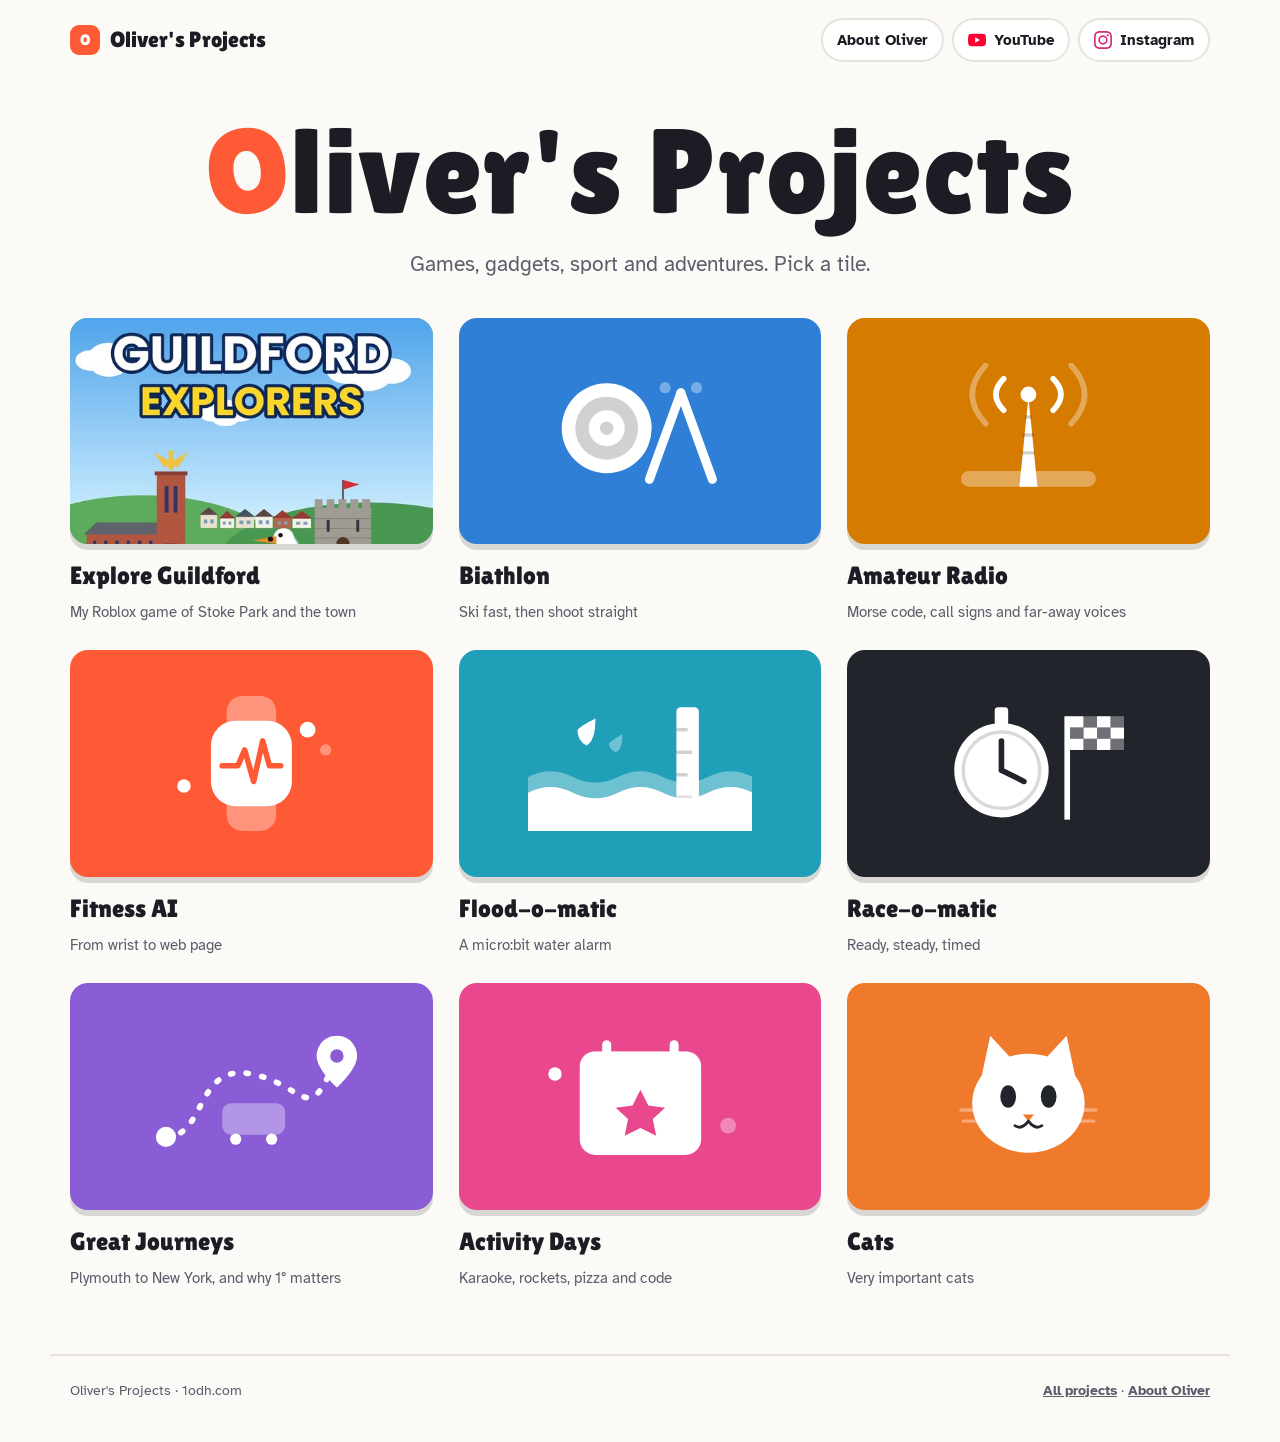
<file: index.html>
<!doctype html>
<html lang="en-GB">
<head>
<meta charset="utf-8">
<meta name="viewport" content="width=device-width, initial-scale=1, viewport-fit=cover">
<title>Oliver&#x27;s Projects</title>
<meta name="description" content="Games, gadgets, sport and adventures: everything Oliver has been making.">
<link rel="preconnect" href="https://fonts.googleapis.com">
<link rel="preconnect" href="https://fonts.gstatic.com" crossorigin>
<link rel="stylesheet" href="https://fonts.googleapis.com/css2?family=Atkinson+Hyperlegible:wght@400;700&family=Lilita+One&display=swap">
<link rel="stylesheet" href="style.css">
</head>
<body><header class="topbar">
  <a class="brand" href="index.html"><span class="brand-dot">O</span>Oliver's Projects</a>
  <nav class="nav" aria-label="Main">
    <a class="pill" href="about.html">About Oliver</a>
    <a class="pill yt" href="https://www.youtube.com/@HamTechVibes" target="_blank" rel="noopener"><svg viewBox="0 0 24 24" aria-hidden="true"><path d="M23.5 6.2a3 3 0 0 0-2.1-2.1C19.5 3.6 12 3.6 12 3.6s-7.5 0-9.4.5A3 3 0 0 0 .5 6.2 31 31 0 0 0 0 12a31 31 0 0 0 .5 5.8 3 3 0 0 0 2.1 2.1c1.9.5 9.4.5 9.4.5s7.5 0 9.4-.5a3 3 0 0 0 2.1-2.1A31 31 0 0 0 24 12a31 31 0 0 0-.5-5.8zM9.6 15.6V8.4l6.3 3.6-6.3 3.6z"/></svg>YouTube</a>
    <a class="pill ig" href="https://www.instagram.com/hamtechvibes" target="_blank" rel="noopener"><svg viewBox="0 0 24 24" aria-hidden="true"><path d="M12 2.2c3.2 0 3.6 0 4.8.1 3.3.1 4.8 1.7 4.9 4.9.1 1.3.1 1.6.1 4.8s0 3.6-.1 4.8c-.1 3.2-1.7 4.8-4.9 4.9-1.3.1-1.6.1-4.8.1s-3.6 0-4.8-.1c-3.3-.1-4.8-1.7-4.9-4.9C2.2 15.6 2.2 15.2 2.2 12s0-3.6.1-4.8C2.4 3.9 3.9 2.4 7.2 2.3 8.4 2.2 8.8 2.2 12 2.2zM12 0C8.7 0 8.3 0 7.1.1 2.7.3.3 2.7.1 7.1 0 8.3 0 8.7 0 12s0 3.7.1 4.9c.2 4.4 2.6 6.8 7 7C8.3 24 8.7 24 12 24s3.7 0 4.9-.1c4.4-.2 6.8-2.6 7-7 .1-1.2.1-1.6.1-4.9s0-3.7-.1-4.9c-.2-4.4-2.6-6.8-7-7C15.7 0 15.3 0 12 0zm0 5.8a6.2 6.2 0 1 0 0 12.4 6.2 6.2 0 0 0 0-12.4zM12 16a4 4 0 1 1 0-8 4 4 0 0 1 0 8zm6.4-11.8a1.4 1.4 0 1 0 0 2.9 1.4 1.4 0 0 0 0-2.9z"/></svg>Instagram</a>
  </nav>
</header>
<section class="home-hero">
  <h1><span class="o">O</span>liver's Projects</h1>
  <p>Games, gadgets, sport and adventures. Pick a tile.</p>
</section>
<main class="grid">
  <a class="tile" href="explore-guildford.html" style="--c: var(--t-guildford)">
    <div class="tile-art"><img src="guildford-explorers-icon.jpg" alt="" loading="lazy"></div>
    <span class="tile-name">Explore Guildford</span>
    <span class="tile-sub">My Roblox game of Stoke Park and the town</span>
  </a>
  <a class="tile" href="biathlon.html" style="--c: var(--t-biathlon)">
    <div class="tile-art"><svg viewBox="0 0 200 120" aria-hidden="true">
<circle cx="70" cy="58" r="40" fill="#fff"/><circle cx="70" cy="58" r="28" fill="rgba(0,0,0,.18)"/><circle cx="70" cy="58" r="16" fill="#fff"/><circle cx="70" cy="58" r="6" fill="rgba(0,0,0,.18)"/>
<rect x="118" y="20" width="8" height="90" rx="4" transform="rotate(20 122 65)" fill="#fff"/><rect x="146" y="20" width="8" height="90" rx="4" transform="rotate(-20 150 65)" fill="#fff"/>
<circle cx="150" cy="22" r="5" fill="rgba(255,255,255,.35)"/><circle cx="122" cy="22" r="5" fill="rgba(255,255,255,.35)"/>
</svg></div>
    <span class="tile-name">Biathlon</span>
    <span class="tile-sub">Ski fast, then shoot straight</span>
  </a>
  <a class="tile" href="amateur-radio.html" style="--c: var(--t-radio)">
    <div class="tile-art"><svg viewBox="0 0 200 120" aria-hidden="true">
<path d="M92 110 L100 30 L108 110Z" fill="#fff"/><path d="M94 80 H106 M95 64 H105 M97 48 H103" stroke="rgba(0,0,0,.18)" stroke-width="3"/>
<circle cx="100" cy="28" r="7" fill="#fff"/>
<path d="M78 14 Q64 28 78 42 M122 14 Q136 28 122 42" fill="none" stroke="#fff" stroke-width="5" stroke-linecap="round"/>
<path d="M62 2 Q38 28 62 54 M138 2 Q162 28 138 54" fill="none" stroke="rgba(255,255,255,.35)" stroke-width="5" stroke-linecap="round"/>
<rect x="40" y="96" width="120" height="14" rx="7" fill="rgba(255,255,255,.35)"/>
</svg></div>
    <span class="tile-name">Amateur Radio</span>
    <span class="tile-sub">Morse code, call signs and far-away voices</span>
  </a>
  <a class="tile" href="fitness-ai.html" style="--c: var(--t-fitness)">
    <div class="tile-art"><svg viewBox="0 0 200 120" aria-hidden="true">
<rect x="78" y="0" width="44" height="120" rx="14" fill="rgba(255,255,255,.35)"/>
<rect x="64" y="22" width="72" height="76" rx="22" fill="#fff"/>
<path d="M74 62 H88 L94 48 L102 76 L110 40 L116 62 H126" fill="none" stroke="#ff5a36" stroke-width="5" stroke-linecap="round" stroke-linejoin="round"/>
<circle cx="150" cy="30" r="7" fill="#fff"/><circle cx="166" cy="48" r="5" fill="rgba(255,255,255,.35)"/><circle cx="40" cy="80" r="6" fill="#fff"/>
</svg></div>
    <span class="tile-name">Fitness AI</span>
    <span class="tile-sub">From wrist to web page</span>
  </a>
  <a class="tile" href="flood-o-matic.html" style="--c: var(--t-flood)">
    <div class="tile-art"><svg viewBox="0 0 200 120" aria-hidden="true">
<rect x="132" y="10" width="20" height="100" rx="4" fill="#fff"/>
<path d="M132 30 H142 M132 50 H146 M132 70 H142 M132 90 H146" stroke="rgba(0,0,0,.18)" stroke-width="3"/>
<path d="M0 72 Q20 62 40 72 T80 72 T120 72 T160 72 T200 72 V120 H0Z" fill="rgba(255,255,255,.35)"/>
<path d="M0 86 Q20 76 40 86 T80 86 T120 86 T160 86 T200 86 V120 H0Z" fill="#fff"/>
<path d="M60 20 Q60 40 52 44 Q44 40 44 30 Q48 26 60 20Z" fill="#fff"/><path d="M84 34 Q84 48 78 50 Q72 48 72 42 Q75 39 84 34Z" fill="rgba(255,255,255,.35)"/>
</svg></div>
    <span class="tile-name">Flood-o-matic</span>
    <span class="tile-sub">A micro:bit water alarm</span>
  </a>
  <a class="tile" href="race-o-matic.html" style="--c: var(--t-race)">
    <div class="tile-art"><svg viewBox="0 0 200 120" aria-hidden="true">
<circle cx="76" cy="66" r="42" fill="#fff"/><rect x="70" y="10" width="12" height="16" rx="3" fill="#fff"/>
<circle cx="76" cy="66" r="34" fill="none" stroke="rgba(0,0,0,.15)" stroke-width="3"/>
<path d="M76 66 L76 40 M76 66 L96 76" stroke="#22242b" stroke-width="5" stroke-linecap="round"/>
<rect x="132" y="18" width="5" height="92" fill="#fff"/>
<g fill="#fff"><rect x="137" y="18" width="12" height="10"/><rect x="161" y="18" width="12" height="10"/><rect x="149" y="28" width="12" height="10"/><rect x="173" y="28" width="12" height="10"/><rect x="137" y="38" width="12" height="10"/><rect x="161" y="38" width="12" height="10"/></g>
<g fill="rgba(255,255,255,.35)"><rect x="149" y="18" width="12" height="10"/><rect x="173" y="18" width="12" height="10"/><rect x="137" y="28" width="12" height="10"/><rect x="161" y="28" width="12" height="10"/><rect x="149" y="38" width="12" height="10"/><rect x="173" y="38" width="12" height="10"/></g>
</svg></div>
    <span class="tile-name">Race-o-matic</span>
    <span class="tile-sub">Ready, steady, timed</span>
  </a>
  <a class="tile" href="great-journeys.html" style="--c: var(--t-journeys)">
    <div class="tile-art"><svg viewBox="0 0 200 120" aria-hidden="true">
<path d="M24 96 C60 96 50 30 100 40 S150 90 176 24" fill="none" stroke="#fff" stroke-width="5" stroke-dasharray="2 12" stroke-linecap="round"/>
<circle cx="24" cy="96" r="9" fill="#fff"/>
<path d="M176 6 C164 6 158 16 158 24 C158 36 176 52 176 52 C176 52 194 36 194 24 C194 16 188 6 176 6Z" fill="#fff"/><circle cx="176" cy="24" r="6" fill="#8a5cd6"/>
<rect x="74" y="66" width="56" height="28" rx="8" fill="rgba(255,255,255,.35)"/><circle cx="86" cy="98" r="5" fill="#fff"/><circle cx="118" cy="98" r="5" fill="#fff"/>
</svg></div>
    <span class="tile-name">Great Journeys</span>
    <span class="tile-sub">Plymouth to New York, and why 1° matters</span>
  </a>
  <a class="tile" href="activity-days.html" style="--c: var(--t-activity)">
    <div class="tile-art"><svg viewBox="0 0 200 120" aria-hidden="true">
<rect x="46" y="20" width="108" height="92" rx="14" fill="#fff"/><rect x="46" y="20" width="108" height="24" rx="12" fill="rgba(255,255,255,.35)"/>
<rect x="66" y="10" width="8" height="20" rx="4" fill="#fff"/><rect x="126" y="10" width="8" height="20" rx="4" fill="#fff"/>
<path d="M100 54 L107 68 L122 70 L111 80 L114 95 L100 88 L86 95 L89 80 L78 70 L93 68Z" fill="#e9488f"/>
<circle cx="24" cy="40" r="6" fill="#fff"/><circle cx="178" cy="86" r="7" fill="rgba(255,255,255,.35)"/>
</svg></div>
    <span class="tile-name">Activity Days</span>
    <span class="tile-sub">Karaoke, rockets, pizza and code</span>
  </a>
  <a class="tile" href="cats.html" style="--c: var(--t-cats)">
    <div class="tile-art"><svg viewBox="0 0 200 120" aria-hidden="true">
<path d="M58 44 L66 6 L92 34Z" fill="#fff"/><path d="M142 44 L134 6 L108 34Z" fill="#fff"/>
<ellipse cx="100" cy="66" rx="50" ry="44" fill="#fff"/>
<ellipse cx="82" cy="60" rx="7" ry="10" fill="#22242b"/><ellipse cx="118" cy="60" rx="7" ry="10" fill="#22242b"/>
<path d="M95 76 L105 76 L100 82Z" fill="#f07a2c"/>
<path d="M100 82 Q94 90 88 86 M100 82 Q106 90 112 86" fill="none" stroke="#22242b" stroke-width="2.5" stroke-linecap="round"/>
<path d="M40 72 H70 M42 82 H70 M130 72 H160 M130 82 H158" stroke="rgba(255,255,255,.35)" stroke-width="3" stroke-linecap="round"/>
</svg></div>
    <span class="tile-name">Cats</span>
    <span class="tile-sub">Very important cats</span>
  </a>
</main>
<footer class="site">
  <span>Oliver's Projects · 1odh.com</span>
  <span><a href="index.html">All projects</a> · <a href="about.html">About Oliver</a></span>
</footer>
</body>
</html>
</file>
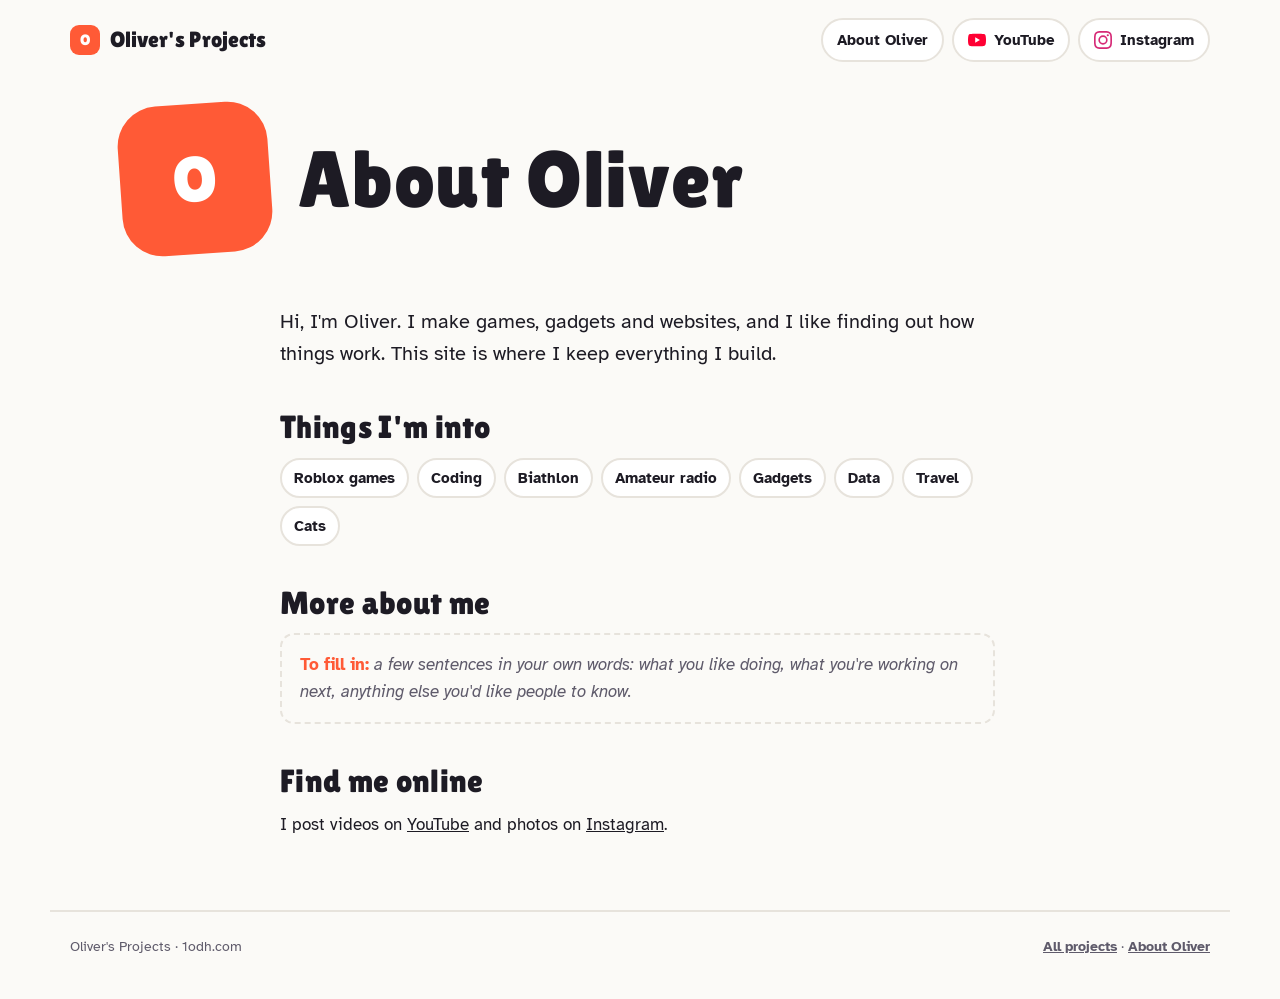
<file: about.html>
<!doctype html>
<html lang="en-GB">
<head>
<meta charset="utf-8">
<meta name="viewport" content="width=device-width, initial-scale=1, viewport-fit=cover">
<title>About Oliver · Oliver&#x27;s Projects</title>
<meta name="description" content="Who Oliver is and what he likes making.">
<link rel="preconnect" href="https://fonts.googleapis.com">
<link rel="preconnect" href="https://fonts.gstatic.com" crossorigin>
<link rel="stylesheet" href="https://fonts.googleapis.com/css2?family=Atkinson+Hyperlegible:wght@400;700&family=Lilita+One&display=swap">
<link rel="stylesheet" href="style.css">
</head>
<body><header class="topbar">
  <a class="brand" href="index.html"><span class="brand-dot">O</span>Oliver's Projects</a>
  <nav class="nav" aria-label="Main">
    <a class="pill" href="about.html">About Oliver</a>
    <a class="pill yt" href="https://www.youtube.com/@HamTechVibes" target="_blank" rel="noopener"><svg viewBox="0 0 24 24" aria-hidden="true"><path d="M23.5 6.2a3 3 0 0 0-2.1-2.1C19.5 3.6 12 3.6 12 3.6s-7.5 0-9.4.5A3 3 0 0 0 .5 6.2 31 31 0 0 0 0 12a31 31 0 0 0 .5 5.8 3 3 0 0 0 2.1 2.1c1.9.5 9.4.5 9.4.5s7.5 0 9.4-.5a3 3 0 0 0 2.1-2.1A31 31 0 0 0 24 12a31 31 0 0 0-.5-5.8zM9.6 15.6V8.4l6.3 3.6-6.3 3.6z"/></svg>YouTube</a>
    <a class="pill ig" href="https://www.instagram.com/hamtechvibes" target="_blank" rel="noopener"><svg viewBox="0 0 24 24" aria-hidden="true"><path d="M12 2.2c3.2 0 3.6 0 4.8.1 3.3.1 4.8 1.7 4.9 4.9.1 1.3.1 1.6.1 4.8s0 3.6-.1 4.8c-.1 3.2-1.7 4.8-4.9 4.9-1.3.1-1.6.1-4.8.1s-3.6 0-4.8-.1c-3.3-.1-4.8-1.7-4.9-4.9C2.2 15.6 2.2 15.2 2.2 12s0-3.6.1-4.8C2.4 3.9 3.9 2.4 7.2 2.3 8.4 2.2 8.8 2.2 12 2.2zM12 0C8.7 0 8.3 0 7.1.1 2.7.3.3 2.7.1 7.1 0 8.3 0 8.7 0 12s0 3.7.1 4.9c.2 4.4 2.6 6.8 7 7C8.3 24 8.7 24 12 24s3.7 0 4.9-.1c4.4-.2 6.8-2.6 7-7 .1-1.2.1-1.6.1-4.9s0-3.7-.1-4.9c-.2-4.4-2.6-6.8-7-7C15.7 0 15.3 0 12 0zm0 5.8a6.2 6.2 0 1 0 0 12.4 6.2 6.2 0 0 0 0-12.4zM12 16a4 4 0 1 1 0-8 4 4 0 0 1 0 8zm6.4-11.8a1.4 1.4 0 1 0 0 2.9 1.4 1.4 0 0 0 0-2.9z"/></svg>Instagram</a>
  </nav>
</header>
<section class="about-hero">
  <div class="avatar"><span>O</span></div>
  <div>
    <h1>About Oliver</h1>
  </div>
</section>
<main class="content" style="--c: var(--accent)">
  <div class="block">
    <p style="font-size:20px">Hi, I'm Oliver. I make games, gadgets and websites, and I like finding out how things work. This site is where I keep everything I build.</p>
  </div>
  <div class="block"><h2>Things I'm into</h2><div class="tags"><span class="tag">Roblox games</span><span class="tag">Coding</span><span class="tag">Biathlon</span><span class="tag">Amateur radio</span><span class="tag">Gadgets</span><span class="tag">Data</span><span class="tag">Travel</span><span class="tag">Cats</span></div></div>
  <div class="block"><h2>More about me</h2>
    <p class="todo">a few sentences in your own words: what you like doing, what you're working on next, anything else you'd like people to know.</p>
  </div>
  <div class="block"><h2>Find me online</h2>
    <p>I post videos on <a href="https://www.youtube.com/@HamTechVibes" target="_blank" rel="noopener">YouTube</a> and photos on <a href="https://www.instagram.com/hamtechvibes" target="_blank" rel="noopener">Instagram</a>.</p>
  </div>
</main>
<footer class="site">
  <span>Oliver's Projects · 1odh.com</span>
  <span><a href="index.html">All projects</a> · <a href="about.html">About Oliver</a></span>
</footer>
</body>
</html>
</file>
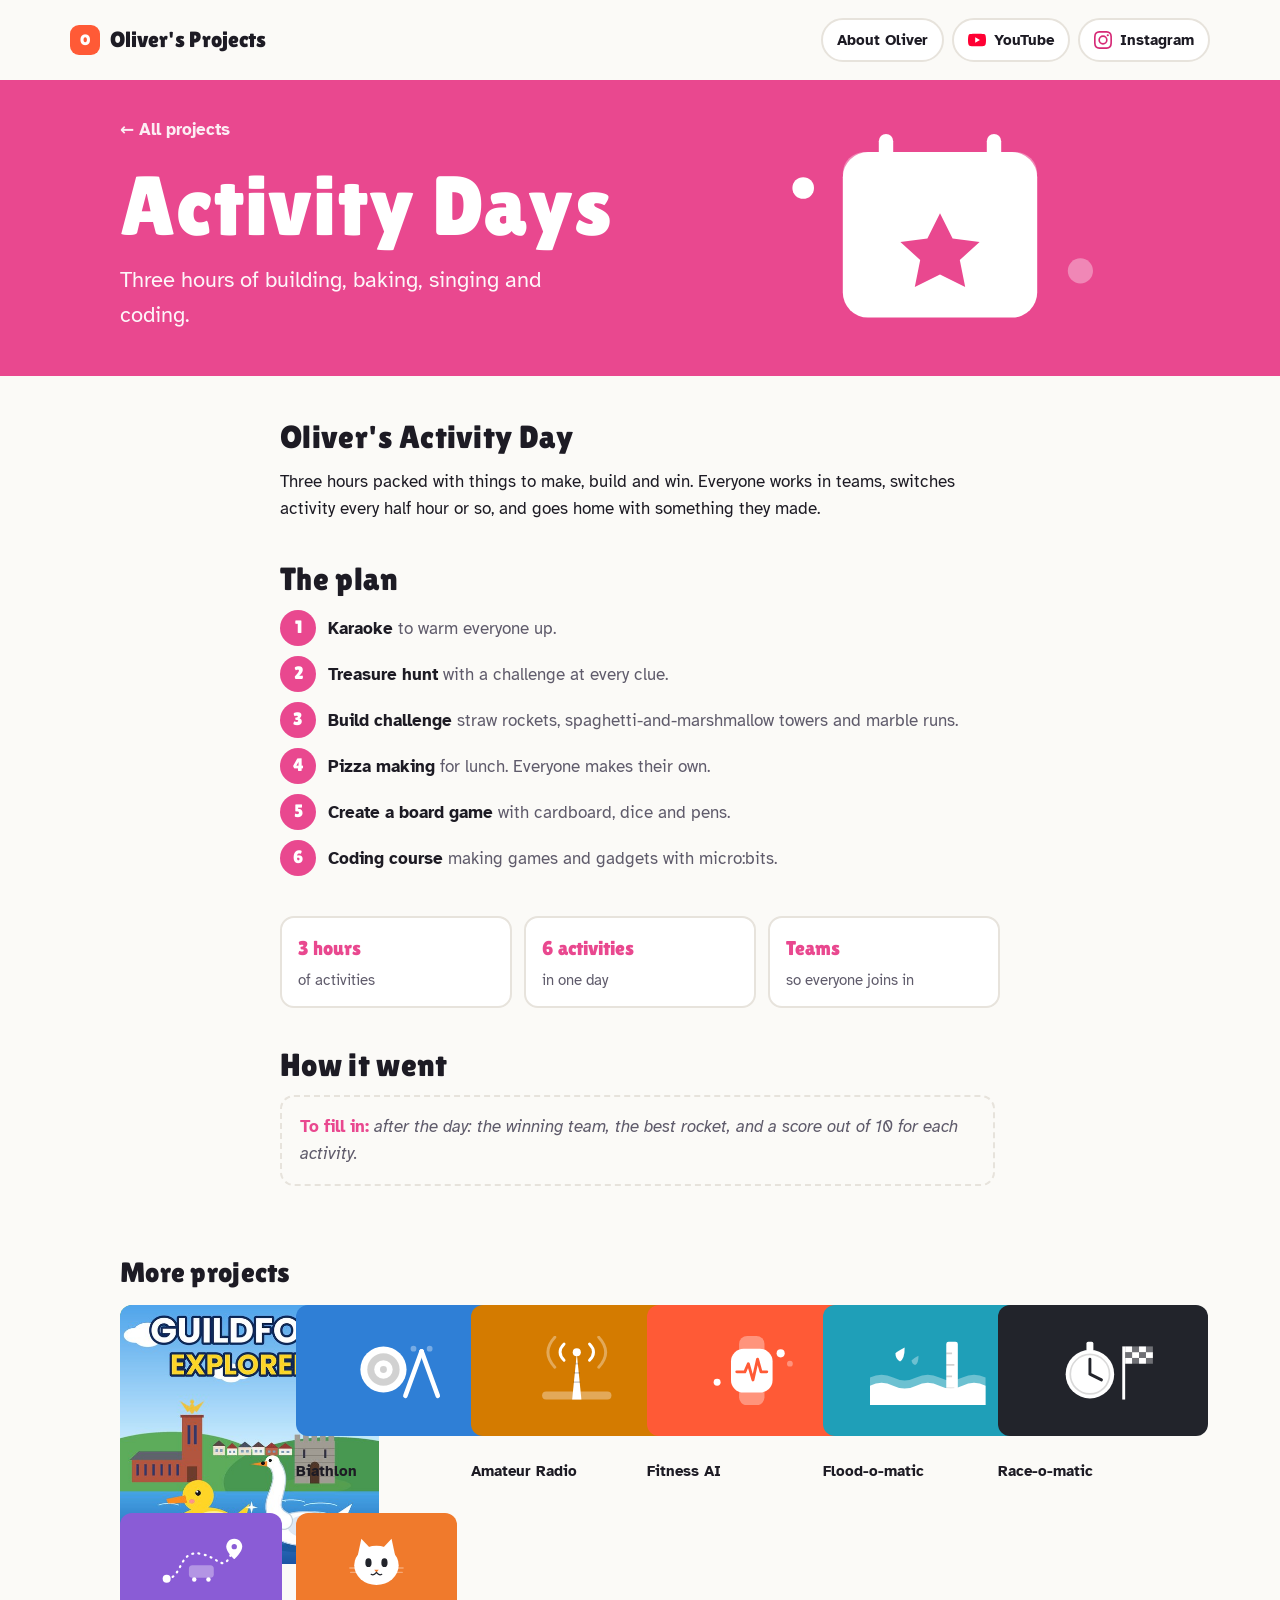
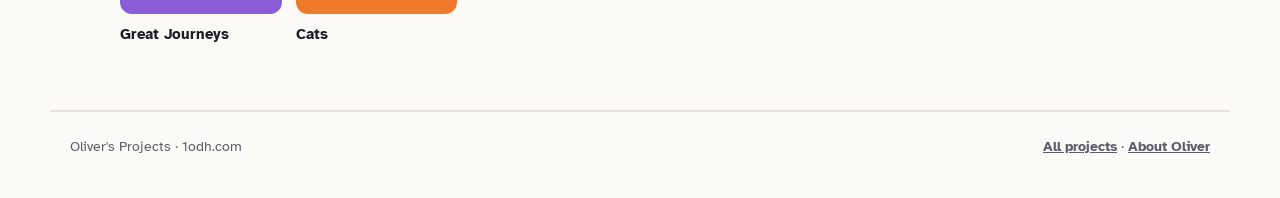
<file: activity-days.html>
<!doctype html>
<html lang="en-GB">
<head>
<meta charset="utf-8">
<meta name="viewport" content="width=device-width, initial-scale=1, viewport-fit=cover">
<title>Activity Days · Oliver&#x27;s Projects</title>
<meta name="description" content="Three hours of building, baking, singing and coding.">
<link rel="preconnect" href="https://fonts.googleapis.com">
<link rel="preconnect" href="https://fonts.gstatic.com" crossorigin>
<link rel="stylesheet" href="https://fonts.googleapis.com/css2?family=Atkinson+Hyperlegible:wght@400;700&family=Lilita+One&display=swap">
<link rel="stylesheet" href="style.css">
</head>
<body><header class="topbar">
  <a class="brand" href="index.html"><span class="brand-dot">O</span>Oliver's Projects</a>
  <nav class="nav" aria-label="Main">
    <a class="pill" href="about.html">About Oliver</a>
    <a class="pill yt" href="https://www.youtube.com/@HamTechVibes" target="_blank" rel="noopener"><svg viewBox="0 0 24 24" aria-hidden="true"><path d="M23.5 6.2a3 3 0 0 0-2.1-2.1C19.5 3.6 12 3.6 12 3.6s-7.5 0-9.4.5A3 3 0 0 0 .5 6.2 31 31 0 0 0 0 12a31 31 0 0 0 .5 5.8 3 3 0 0 0 2.1 2.1c1.9.5 9.4.5 9.4.5s7.5 0 9.4-.5a3 3 0 0 0 2.1-2.1A31 31 0 0 0 24 12a31 31 0 0 0-.5-5.8zM9.6 15.6V8.4l6.3 3.6-6.3 3.6z"/></svg>YouTube</a>
    <a class="pill ig" href="https://www.instagram.com/hamtechvibes" target="_blank" rel="noopener"><svg viewBox="0 0 24 24" aria-hidden="true"><path d="M12 2.2c3.2 0 3.6 0 4.8.1 3.3.1 4.8 1.7 4.9 4.9.1 1.3.1 1.6.1 4.8s0 3.6-.1 4.8c-.1 3.2-1.7 4.8-4.9 4.9-1.3.1-1.6.1-4.8.1s-3.6 0-4.8-.1c-3.3-.1-4.8-1.7-4.9-4.9C2.2 15.6 2.2 15.2 2.2 12s0-3.6.1-4.8C2.4 3.9 3.9 2.4 7.2 2.3 8.4 2.2 8.8 2.2 12 2.2zM12 0C8.7 0 8.3 0 7.1.1 2.7.3.3 2.7.1 7.1 0 8.3 0 8.7 0 12s0 3.7.1 4.9c.2 4.4 2.6 6.8 7 7C8.3 24 8.7 24 12 24s3.7 0 4.9-.1c4.4-.2 6.8-2.6 7-7 .1-1.2.1-1.6.1-4.9s0-3.7-.1-4.9c-.2-4.4-2.6-6.8-7-7C15.7 0 15.3 0 12 0zm0 5.8a6.2 6.2 0 1 0 0 12.4 6.2 6.2 0 0 0 0-12.4zM12 16a4 4 0 1 1 0-8 4 4 0 0 1 0 8zm6.4-11.8a1.4 1.4 0 1 0 0 2.9 1.4 1.4 0 0 0 0-2.9z"/></svg>Instagram</a>
  </nav>
</header>
<div style="--c: var(--t-activity)">
<section class="p-hero">
  <div class="p-hero-inner">
    <div>
      <a class="back" href="index.html">← All projects</a>
      <h1>Activity Days</h1>
      <p class="tagline">Three hours of building, baking, singing and coding.</p>
    </div>
    <svg viewBox="0 0 200 120" aria-hidden="true">
<rect x="46" y="20" width="108" height="92" rx="14" fill="#fff"/><rect x="46" y="20" width="108" height="24" rx="12" fill="rgba(255,255,255,.35)"/>
<rect x="66" y="10" width="8" height="20" rx="4" fill="#fff"/><rect x="126" y="10" width="8" height="20" rx="4" fill="#fff"/>
<path d="M100 54 L107 68 L122 70 L111 80 L114 95 L100 88 L86 95 L89 80 L78 70 L93 68Z" fill="#e9488f"/>
<circle cx="24" cy="40" r="6" fill="#fff"/><circle cx="178" cy="86" r="7" fill="rgba(255,255,255,.35)"/>
</svg>
  </div>
</section>
<main class="content">
<div class="block"><h2>Oliver's Activity Day</h2>
<p>Three hours packed with things to make, build and win. Everyone works in teams, switches activity every half hour or so, and goes home with something they made.</p></div>
<div class="block"><h2>The plan</h2>
<ol class="steps">
<li><div><strong>Karaoke</strong> <span>to warm everyone up.</span></div></li>
<li><div><strong>Treasure hunt</strong> <span>with a challenge at every clue.</span></div></li>
<li><div><strong>Build challenge</strong> <span>straw rockets, spaghetti-and-marshmallow towers and marble runs.</span></div></li>
<li><div><strong>Pizza making</strong> <span>for lunch. Everyone makes their own.</span></div></li>
<li><div><strong>Create a board game</strong> <span>with cardboard, dice and pens.</span></div></li>
<li><div><strong>Coding course</strong> <span>making games and gadgets with micro:bits.</span></div></li>
</ol></div>
<div class="facts">
<div class="fact"><b>3 hours</b><span>of activities</span></div>
<div class="fact"><b>6 activities</b><span>in one day</span></div>
<div class="fact"><b>Teams</b><span>so everyone joins in</span></div>
</div>
<div class="block"><h2>How it went</h2>
<p class="todo">after the day: the winning team, the best rocket, and a score out of 10 for each activity.</p></div>
</main>
</div>
<section class="more">
  <h2>More projects</h2>
  <div class="more-row">
<a href="explore-guildford.html" style="--c: var(--t-guildford)"><span class="mini"><img src="guildford-explorers-icon.jpg" alt="" loading="lazy"></span>Explore Guildford</a>
<a href="biathlon.html" style="--c: var(--t-biathlon)"><span class="mini"><svg viewBox="0 0 200 120" aria-hidden="true">
<circle cx="70" cy="58" r="40" fill="#fff"/><circle cx="70" cy="58" r="28" fill="rgba(0,0,0,.18)"/><circle cx="70" cy="58" r="16" fill="#fff"/><circle cx="70" cy="58" r="6" fill="rgba(0,0,0,.18)"/>
<rect x="118" y="20" width="8" height="90" rx="4" transform="rotate(20 122 65)" fill="#fff"/><rect x="146" y="20" width="8" height="90" rx="4" transform="rotate(-20 150 65)" fill="#fff"/>
<circle cx="150" cy="22" r="5" fill="rgba(255,255,255,.35)"/><circle cx="122" cy="22" r="5" fill="rgba(255,255,255,.35)"/>
</svg></span>Biathlon</a>
<a href="amateur-radio.html" style="--c: var(--t-radio)"><span class="mini"><svg viewBox="0 0 200 120" aria-hidden="true">
<path d="M92 110 L100 30 L108 110Z" fill="#fff"/><path d="M94 80 H106 M95 64 H105 M97 48 H103" stroke="rgba(0,0,0,.18)" stroke-width="3"/>
<circle cx="100" cy="28" r="7" fill="#fff"/>
<path d="M78 14 Q64 28 78 42 M122 14 Q136 28 122 42" fill="none" stroke="#fff" stroke-width="5" stroke-linecap="round"/>
<path d="M62 2 Q38 28 62 54 M138 2 Q162 28 138 54" fill="none" stroke="rgba(255,255,255,.35)" stroke-width="5" stroke-linecap="round"/>
<rect x="40" y="96" width="120" height="14" rx="7" fill="rgba(255,255,255,.35)"/>
</svg></span>Amateur Radio</a>
<a href="fitness-ai.html" style="--c: var(--t-fitness)"><span class="mini"><svg viewBox="0 0 200 120" aria-hidden="true">
<rect x="78" y="0" width="44" height="120" rx="14" fill="rgba(255,255,255,.35)"/>
<rect x="64" y="22" width="72" height="76" rx="22" fill="#fff"/>
<path d="M74 62 H88 L94 48 L102 76 L110 40 L116 62 H126" fill="none" stroke="#ff5a36" stroke-width="5" stroke-linecap="round" stroke-linejoin="round"/>
<circle cx="150" cy="30" r="7" fill="#fff"/><circle cx="166" cy="48" r="5" fill="rgba(255,255,255,.35)"/><circle cx="40" cy="80" r="6" fill="#fff"/>
</svg></span>Fitness AI</a>
<a href="flood-o-matic.html" style="--c: var(--t-flood)"><span class="mini"><svg viewBox="0 0 200 120" aria-hidden="true">
<rect x="132" y="10" width="20" height="100" rx="4" fill="#fff"/>
<path d="M132 30 H142 M132 50 H146 M132 70 H142 M132 90 H146" stroke="rgba(0,0,0,.18)" stroke-width="3"/>
<path d="M0 72 Q20 62 40 72 T80 72 T120 72 T160 72 T200 72 V120 H0Z" fill="rgba(255,255,255,.35)"/>
<path d="M0 86 Q20 76 40 86 T80 86 T120 86 T160 86 T200 86 V120 H0Z" fill="#fff"/>
<path d="M60 20 Q60 40 52 44 Q44 40 44 30 Q48 26 60 20Z" fill="#fff"/><path d="M84 34 Q84 48 78 50 Q72 48 72 42 Q75 39 84 34Z" fill="rgba(255,255,255,.35)"/>
</svg></span>Flood-o-matic</a>
<a href="race-o-matic.html" style="--c: var(--t-race)"><span class="mini"><svg viewBox="0 0 200 120" aria-hidden="true">
<circle cx="76" cy="66" r="42" fill="#fff"/><rect x="70" y="10" width="12" height="16" rx="3" fill="#fff"/>
<circle cx="76" cy="66" r="34" fill="none" stroke="rgba(0,0,0,.15)" stroke-width="3"/>
<path d="M76 66 L76 40 M76 66 L96 76" stroke="#22242b" stroke-width="5" stroke-linecap="round"/>
<rect x="132" y="18" width="5" height="92" fill="#fff"/>
<g fill="#fff"><rect x="137" y="18" width="12" height="10"/><rect x="161" y="18" width="12" height="10"/><rect x="149" y="28" width="12" height="10"/><rect x="173" y="28" width="12" height="10"/><rect x="137" y="38" width="12" height="10"/><rect x="161" y="38" width="12" height="10"/></g>
<g fill="rgba(255,255,255,.35)"><rect x="149" y="18" width="12" height="10"/><rect x="173" y="18" width="12" height="10"/><rect x="137" y="28" width="12" height="10"/><rect x="161" y="28" width="12" height="10"/><rect x="149" y="38" width="12" height="10"/><rect x="173" y="38" width="12" height="10"/></g>
</svg></span>Race-o-matic</a>
<a href="great-journeys.html" style="--c: var(--t-journeys)"><span class="mini"><svg viewBox="0 0 200 120" aria-hidden="true">
<path d="M24 96 C60 96 50 30 100 40 S150 90 176 24" fill="none" stroke="#fff" stroke-width="5" stroke-dasharray="2 12" stroke-linecap="round"/>
<circle cx="24" cy="96" r="9" fill="#fff"/>
<path d="M176 6 C164 6 158 16 158 24 C158 36 176 52 176 52 C176 52 194 36 194 24 C194 16 188 6 176 6Z" fill="#fff"/><circle cx="176" cy="24" r="6" fill="#8a5cd6"/>
<rect x="74" y="66" width="56" height="28" rx="8" fill="rgba(255,255,255,.35)"/><circle cx="86" cy="98" r="5" fill="#fff"/><circle cx="118" cy="98" r="5" fill="#fff"/>
</svg></span>Great Journeys</a>
<a href="cats.html" style="--c: var(--t-cats)"><span class="mini"><svg viewBox="0 0 200 120" aria-hidden="true">
<path d="M58 44 L66 6 L92 34Z" fill="#fff"/><path d="M142 44 L134 6 L108 34Z" fill="#fff"/>
<ellipse cx="100" cy="66" rx="50" ry="44" fill="#fff"/>
<ellipse cx="82" cy="60" rx="7" ry="10" fill="#22242b"/><ellipse cx="118" cy="60" rx="7" ry="10" fill="#22242b"/>
<path d="M95 76 L105 76 L100 82Z" fill="#f07a2c"/>
<path d="M100 82 Q94 90 88 86 M100 82 Q106 90 112 86" fill="none" stroke="#22242b" stroke-width="2.5" stroke-linecap="round"/>
<path d="M40 72 H70 M42 82 H70 M130 72 H160 M130 82 H158" stroke="rgba(255,255,255,.35)" stroke-width="3" stroke-linecap="round"/>
</svg></span>Cats</a>
  </div>
</section>
<footer class="site">
  <span>Oliver's Projects · 1odh.com</span>
  <span><a href="index.html">All projects</a> · <a href="about.html">About Oliver</a></span>
</footer>
</body>
</html>
</file>
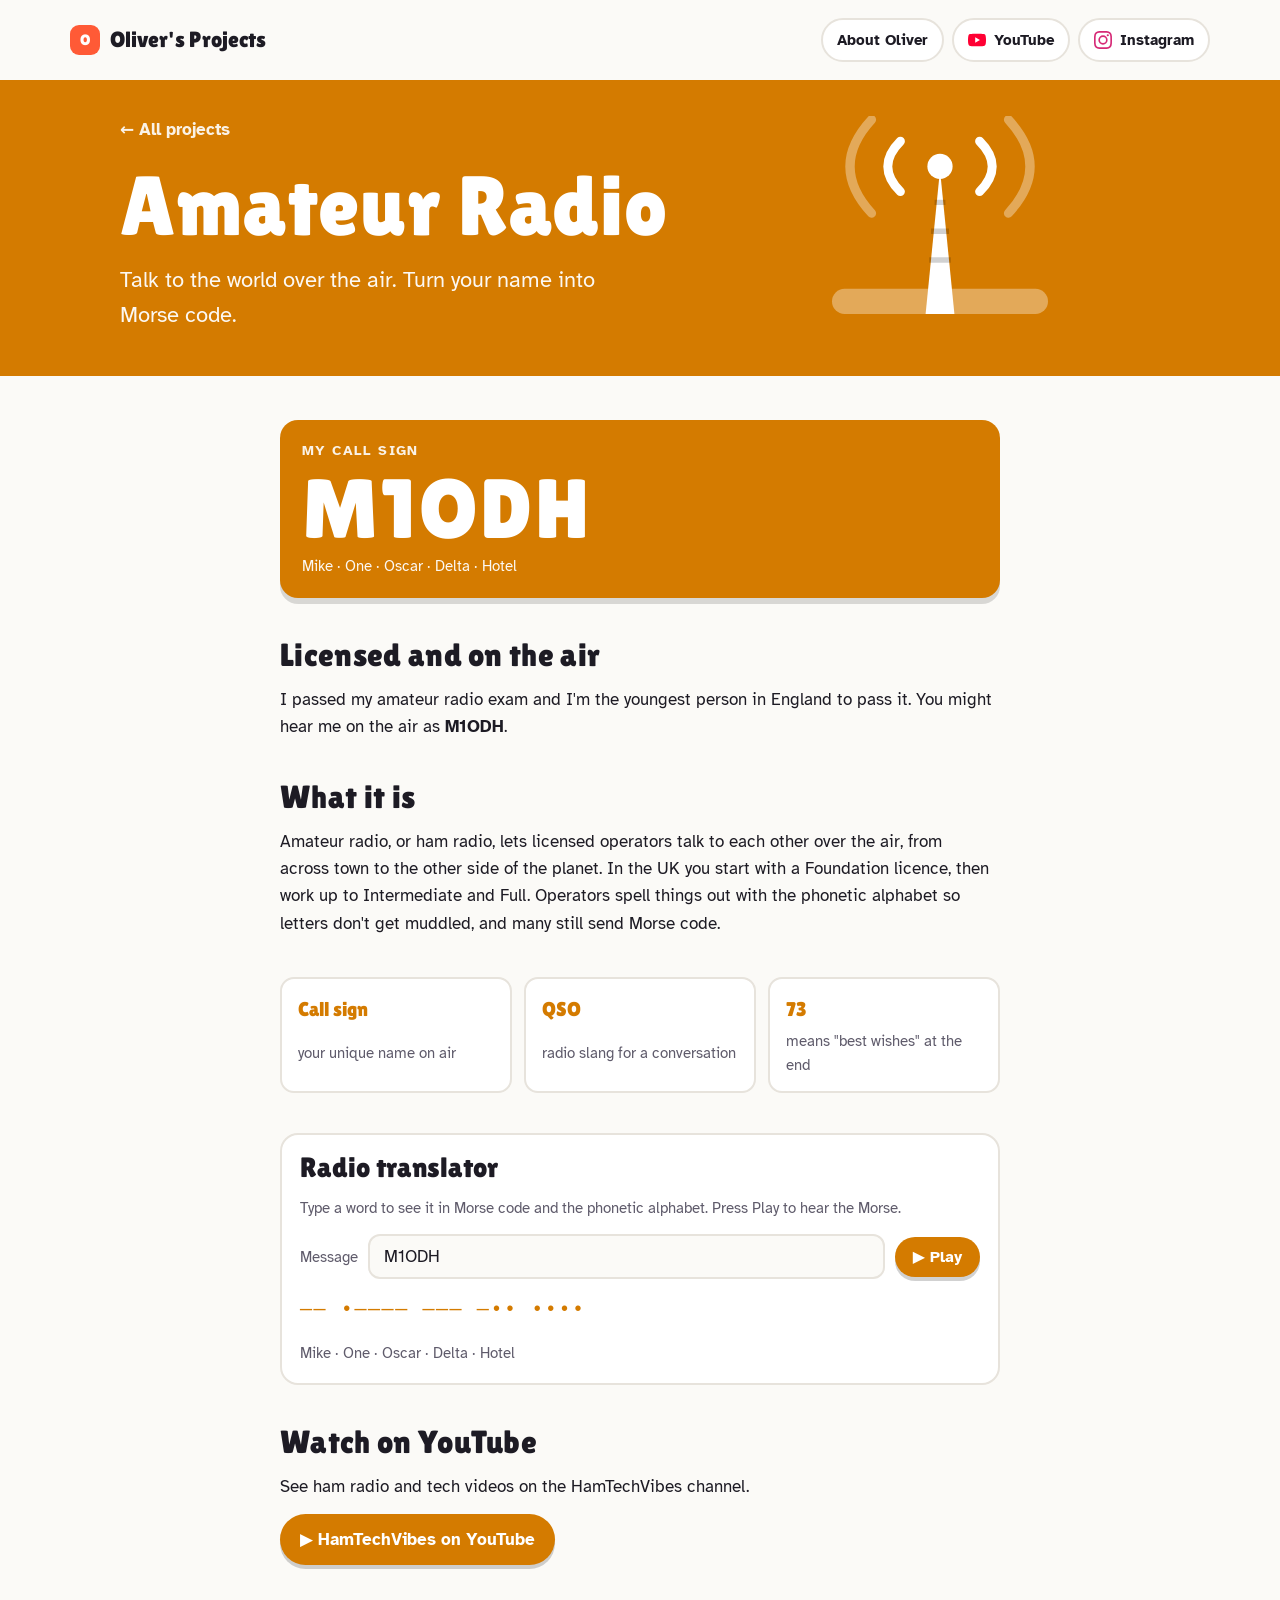
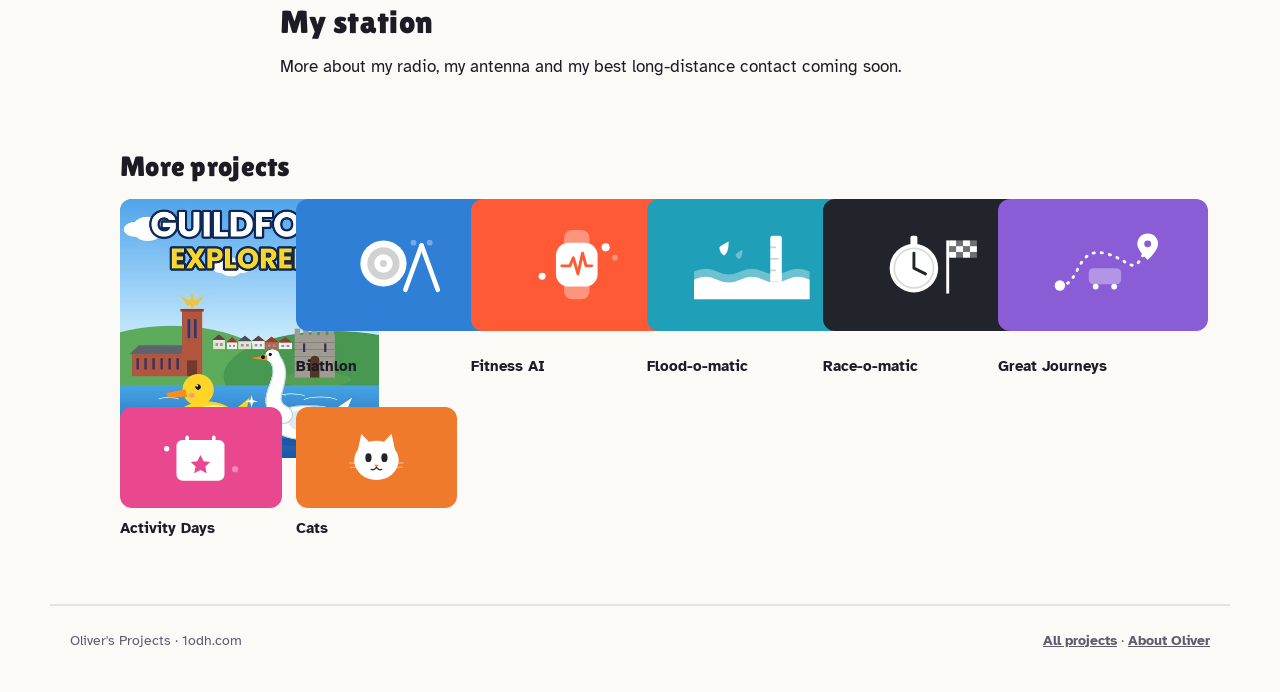
<file: amateur-radio.html>
<!doctype html>
<html lang="en-GB">
<head>
<meta charset="utf-8">
<meta name="viewport" content="width=device-width, initial-scale=1, viewport-fit=cover">
<title>Amateur Radio · Oliver&#x27;s Projects</title>
<meta name="description" content="Talk to the world over the air. Turn your name into Morse code.">
<link rel="preconnect" href="https://fonts.googleapis.com">
<link rel="preconnect" href="https://fonts.gstatic.com" crossorigin>
<link rel="stylesheet" href="https://fonts.googleapis.com/css2?family=Atkinson+Hyperlegible:wght@400;700&family=Lilita+One&display=swap">
<link rel="stylesheet" href="style.css">
</head>
<body><header class="topbar">
  <a class="brand" href="index.html"><span class="brand-dot">O</span>Oliver's Projects</a>
  <nav class="nav" aria-label="Main">
    <a class="pill" href="about.html">About Oliver</a>
    <a class="pill yt" href="https://www.youtube.com/@HamTechVibes" target="_blank" rel="noopener"><svg viewBox="0 0 24 24" aria-hidden="true"><path d="M23.5 6.2a3 3 0 0 0-2.1-2.1C19.5 3.6 12 3.6 12 3.6s-7.5 0-9.4.5A3 3 0 0 0 .5 6.2 31 31 0 0 0 0 12a31 31 0 0 0 .5 5.8 3 3 0 0 0 2.1 2.1c1.9.5 9.4.5 9.4.5s7.5 0 9.4-.5a3 3 0 0 0 2.1-2.1A31 31 0 0 0 24 12a31 31 0 0 0-.5-5.8zM9.6 15.6V8.4l6.3 3.6-6.3 3.6z"/></svg>YouTube</a>
    <a class="pill ig" href="https://www.instagram.com/hamtechvibes" target="_blank" rel="noopener"><svg viewBox="0 0 24 24" aria-hidden="true"><path d="M12 2.2c3.2 0 3.6 0 4.8.1 3.3.1 4.8 1.7 4.9 4.9.1 1.3.1 1.6.1 4.8s0 3.6-.1 4.8c-.1 3.2-1.7 4.8-4.9 4.9-1.3.1-1.6.1-4.8.1s-3.6 0-4.8-.1c-3.3-.1-4.8-1.7-4.9-4.9C2.2 15.6 2.2 15.2 2.2 12s0-3.6.1-4.8C2.4 3.9 3.9 2.4 7.2 2.3 8.4 2.2 8.8 2.2 12 2.2zM12 0C8.7 0 8.3 0 7.1.1 2.7.3.3 2.7.1 7.1 0 8.3 0 8.7 0 12s0 3.7.1 4.9c.2 4.4 2.6 6.8 7 7C8.3 24 8.7 24 12 24s3.7 0 4.9-.1c4.4-.2 6.8-2.6 7-7 .1-1.2.1-1.6.1-4.9s0-3.7-.1-4.9c-.2-4.4-2.6-6.8-7-7C15.7 0 15.3 0 12 0zm0 5.8a6.2 6.2 0 1 0 0 12.4 6.2 6.2 0 0 0 0-12.4zM12 16a4 4 0 1 1 0-8 4 4 0 0 1 0 8zm6.4-11.8a1.4 1.4 0 1 0 0 2.9 1.4 1.4 0 0 0 0-2.9z"/></svg>Instagram</a>
  </nav>
</header>
<div style="--c: var(--t-radio)">
<section class="p-hero">
  <div class="p-hero-inner">
    <div>
      <a class="back" href="index.html">← All projects</a>
      <h1>Amateur Radio</h1>
      <p class="tagline">Talk to the world over the air. Turn your name into Morse code.</p>
    </div>
    <svg viewBox="0 0 200 120" aria-hidden="true">
<path d="M92 110 L100 30 L108 110Z" fill="#fff"/><path d="M94 80 H106 M95 64 H105 M97 48 H103" stroke="rgba(0,0,0,.18)" stroke-width="3"/>
<circle cx="100" cy="28" r="7" fill="#fff"/>
<path d="M78 14 Q64 28 78 42 M122 14 Q136 28 122 42" fill="none" stroke="#fff" stroke-width="5" stroke-linecap="round"/>
<path d="M62 2 Q38 28 62 54 M138 2 Q162 28 138 54" fill="none" stroke="rgba(255,255,255,.35)" stroke-width="5" stroke-linecap="round"/>
<rect x="40" y="96" width="120" height="14" rx="7" fill="rgba(255,255,255,.35)"/>
</svg>
  </div>
</section>
<main class="content">
<div class="callsign"><span class="cs-label">My call sign</span><span class="cs">M1ODH</span><span class="cs-phon">Mike · One · Oscar · Delta · Hotel</span></div>
<div class="block"><h2>Licensed and on the air</h2>
<p>I passed my amateur radio exam and I'm the youngest person in England to pass it. You might hear me on the air as <strong>M1ODH</strong>.</p></div>
<div class="block"><h2>What it is</h2>
<p>Amateur radio, or ham radio, lets licensed operators talk to each other over the air, from across town to the other side of the planet. In the UK you start with a Foundation licence, then work up to Intermediate and Full. Operators spell things out with the phonetic alphabet so letters don't get muddled, and many still send Morse code.</p></div>
<div class="facts">
<div class="fact"><b>Call sign</b><span>your unique name on air</span></div>
<div class="fact"><b>QSO</b><span>radio slang for a conversation</span></div>
<div class="fact"><b>73</b><span>means "best wishes" at the end</span></div>
</div>
<div class="toy">
  <div class="toy-head"><h2>Radio translator</h2></div>
  <p class="toy-note">Type a word to see it in Morse code and the phonetic alphabet. Press Play to hear the Morse.</p>
  <div class="row">
    <label for="mo-in" class="toy-note">Message</label>
    <input type="text" id="mo-in" value="M1ODH" maxlength="40" autocomplete="off">
    <button class="btn" id="mo-play" type="button">▶ Play</button>
  </div>
  <div class="morse" id="mo-out" aria-live="polite"></div>
  <div class="toy-note" id="mo-phon"></div>
</div>
<div class="block"><h2>Watch on YouTube</h2>
<p>See ham radio and tech videos on the HamTechVibes channel.</p>
<a class="cta" href="https://www.youtube.com/@HamTechVibes" target="_blank" rel="noopener">▶ HamTechVibes on YouTube</a></div>
<div class="block"><h2>My station</h2>
<p>More about my radio, my antenna and my best long-distance contact coming soon.</p></div>
<script>
(function () {
  var M = {A:'.-',B:'-...',C:'-.-.',D:'-..',E:'.',F:'..-.',G:'--.',H:'....',I:'..',J:'.---',K:'-.-',L:'.-..',M:'--',N:'-.',O:'---',P:'.--.',Q:'--.-',R:'.-.',S:'...',T:'-',U:'..-',V:'...-',W:'.--',X:'-..-',Y:'-.--',Z:'--..',
    '0':'-----','1':'.----','2':'..---','3':'...--','4':'....-','5':'.....','6':'-....','7':'--...','8':'---..','9':'----.'};
  var P = {A:'Alfa',B:'Bravo',C:'Charlie',D:'Delta',E:'Echo',F:'Foxtrot',G:'Golf',H:'Hotel',I:'India',J:'Juliett',K:'Kilo',L:'Lima',M:'Mike',N:'November',O:'Oscar',P:'Papa',Q:'Quebec',R:'Romeo',S:'Sierra',T:'Tango',U:'Uniform',V:'Victor',W:'Whiskey',X:'X-ray',Y:'Yankee',Z:'Zulu',
    '0':'Zero','1':'One','2':'Two','3':'Three','4':'Four','5':'Five','6':'Six','7':'Seven','8':'Eight','9':'Nine'};
  var inp = document.getElementById('mo-in'), out = document.getElementById('mo-out'), phon = document.getElementById('mo-phon');
  function morse() { return inp.value.toUpperCase().split(' ').map(function (w) { return w.split('').filter(function (c) { return M[c]; }).map(function (c) { return M[c]; }).join(' '); }).filter(Boolean).join(' / '); }
  function show() {
    out.textContent = morse().replace(/\./g, '•').replace(/-/g, '—');
    phon.textContent = inp.value.toUpperCase().split('').filter(function (c) { return P[c]; }).map(function (c) { return P[c]; }).join(' · ');
  }
  inp.addEventListener('input', show); show();
  var ac = null;
  document.getElementById('mo-play').onclick = function () {
    try { ac = ac || new (window.AudioContext || window.webkitAudioContext)(); } catch (e) { return; }
    var u = 0.08, t = ac.currentTime + 0.1;
    morse().split('').forEach(function (s) {
      if (s === '.' || s === '-') {
        var len = s === '.' ? u : 3 * u, o = ac.createOscillator(), g = ac.createGain();
        o.frequency.value = 650; g.gain.setValueAtTime(0, t); g.gain.linearRampToValueAtTime(0.25, t + 0.005);
        g.gain.setValueAtTime(0.25, t + len - 0.005); g.gain.linearRampToValueAtTime(0, t + len);
        o.connect(g); g.connect(ac.destination); o.start(t); o.stop(t + len + 0.01); t += len + u;
      } else if (s === ' ') { t += 2 * u; } else if (s === '/') { t += 4 * u; }
    });
  };
})();
</script>
</main>
</div>
<section class="more">
  <h2>More projects</h2>
  <div class="more-row">
<a href="explore-guildford.html" style="--c: var(--t-guildford)"><span class="mini"><img src="guildford-explorers-icon.jpg" alt="" loading="lazy"></span>Explore Guildford</a>
<a href="biathlon.html" style="--c: var(--t-biathlon)"><span class="mini"><svg viewBox="0 0 200 120" aria-hidden="true">
<circle cx="70" cy="58" r="40" fill="#fff"/><circle cx="70" cy="58" r="28" fill="rgba(0,0,0,.18)"/><circle cx="70" cy="58" r="16" fill="#fff"/><circle cx="70" cy="58" r="6" fill="rgba(0,0,0,.18)"/>
<rect x="118" y="20" width="8" height="90" rx="4" transform="rotate(20 122 65)" fill="#fff"/><rect x="146" y="20" width="8" height="90" rx="4" transform="rotate(-20 150 65)" fill="#fff"/>
<circle cx="150" cy="22" r="5" fill="rgba(255,255,255,.35)"/><circle cx="122" cy="22" r="5" fill="rgba(255,255,255,.35)"/>
</svg></span>Biathlon</a>
<a href="fitness-ai.html" style="--c: var(--t-fitness)"><span class="mini"><svg viewBox="0 0 200 120" aria-hidden="true">
<rect x="78" y="0" width="44" height="120" rx="14" fill="rgba(255,255,255,.35)"/>
<rect x="64" y="22" width="72" height="76" rx="22" fill="#fff"/>
<path d="M74 62 H88 L94 48 L102 76 L110 40 L116 62 H126" fill="none" stroke="#ff5a36" stroke-width="5" stroke-linecap="round" stroke-linejoin="round"/>
<circle cx="150" cy="30" r="7" fill="#fff"/><circle cx="166" cy="48" r="5" fill="rgba(255,255,255,.35)"/><circle cx="40" cy="80" r="6" fill="#fff"/>
</svg></span>Fitness AI</a>
<a href="flood-o-matic.html" style="--c: var(--t-flood)"><span class="mini"><svg viewBox="0 0 200 120" aria-hidden="true">
<rect x="132" y="10" width="20" height="100" rx="4" fill="#fff"/>
<path d="M132 30 H142 M132 50 H146 M132 70 H142 M132 90 H146" stroke="rgba(0,0,0,.18)" stroke-width="3"/>
<path d="M0 72 Q20 62 40 72 T80 72 T120 72 T160 72 T200 72 V120 H0Z" fill="rgba(255,255,255,.35)"/>
<path d="M0 86 Q20 76 40 86 T80 86 T120 86 T160 86 T200 86 V120 H0Z" fill="#fff"/>
<path d="M60 20 Q60 40 52 44 Q44 40 44 30 Q48 26 60 20Z" fill="#fff"/><path d="M84 34 Q84 48 78 50 Q72 48 72 42 Q75 39 84 34Z" fill="rgba(255,255,255,.35)"/>
</svg></span>Flood-o-matic</a>
<a href="race-o-matic.html" style="--c: var(--t-race)"><span class="mini"><svg viewBox="0 0 200 120" aria-hidden="true">
<circle cx="76" cy="66" r="42" fill="#fff"/><rect x="70" y="10" width="12" height="16" rx="3" fill="#fff"/>
<circle cx="76" cy="66" r="34" fill="none" stroke="rgba(0,0,0,.15)" stroke-width="3"/>
<path d="M76 66 L76 40 M76 66 L96 76" stroke="#22242b" stroke-width="5" stroke-linecap="round"/>
<rect x="132" y="18" width="5" height="92" fill="#fff"/>
<g fill="#fff"><rect x="137" y="18" width="12" height="10"/><rect x="161" y="18" width="12" height="10"/><rect x="149" y="28" width="12" height="10"/><rect x="173" y="28" width="12" height="10"/><rect x="137" y="38" width="12" height="10"/><rect x="161" y="38" width="12" height="10"/></g>
<g fill="rgba(255,255,255,.35)"><rect x="149" y="18" width="12" height="10"/><rect x="173" y="18" width="12" height="10"/><rect x="137" y="28" width="12" height="10"/><rect x="161" y="28" width="12" height="10"/><rect x="149" y="38" width="12" height="10"/><rect x="173" y="38" width="12" height="10"/></g>
</svg></span>Race-o-matic</a>
<a href="great-journeys.html" style="--c: var(--t-journeys)"><span class="mini"><svg viewBox="0 0 200 120" aria-hidden="true">
<path d="M24 96 C60 96 50 30 100 40 S150 90 176 24" fill="none" stroke="#fff" stroke-width="5" stroke-dasharray="2 12" stroke-linecap="round"/>
<circle cx="24" cy="96" r="9" fill="#fff"/>
<path d="M176 6 C164 6 158 16 158 24 C158 36 176 52 176 52 C176 52 194 36 194 24 C194 16 188 6 176 6Z" fill="#fff"/><circle cx="176" cy="24" r="6" fill="#8a5cd6"/>
<rect x="74" y="66" width="56" height="28" rx="8" fill="rgba(255,255,255,.35)"/><circle cx="86" cy="98" r="5" fill="#fff"/><circle cx="118" cy="98" r="5" fill="#fff"/>
</svg></span>Great Journeys</a>
<a href="activity-days.html" style="--c: var(--t-activity)"><span class="mini"><svg viewBox="0 0 200 120" aria-hidden="true">
<rect x="46" y="20" width="108" height="92" rx="14" fill="#fff"/><rect x="46" y="20" width="108" height="24" rx="12" fill="rgba(255,255,255,.35)"/>
<rect x="66" y="10" width="8" height="20" rx="4" fill="#fff"/><rect x="126" y="10" width="8" height="20" rx="4" fill="#fff"/>
<path d="M100 54 L107 68 L122 70 L111 80 L114 95 L100 88 L86 95 L89 80 L78 70 L93 68Z" fill="#e9488f"/>
<circle cx="24" cy="40" r="6" fill="#fff"/><circle cx="178" cy="86" r="7" fill="rgba(255,255,255,.35)"/>
</svg></span>Activity Days</a>
<a href="cats.html" style="--c: var(--t-cats)"><span class="mini"><svg viewBox="0 0 200 120" aria-hidden="true">
<path d="M58 44 L66 6 L92 34Z" fill="#fff"/><path d="M142 44 L134 6 L108 34Z" fill="#fff"/>
<ellipse cx="100" cy="66" rx="50" ry="44" fill="#fff"/>
<ellipse cx="82" cy="60" rx="7" ry="10" fill="#22242b"/><ellipse cx="118" cy="60" rx="7" ry="10" fill="#22242b"/>
<path d="M95 76 L105 76 L100 82Z" fill="#f07a2c"/>
<path d="M100 82 Q94 90 88 86 M100 82 Q106 90 112 86" fill="none" stroke="#22242b" stroke-width="2.5" stroke-linecap="round"/>
<path d="M40 72 H70 M42 82 H70 M130 72 H160 M130 82 H158" stroke="rgba(255,255,255,.35)" stroke-width="3" stroke-linecap="round"/>
</svg></span>Cats</a>
  </div>
</section>
<footer class="site">
  <span>Oliver's Projects · 1odh.com</span>
  <span><a href="index.html">All projects</a> · <a href="about.html">About Oliver</a></span>
</footer>
</body>
</html>
</file>
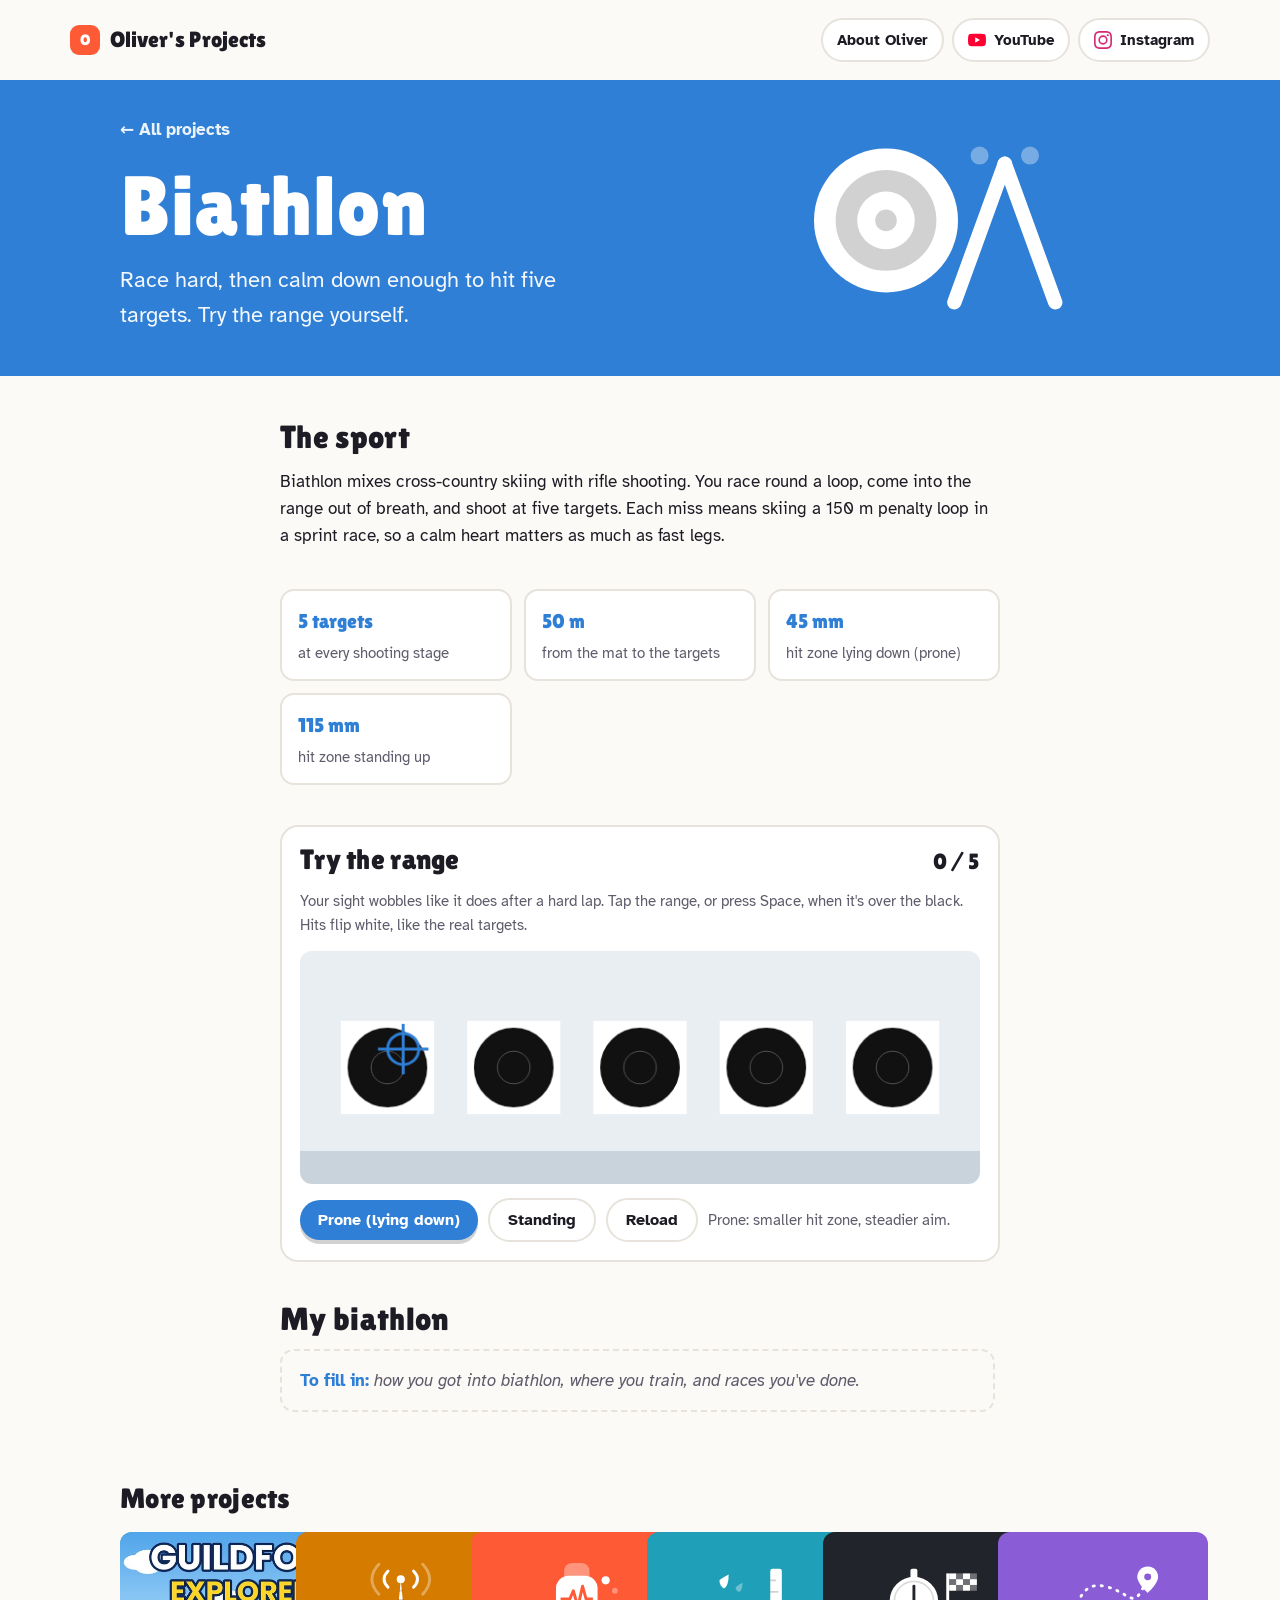
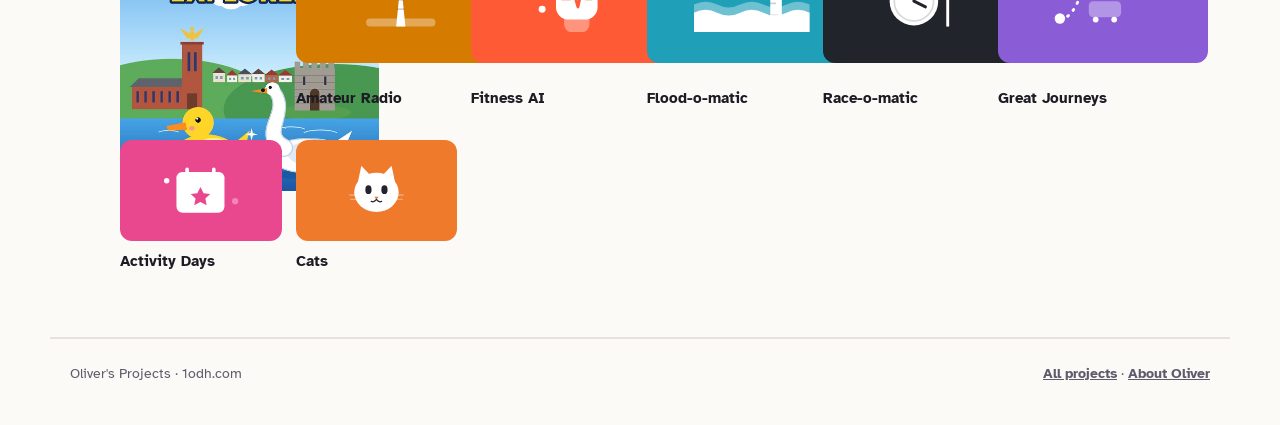
<file: biathlon.html>
<!doctype html>
<html lang="en-GB">
<head>
<meta charset="utf-8">
<meta name="viewport" content="width=device-width, initial-scale=1, viewport-fit=cover">
<title>Biathlon · Oliver&#x27;s Projects</title>
<meta name="description" content="Race hard, then calm down enough to hit five targets. Try the range yourself.">
<link rel="preconnect" href="https://fonts.googleapis.com">
<link rel="preconnect" href="https://fonts.gstatic.com" crossorigin>
<link rel="stylesheet" href="https://fonts.googleapis.com/css2?family=Atkinson+Hyperlegible:wght@400;700&family=Lilita+One&display=swap">
<link rel="stylesheet" href="style.css">
</head>
<body><header class="topbar">
  <a class="brand" href="index.html"><span class="brand-dot">O</span>Oliver's Projects</a>
  <nav class="nav" aria-label="Main">
    <a class="pill" href="about.html">About Oliver</a>
    <a class="pill yt" href="https://www.youtube.com/@HamTechVibes" target="_blank" rel="noopener"><svg viewBox="0 0 24 24" aria-hidden="true"><path d="M23.5 6.2a3 3 0 0 0-2.1-2.1C19.5 3.6 12 3.6 12 3.6s-7.5 0-9.4.5A3 3 0 0 0 .5 6.2 31 31 0 0 0 0 12a31 31 0 0 0 .5 5.8 3 3 0 0 0 2.1 2.1c1.9.5 9.4.5 9.4.5s7.5 0 9.4-.5a3 3 0 0 0 2.1-2.1A31 31 0 0 0 24 12a31 31 0 0 0-.5-5.8zM9.6 15.6V8.4l6.3 3.6-6.3 3.6z"/></svg>YouTube</a>
    <a class="pill ig" href="https://www.instagram.com/hamtechvibes" target="_blank" rel="noopener"><svg viewBox="0 0 24 24" aria-hidden="true"><path d="M12 2.2c3.2 0 3.6 0 4.8.1 3.3.1 4.8 1.7 4.9 4.9.1 1.3.1 1.6.1 4.8s0 3.6-.1 4.8c-.1 3.2-1.7 4.8-4.9 4.9-1.3.1-1.6.1-4.8.1s-3.6 0-4.8-.1c-3.3-.1-4.8-1.7-4.9-4.9C2.2 15.6 2.2 15.2 2.2 12s0-3.6.1-4.8C2.4 3.9 3.9 2.4 7.2 2.3 8.4 2.2 8.8 2.2 12 2.2zM12 0C8.7 0 8.3 0 7.1.1 2.7.3.3 2.7.1 7.1 0 8.3 0 8.7 0 12s0 3.7.1 4.9c.2 4.4 2.6 6.8 7 7C8.3 24 8.7 24 12 24s3.7 0 4.9-.1c4.4-.2 6.8-2.6 7-7 .1-1.2.1-1.6.1-4.9s0-3.7-.1-4.9c-.2-4.4-2.6-6.8-7-7C15.7 0 15.3 0 12 0zm0 5.8a6.2 6.2 0 1 0 0 12.4 6.2 6.2 0 0 0 0-12.4zM12 16a4 4 0 1 1 0-8 4 4 0 0 1 0 8zm6.4-11.8a1.4 1.4 0 1 0 0 2.9 1.4 1.4 0 0 0 0-2.9z"/></svg>Instagram</a>
  </nav>
</header>
<div style="--c: var(--t-biathlon)">
<section class="p-hero">
  <div class="p-hero-inner">
    <div>
      <a class="back" href="index.html">← All projects</a>
      <h1>Biathlon</h1>
      <p class="tagline">Race hard, then calm down enough to hit five targets. Try the range yourself.</p>
    </div>
    <svg viewBox="0 0 200 120" aria-hidden="true">
<circle cx="70" cy="58" r="40" fill="#fff"/><circle cx="70" cy="58" r="28" fill="rgba(0,0,0,.18)"/><circle cx="70" cy="58" r="16" fill="#fff"/><circle cx="70" cy="58" r="6" fill="rgba(0,0,0,.18)"/>
<rect x="118" y="20" width="8" height="90" rx="4" transform="rotate(20 122 65)" fill="#fff"/><rect x="146" y="20" width="8" height="90" rx="4" transform="rotate(-20 150 65)" fill="#fff"/>
<circle cx="150" cy="22" r="5" fill="rgba(255,255,255,.35)"/><circle cx="122" cy="22" r="5" fill="rgba(255,255,255,.35)"/>
</svg>
  </div>
</section>
<main class="content">
<div class="block"><h2>The sport</h2>
<p>Biathlon mixes cross-country skiing with rifle shooting. You race round a loop, come into the range out of breath, and shoot at five targets. Each miss means skiing a 150 m penalty loop in a sprint race, so a calm heart matters as much as fast legs.</p></div>
<div class="facts">
<div class="fact"><b>5 targets</b><span>at every shooting stage</span></div>
<div class="fact"><b>50 m</b><span>from the mat to the targets</span></div>
<div class="fact"><b>45 mm</b><span>hit zone lying down (prone)</span></div>
<div class="fact"><b>115 mm</b><span>hit zone standing up</span></div>
</div>
<div class="toy">
  <div class="toy-head"><h2>Try the range</h2><span class="score" id="bi-score">0 / 5</span></div>
  <p class="toy-note">Your sight wobbles like it does after a hard lap. Tap the range, or press Space, when it's over the black. Hits flip white, like the real targets.</p>
  <canvas id="bi" width="700" height="240" aria-label="Biathlon shooting range game"></canvas>
  <div class="row">
    <button class="btn" id="bi-prone" type="button">Prone (lying down)</button>
    <button class="btn ghost" id="bi-stand" type="button">Standing</button>
    <button class="btn ghost" id="bi-reset" type="button">Reload</button>
    <span class="toy-note" id="bi-msg">Prone: smaller hit zone, steadier aim.</span>
  </div>
</div>
<div class="block"><h2>My biathlon</h2>
<p class="todo">how you got into biathlon, where you train, and races you've done.</p></div>
<script>
(function () {
  var cv = document.getElementById('bi'), ctx = cv.getContext('2d');
  var scoreEl = document.getElementById('bi-score'), msg = document.getElementById('bi-msg');
  var accent = getComputedStyle(cv).getPropertyValue('--c').trim() || '#2f7fd6';
  var mode = 'prone', shots = [], t0 = performance.now();
  var W = cv.width, H = cv.height, R = 40, gap = (W - 10 * R) / 6;
  function cx(i) { return gap + R + i * (2 * R + gap); }
  function hitR() { return mode === 'prone' ? R * 0.42 : R; }
  function wobble() { return mode === 'prone' ? 30 : 46; }
  function sight(now) {
    var i = shots.length, t = (now - t0) / 1000, a = wobble();
    return { x: cx(Math.min(i, 4)) + a * Math.sin(t * 1.7) * Math.cos(t * 0.6),
             y: H / 2 + a * 0.8 * Math.sin(t * 2.3 + 1) };
  }
  function draw(now) {
    ctx.fillStyle = '#e9eef3'; ctx.fillRect(0, 0, W, H);
    ctx.fillStyle = '#c9d3dc'; ctx.fillRect(0, H - 34, W, 34);
    for (var i = 0; i < 5; i++) {
      ctx.fillStyle = '#ffffff'; ctx.fillRect(cx(i) - R - 8, H / 2 - R - 8, 2 * R + 16, 2 * R + 16);
      var s = shots[i];
      ctx.beginPath(); ctx.arc(cx(i), H / 2, R, 0, 7);
      ctx.fillStyle = s === true ? '#ffffff' : '#111'; ctx.fill();
      ctx.lineWidth = 2; ctx.strokeStyle = '#111'; ctx.stroke();
      if (mode === 'prone' && s !== true) { ctx.beginPath(); ctx.arc(cx(i), H / 2, hitR(), 0, 7); ctx.strokeStyle = '#555'; ctx.lineWidth = 1; ctx.stroke(); }
      if (s === false) { ctx.fillStyle = '#e23b3b'; ctx.font = 'bold 20px sans-serif'; ctx.textAlign = 'center'; ctx.fillText('MISS', cx(i), H - 11); }
      if (s === true) { ctx.fillStyle = '#1f8a4c'; ctx.font = 'bold 20px sans-serif'; ctx.textAlign = 'center'; ctx.fillText('HIT', cx(i), H - 11); }
    }
    if (shots.length < 5) {
      var p = sight(now);
      ctx.strokeStyle = accent; ctx.lineWidth = 3;
      ctx.beginPath(); ctx.arc(p.x, p.y, 16, 0, 7); ctx.stroke();
      ctx.beginPath(); ctx.moveTo(p.x - 26, p.y); ctx.lineTo(p.x + 26, p.y); ctx.moveTo(p.x, p.y - 26); ctx.lineTo(p.x, p.y + 26); ctx.stroke();
    }
  }
  function loop(now) { draw(now); requestAnimationFrame(loop); }
  function fire() {
    if (shots.length >= 5) return;
    var p = sight(performance.now()), i = shots.length;
    var d = Math.hypot(p.x - cx(i), p.y - H / 2);
    shots.push(d <= hitR());
    var hits = shots.filter(Boolean).length;
    scoreEl.textContent = hits + ' / 5';
    if (shots.length === 5) {
      var miss = 5 - hits;
      msg.textContent = miss === 0 ? 'Clean shoot! No penalty loops.' : miss + ' miss' + (miss > 1 ? 'es' : '') + ': ' + (miss * 150) + ' m of penalty loops.';
    }
  }
  function setMode(m) {
    mode = m; shots = []; scoreEl.textContent = '0 / 5'; t0 = performance.now();
    document.getElementById('bi-prone').className = 'btn' + (m === 'prone' ? '' : ' ghost');
    document.getElementById('bi-stand').className = 'btn' + (m === 'stand' ? '' : ' ghost');
    msg.textContent = m === 'prone' ? 'Prone: smaller hit zone, steadier aim.' : 'Standing: the whole black disc counts, but you wobble more.';
  }
  cv.addEventListener('pointerdown', function (e) { e.preventDefault(); fire(); });
  document.addEventListener('keydown', function (e) {
    if (e.code === 'Space' && ['INPUT','BUTTON'].indexOf(document.activeElement.tagName) < 0) { e.preventDefault(); fire(); }
  });
  document.getElementById('bi-prone').onclick = function () { setMode('prone'); };
  document.getElementById('bi-stand').onclick = function () { setMode('stand'); };
  document.getElementById('bi-reset').onclick = function () { setMode(mode); };
  requestAnimationFrame(loop);
})();
</script>
</main>
</div>
<section class="more">
  <h2>More projects</h2>
  <div class="more-row">
<a href="explore-guildford.html" style="--c: var(--t-guildford)"><span class="mini"><img src="guildford-explorers-icon.jpg" alt="" loading="lazy"></span>Explore Guildford</a>
<a href="amateur-radio.html" style="--c: var(--t-radio)"><span class="mini"><svg viewBox="0 0 200 120" aria-hidden="true">
<path d="M92 110 L100 30 L108 110Z" fill="#fff"/><path d="M94 80 H106 M95 64 H105 M97 48 H103" stroke="rgba(0,0,0,.18)" stroke-width="3"/>
<circle cx="100" cy="28" r="7" fill="#fff"/>
<path d="M78 14 Q64 28 78 42 M122 14 Q136 28 122 42" fill="none" stroke="#fff" stroke-width="5" stroke-linecap="round"/>
<path d="M62 2 Q38 28 62 54 M138 2 Q162 28 138 54" fill="none" stroke="rgba(255,255,255,.35)" stroke-width="5" stroke-linecap="round"/>
<rect x="40" y="96" width="120" height="14" rx="7" fill="rgba(255,255,255,.35)"/>
</svg></span>Amateur Radio</a>
<a href="fitness-ai.html" style="--c: var(--t-fitness)"><span class="mini"><svg viewBox="0 0 200 120" aria-hidden="true">
<rect x="78" y="0" width="44" height="120" rx="14" fill="rgba(255,255,255,.35)"/>
<rect x="64" y="22" width="72" height="76" rx="22" fill="#fff"/>
<path d="M74 62 H88 L94 48 L102 76 L110 40 L116 62 H126" fill="none" stroke="#ff5a36" stroke-width="5" stroke-linecap="round" stroke-linejoin="round"/>
<circle cx="150" cy="30" r="7" fill="#fff"/><circle cx="166" cy="48" r="5" fill="rgba(255,255,255,.35)"/><circle cx="40" cy="80" r="6" fill="#fff"/>
</svg></span>Fitness AI</a>
<a href="flood-o-matic.html" style="--c: var(--t-flood)"><span class="mini"><svg viewBox="0 0 200 120" aria-hidden="true">
<rect x="132" y="10" width="20" height="100" rx="4" fill="#fff"/>
<path d="M132 30 H142 M132 50 H146 M132 70 H142 M132 90 H146" stroke="rgba(0,0,0,.18)" stroke-width="3"/>
<path d="M0 72 Q20 62 40 72 T80 72 T120 72 T160 72 T200 72 V120 H0Z" fill="rgba(255,255,255,.35)"/>
<path d="M0 86 Q20 76 40 86 T80 86 T120 86 T160 86 T200 86 V120 H0Z" fill="#fff"/>
<path d="M60 20 Q60 40 52 44 Q44 40 44 30 Q48 26 60 20Z" fill="#fff"/><path d="M84 34 Q84 48 78 50 Q72 48 72 42 Q75 39 84 34Z" fill="rgba(255,255,255,.35)"/>
</svg></span>Flood-o-matic</a>
<a href="race-o-matic.html" style="--c: var(--t-race)"><span class="mini"><svg viewBox="0 0 200 120" aria-hidden="true">
<circle cx="76" cy="66" r="42" fill="#fff"/><rect x="70" y="10" width="12" height="16" rx="3" fill="#fff"/>
<circle cx="76" cy="66" r="34" fill="none" stroke="rgba(0,0,0,.15)" stroke-width="3"/>
<path d="M76 66 L76 40 M76 66 L96 76" stroke="#22242b" stroke-width="5" stroke-linecap="round"/>
<rect x="132" y="18" width="5" height="92" fill="#fff"/>
<g fill="#fff"><rect x="137" y="18" width="12" height="10"/><rect x="161" y="18" width="12" height="10"/><rect x="149" y="28" width="12" height="10"/><rect x="173" y="28" width="12" height="10"/><rect x="137" y="38" width="12" height="10"/><rect x="161" y="38" width="12" height="10"/></g>
<g fill="rgba(255,255,255,.35)"><rect x="149" y="18" width="12" height="10"/><rect x="173" y="18" width="12" height="10"/><rect x="137" y="28" width="12" height="10"/><rect x="161" y="28" width="12" height="10"/><rect x="149" y="38" width="12" height="10"/><rect x="173" y="38" width="12" height="10"/></g>
</svg></span>Race-o-matic</a>
<a href="great-journeys.html" style="--c: var(--t-journeys)"><span class="mini"><svg viewBox="0 0 200 120" aria-hidden="true">
<path d="M24 96 C60 96 50 30 100 40 S150 90 176 24" fill="none" stroke="#fff" stroke-width="5" stroke-dasharray="2 12" stroke-linecap="round"/>
<circle cx="24" cy="96" r="9" fill="#fff"/>
<path d="M176 6 C164 6 158 16 158 24 C158 36 176 52 176 52 C176 52 194 36 194 24 C194 16 188 6 176 6Z" fill="#fff"/><circle cx="176" cy="24" r="6" fill="#8a5cd6"/>
<rect x="74" y="66" width="56" height="28" rx="8" fill="rgba(255,255,255,.35)"/><circle cx="86" cy="98" r="5" fill="#fff"/><circle cx="118" cy="98" r="5" fill="#fff"/>
</svg></span>Great Journeys</a>
<a href="activity-days.html" style="--c: var(--t-activity)"><span class="mini"><svg viewBox="0 0 200 120" aria-hidden="true">
<rect x="46" y="20" width="108" height="92" rx="14" fill="#fff"/><rect x="46" y="20" width="108" height="24" rx="12" fill="rgba(255,255,255,.35)"/>
<rect x="66" y="10" width="8" height="20" rx="4" fill="#fff"/><rect x="126" y="10" width="8" height="20" rx="4" fill="#fff"/>
<path d="M100 54 L107 68 L122 70 L111 80 L114 95 L100 88 L86 95 L89 80 L78 70 L93 68Z" fill="#e9488f"/>
<circle cx="24" cy="40" r="6" fill="#fff"/><circle cx="178" cy="86" r="7" fill="rgba(255,255,255,.35)"/>
</svg></span>Activity Days</a>
<a href="cats.html" style="--c: var(--t-cats)"><span class="mini"><svg viewBox="0 0 200 120" aria-hidden="true">
<path d="M58 44 L66 6 L92 34Z" fill="#fff"/><path d="M142 44 L134 6 L108 34Z" fill="#fff"/>
<ellipse cx="100" cy="66" rx="50" ry="44" fill="#fff"/>
<ellipse cx="82" cy="60" rx="7" ry="10" fill="#22242b"/><ellipse cx="118" cy="60" rx="7" ry="10" fill="#22242b"/>
<path d="M95 76 L105 76 L100 82Z" fill="#f07a2c"/>
<path d="M100 82 Q94 90 88 86 M100 82 Q106 90 112 86" fill="none" stroke="#22242b" stroke-width="2.5" stroke-linecap="round"/>
<path d="M40 72 H70 M42 82 H70 M130 72 H160 M130 82 H158" stroke="rgba(255,255,255,.35)" stroke-width="3" stroke-linecap="round"/>
</svg></span>Cats</a>
  </div>
</section>
<footer class="site">
  <span>Oliver's Projects · 1odh.com</span>
  <span><a href="index.html">All projects</a> · <a href="about.html">About Oliver</a></span>
</footer>
</body>
</html>
</file>
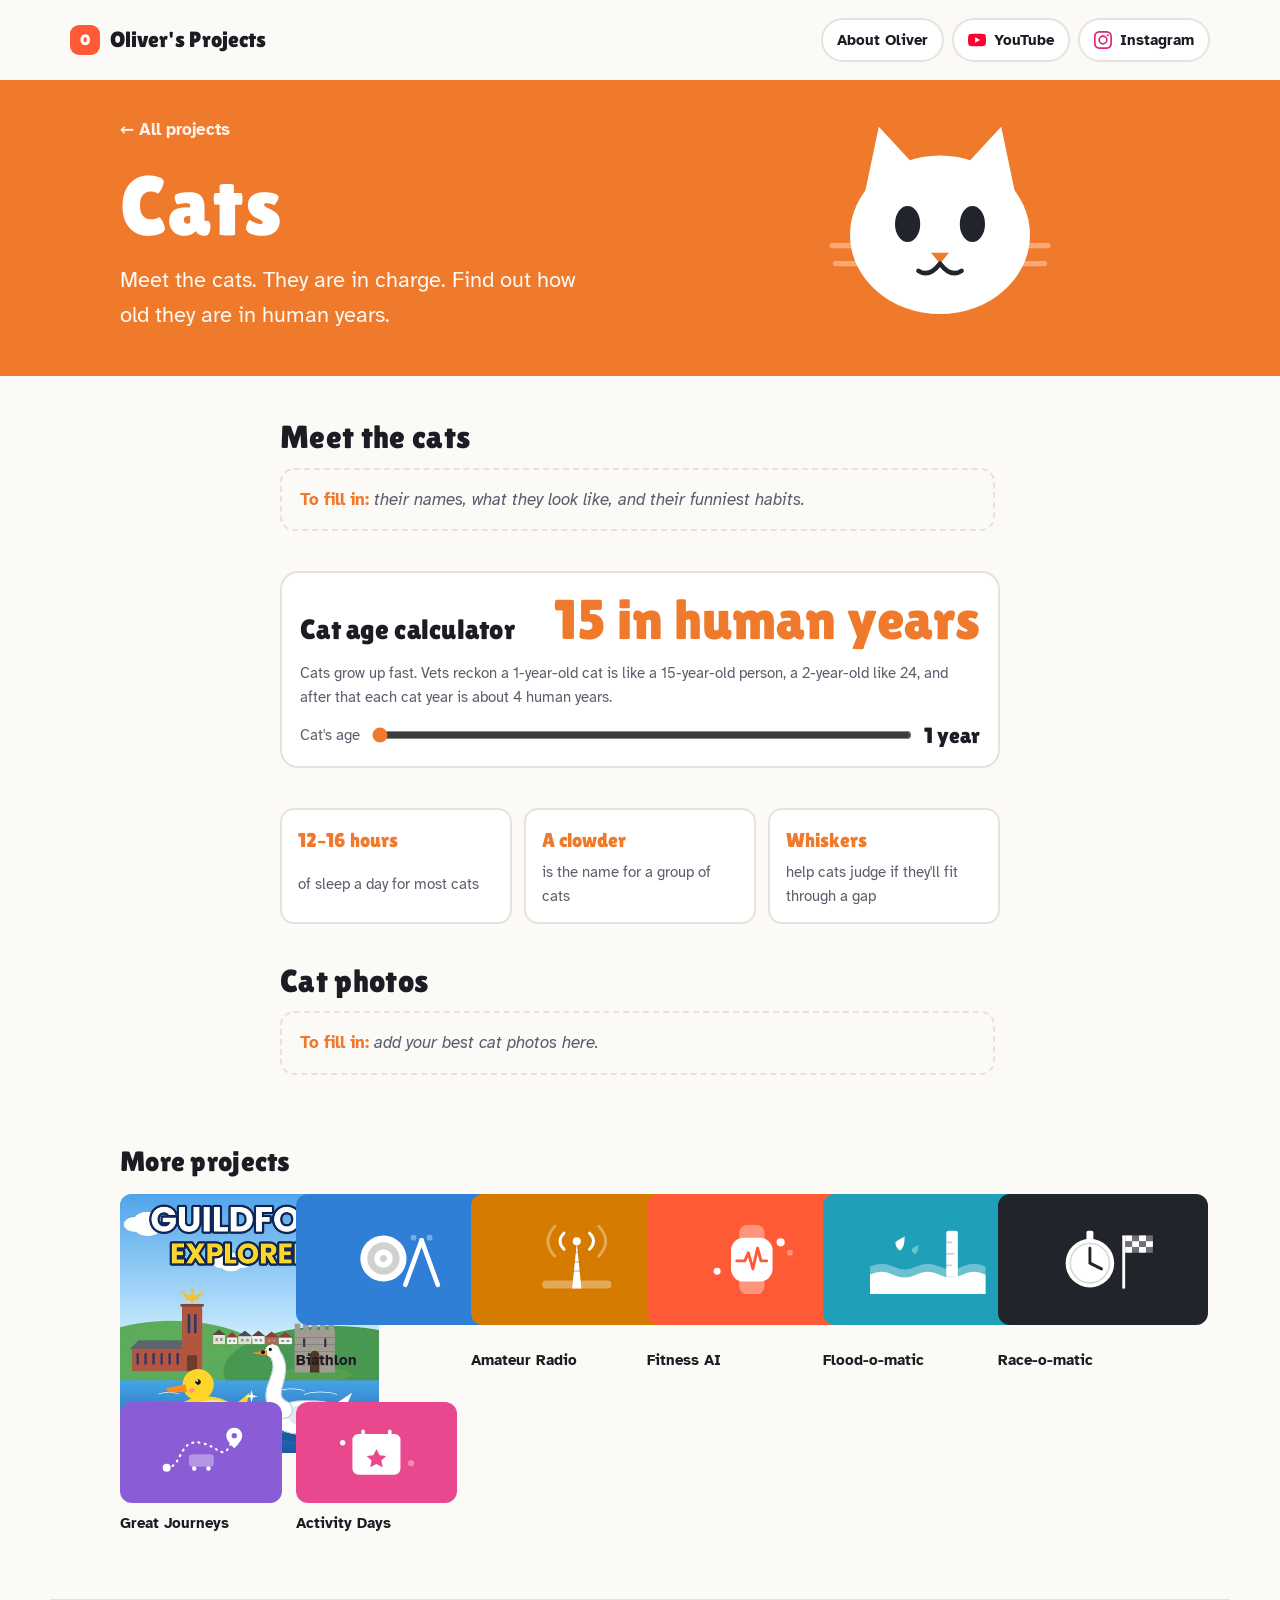
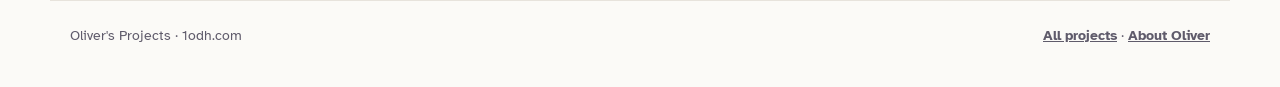
<file: cats.html>
<!doctype html>
<html lang="en-GB">
<head>
<meta charset="utf-8">
<meta name="viewport" content="width=device-width, initial-scale=1, viewport-fit=cover">
<title>Cats · Oliver&#x27;s Projects</title>
<meta name="description" content="Meet the cats. They are in charge. Find out how old they are in human years.">
<link rel="preconnect" href="https://fonts.googleapis.com">
<link rel="preconnect" href="https://fonts.gstatic.com" crossorigin>
<link rel="stylesheet" href="https://fonts.googleapis.com/css2?family=Atkinson+Hyperlegible:wght@400;700&family=Lilita+One&display=swap">
<link rel="stylesheet" href="style.css">
</head>
<body><header class="topbar">
  <a class="brand" href="index.html"><span class="brand-dot">O</span>Oliver's Projects</a>
  <nav class="nav" aria-label="Main">
    <a class="pill" href="about.html">About Oliver</a>
    <a class="pill yt" href="https://www.youtube.com/@HamTechVibes" target="_blank" rel="noopener"><svg viewBox="0 0 24 24" aria-hidden="true"><path d="M23.5 6.2a3 3 0 0 0-2.1-2.1C19.5 3.6 12 3.6 12 3.6s-7.5 0-9.4.5A3 3 0 0 0 .5 6.2 31 31 0 0 0 0 12a31 31 0 0 0 .5 5.8 3 3 0 0 0 2.1 2.1c1.9.5 9.4.5 9.4.5s7.5 0 9.4-.5a3 3 0 0 0 2.1-2.1A31 31 0 0 0 24 12a31 31 0 0 0-.5-5.8zM9.6 15.6V8.4l6.3 3.6-6.3 3.6z"/></svg>YouTube</a>
    <a class="pill ig" href="https://www.instagram.com/hamtechvibes" target="_blank" rel="noopener"><svg viewBox="0 0 24 24" aria-hidden="true"><path d="M12 2.2c3.2 0 3.6 0 4.8.1 3.3.1 4.8 1.7 4.9 4.9.1 1.3.1 1.6.1 4.8s0 3.6-.1 4.8c-.1 3.2-1.7 4.8-4.9 4.9-1.3.1-1.6.1-4.8.1s-3.6 0-4.8-.1c-3.3-.1-4.8-1.7-4.9-4.9C2.2 15.6 2.2 15.2 2.2 12s0-3.6.1-4.8C2.4 3.9 3.9 2.4 7.2 2.3 8.4 2.2 8.8 2.2 12 2.2zM12 0C8.7 0 8.3 0 7.1.1 2.7.3.3 2.7.1 7.1 0 8.3 0 8.7 0 12s0 3.7.1 4.9c.2 4.4 2.6 6.8 7 7C8.3 24 8.7 24 12 24s3.7 0 4.9-.1c4.4-.2 6.8-2.6 7-7 .1-1.2.1-1.6.1-4.9s0-3.7-.1-4.9c-.2-4.4-2.6-6.8-7-7C15.7 0 15.3 0 12 0zm0 5.8a6.2 6.2 0 1 0 0 12.4 6.2 6.2 0 0 0 0-12.4zM12 16a4 4 0 1 1 0-8 4 4 0 0 1 0 8zm6.4-11.8a1.4 1.4 0 1 0 0 2.9 1.4 1.4 0 0 0 0-2.9z"/></svg>Instagram</a>
  </nav>
</header>
<div style="--c: var(--t-cats)">
<section class="p-hero">
  <div class="p-hero-inner">
    <div>
      <a class="back" href="index.html">← All projects</a>
      <h1>Cats</h1>
      <p class="tagline">Meet the cats. They are in charge. Find out how old they are in human years.</p>
    </div>
    <svg viewBox="0 0 200 120" aria-hidden="true">
<path d="M58 44 L66 6 L92 34Z" fill="#fff"/><path d="M142 44 L134 6 L108 34Z" fill="#fff"/>
<ellipse cx="100" cy="66" rx="50" ry="44" fill="#fff"/>
<ellipse cx="82" cy="60" rx="7" ry="10" fill="#22242b"/><ellipse cx="118" cy="60" rx="7" ry="10" fill="#22242b"/>
<path d="M95 76 L105 76 L100 82Z" fill="#f07a2c"/>
<path d="M100 82 Q94 90 88 86 M100 82 Q106 90 112 86" fill="none" stroke="#22242b" stroke-width="2.5" stroke-linecap="round"/>
<path d="M40 72 H70 M42 82 H70 M130 72 H160 M130 82 H158" stroke="rgba(255,255,255,.35)" stroke-width="3" stroke-linecap="round"/>
</svg>
  </div>
</section>
<main class="content">
<div class="block"><h2>Meet the cats</h2>
<p class="todo">their names, what they look like, and their funniest habits.</p></div>
<div class="toy">
  <div class="toy-head"><h2>Cat age calculator</h2><span class="big-number" id="cat-h">15</span></div>
  <p class="toy-note">Cats grow up fast. Vets reckon a 1-year-old cat is like a 15-year-old person, a 2-year-old like 24, and after that each cat year is about 4 human years.</p>
  <div class="row"><label for="cat-y" class="toy-note">Cat's age</label><input type="range" id="cat-y" min="1" max="20" value="1"><span class="score" id="cat-l">1 year</span></div>
</div>
<div class="facts">
<div class="fact"><b>12–16 hours</b><span>of sleep a day for most cats</span></div>
<div class="fact"><b>A clowder</b><span>is the name for a group of cats</span></div>
<div class="fact"><b>Whiskers</b><span>help cats judge if they'll fit through a gap</span></div>
</div>
<div class="block"><h2>Cat photos</h2>
<p class="todo">add your best cat photos here.</p></div>
<script>
(function () {
  var y = document.getElementById('cat-y'), h = document.getElementById('cat-h'), l = document.getElementById('cat-l');
  function upd() { var n = parseInt(y.value, 10), hu = n === 1 ? 15 : 24 + (n - 2) * 4;
    h.textContent = hu + ' in human years'; l.textContent = n + (n === 1 ? ' year' : ' years'); }
  y.addEventListener('input', upd); upd();
})();
</script>
</main>
</div>
<section class="more">
  <h2>More projects</h2>
  <div class="more-row">
<a href="explore-guildford.html" style="--c: var(--t-guildford)"><span class="mini"><img src="guildford-explorers-icon.jpg" alt="" loading="lazy"></span>Explore Guildford</a>
<a href="biathlon.html" style="--c: var(--t-biathlon)"><span class="mini"><svg viewBox="0 0 200 120" aria-hidden="true">
<circle cx="70" cy="58" r="40" fill="#fff"/><circle cx="70" cy="58" r="28" fill="rgba(0,0,0,.18)"/><circle cx="70" cy="58" r="16" fill="#fff"/><circle cx="70" cy="58" r="6" fill="rgba(0,0,0,.18)"/>
<rect x="118" y="20" width="8" height="90" rx="4" transform="rotate(20 122 65)" fill="#fff"/><rect x="146" y="20" width="8" height="90" rx="4" transform="rotate(-20 150 65)" fill="#fff"/>
<circle cx="150" cy="22" r="5" fill="rgba(255,255,255,.35)"/><circle cx="122" cy="22" r="5" fill="rgba(255,255,255,.35)"/>
</svg></span>Biathlon</a>
<a href="amateur-radio.html" style="--c: var(--t-radio)"><span class="mini"><svg viewBox="0 0 200 120" aria-hidden="true">
<path d="M92 110 L100 30 L108 110Z" fill="#fff"/><path d="M94 80 H106 M95 64 H105 M97 48 H103" stroke="rgba(0,0,0,.18)" stroke-width="3"/>
<circle cx="100" cy="28" r="7" fill="#fff"/>
<path d="M78 14 Q64 28 78 42 M122 14 Q136 28 122 42" fill="none" stroke="#fff" stroke-width="5" stroke-linecap="round"/>
<path d="M62 2 Q38 28 62 54 M138 2 Q162 28 138 54" fill="none" stroke="rgba(255,255,255,.35)" stroke-width="5" stroke-linecap="round"/>
<rect x="40" y="96" width="120" height="14" rx="7" fill="rgba(255,255,255,.35)"/>
</svg></span>Amateur Radio</a>
<a href="fitness-ai.html" style="--c: var(--t-fitness)"><span class="mini"><svg viewBox="0 0 200 120" aria-hidden="true">
<rect x="78" y="0" width="44" height="120" rx="14" fill="rgba(255,255,255,.35)"/>
<rect x="64" y="22" width="72" height="76" rx="22" fill="#fff"/>
<path d="M74 62 H88 L94 48 L102 76 L110 40 L116 62 H126" fill="none" stroke="#ff5a36" stroke-width="5" stroke-linecap="round" stroke-linejoin="round"/>
<circle cx="150" cy="30" r="7" fill="#fff"/><circle cx="166" cy="48" r="5" fill="rgba(255,255,255,.35)"/><circle cx="40" cy="80" r="6" fill="#fff"/>
</svg></span>Fitness AI</a>
<a href="flood-o-matic.html" style="--c: var(--t-flood)"><span class="mini"><svg viewBox="0 0 200 120" aria-hidden="true">
<rect x="132" y="10" width="20" height="100" rx="4" fill="#fff"/>
<path d="M132 30 H142 M132 50 H146 M132 70 H142 M132 90 H146" stroke="rgba(0,0,0,.18)" stroke-width="3"/>
<path d="M0 72 Q20 62 40 72 T80 72 T120 72 T160 72 T200 72 V120 H0Z" fill="rgba(255,255,255,.35)"/>
<path d="M0 86 Q20 76 40 86 T80 86 T120 86 T160 86 T200 86 V120 H0Z" fill="#fff"/>
<path d="M60 20 Q60 40 52 44 Q44 40 44 30 Q48 26 60 20Z" fill="#fff"/><path d="M84 34 Q84 48 78 50 Q72 48 72 42 Q75 39 84 34Z" fill="rgba(255,255,255,.35)"/>
</svg></span>Flood-o-matic</a>
<a href="race-o-matic.html" style="--c: var(--t-race)"><span class="mini"><svg viewBox="0 0 200 120" aria-hidden="true">
<circle cx="76" cy="66" r="42" fill="#fff"/><rect x="70" y="10" width="12" height="16" rx="3" fill="#fff"/>
<circle cx="76" cy="66" r="34" fill="none" stroke="rgba(0,0,0,.15)" stroke-width="3"/>
<path d="M76 66 L76 40 M76 66 L96 76" stroke="#22242b" stroke-width="5" stroke-linecap="round"/>
<rect x="132" y="18" width="5" height="92" fill="#fff"/>
<g fill="#fff"><rect x="137" y="18" width="12" height="10"/><rect x="161" y="18" width="12" height="10"/><rect x="149" y="28" width="12" height="10"/><rect x="173" y="28" width="12" height="10"/><rect x="137" y="38" width="12" height="10"/><rect x="161" y="38" width="12" height="10"/></g>
<g fill="rgba(255,255,255,.35)"><rect x="149" y="18" width="12" height="10"/><rect x="173" y="18" width="12" height="10"/><rect x="137" y="28" width="12" height="10"/><rect x="161" y="28" width="12" height="10"/><rect x="149" y="38" width="12" height="10"/><rect x="173" y="38" width="12" height="10"/></g>
</svg></span>Race-o-matic</a>
<a href="great-journeys.html" style="--c: var(--t-journeys)"><span class="mini"><svg viewBox="0 0 200 120" aria-hidden="true">
<path d="M24 96 C60 96 50 30 100 40 S150 90 176 24" fill="none" stroke="#fff" stroke-width="5" stroke-dasharray="2 12" stroke-linecap="round"/>
<circle cx="24" cy="96" r="9" fill="#fff"/>
<path d="M176 6 C164 6 158 16 158 24 C158 36 176 52 176 52 C176 52 194 36 194 24 C194 16 188 6 176 6Z" fill="#fff"/><circle cx="176" cy="24" r="6" fill="#8a5cd6"/>
<rect x="74" y="66" width="56" height="28" rx="8" fill="rgba(255,255,255,.35)"/><circle cx="86" cy="98" r="5" fill="#fff"/><circle cx="118" cy="98" r="5" fill="#fff"/>
</svg></span>Great Journeys</a>
<a href="activity-days.html" style="--c: var(--t-activity)"><span class="mini"><svg viewBox="0 0 200 120" aria-hidden="true">
<rect x="46" y="20" width="108" height="92" rx="14" fill="#fff"/><rect x="46" y="20" width="108" height="24" rx="12" fill="rgba(255,255,255,.35)"/>
<rect x="66" y="10" width="8" height="20" rx="4" fill="#fff"/><rect x="126" y="10" width="8" height="20" rx="4" fill="#fff"/>
<path d="M100 54 L107 68 L122 70 L111 80 L114 95 L100 88 L86 95 L89 80 L78 70 L93 68Z" fill="#e9488f"/>
<circle cx="24" cy="40" r="6" fill="#fff"/><circle cx="178" cy="86" r="7" fill="rgba(255,255,255,.35)"/>
</svg></span>Activity Days</a>
  </div>
</section>
<footer class="site">
  <span>Oliver's Projects · 1odh.com</span>
  <span><a href="index.html">All projects</a> · <a href="about.html">About Oliver</a></span>
</footer>
</body>
</html>
</file>
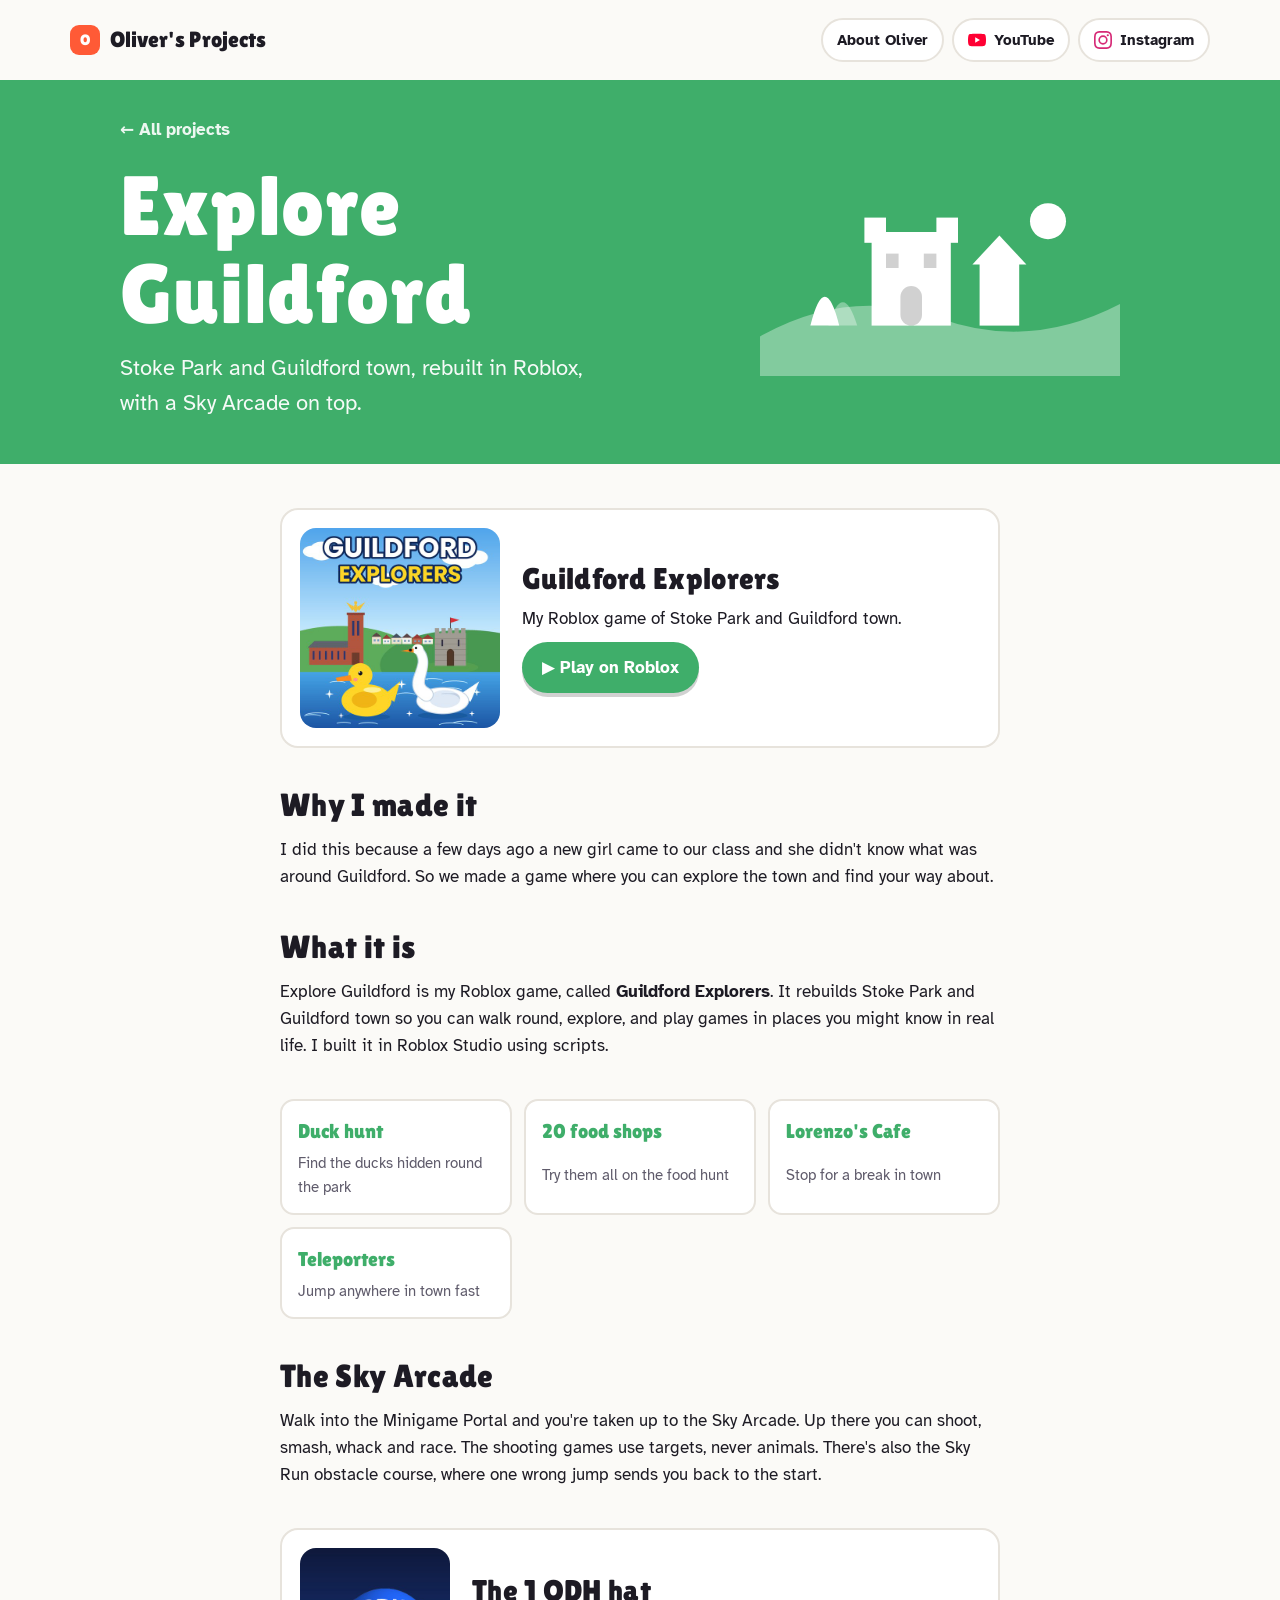
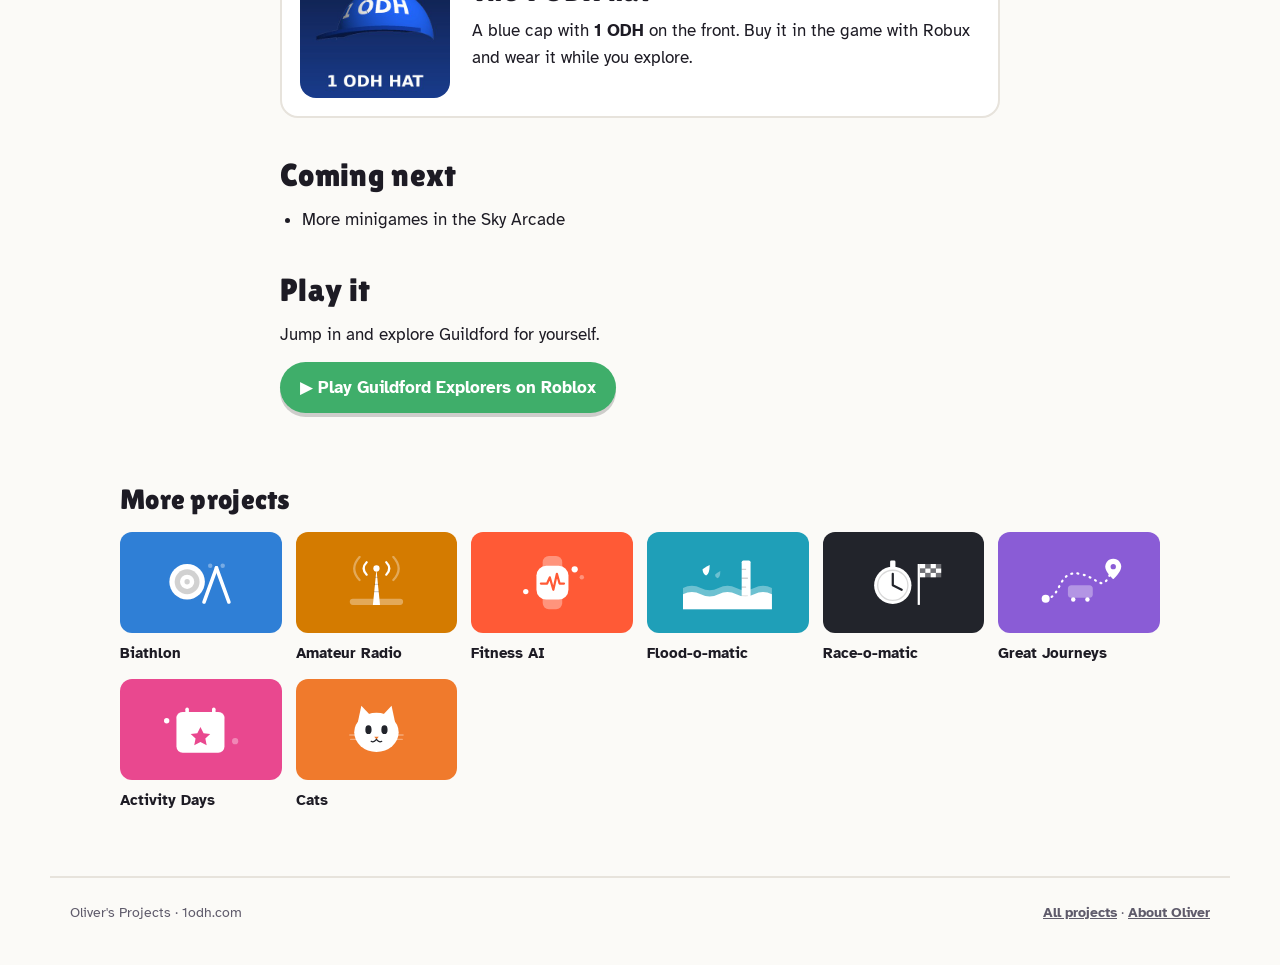
<file: explore-guildford.html>
<!doctype html>
<html lang="en-GB">
<head>
<meta charset="utf-8">
<meta name="viewport" content="width=device-width, initial-scale=1, viewport-fit=cover">
<title>Explore Guildford · Oliver&#x27;s Projects</title>
<meta name="description" content="Stoke Park and Guildford town, rebuilt in Roblox, with a Sky Arcade on top.">
<link rel="preconnect" href="https://fonts.googleapis.com">
<link rel="preconnect" href="https://fonts.gstatic.com" crossorigin>
<link rel="stylesheet" href="https://fonts.googleapis.com/css2?family=Atkinson+Hyperlegible:wght@400;700&family=Lilita+One&display=swap">
<link rel="stylesheet" href="style.css">
</head>
<body><header class="topbar">
  <a class="brand" href="index.html"><span class="brand-dot">O</span>Oliver's Projects</a>
  <nav class="nav" aria-label="Main">
    <a class="pill" href="about.html">About Oliver</a>
    <a class="pill yt" href="https://www.youtube.com/@HamTechVibes" target="_blank" rel="noopener"><svg viewBox="0 0 24 24" aria-hidden="true"><path d="M23.5 6.2a3 3 0 0 0-2.1-2.1C19.5 3.6 12 3.6 12 3.6s-7.5 0-9.4.5A3 3 0 0 0 .5 6.2 31 31 0 0 0 0 12a31 31 0 0 0 .5 5.8 3 3 0 0 0 2.1 2.1c1.9.5 9.4.5 9.4.5s7.5 0 9.4-.5a3 3 0 0 0 2.1-2.1A31 31 0 0 0 24 12a31 31 0 0 0-.5-5.8zM9.6 15.6V8.4l6.3 3.6-6.3 3.6z"/></svg>YouTube</a>
    <a class="pill ig" href="https://www.instagram.com/hamtechvibes" target="_blank" rel="noopener"><svg viewBox="0 0 24 24" aria-hidden="true"><path d="M12 2.2c3.2 0 3.6 0 4.8.1 3.3.1 4.8 1.7 4.9 4.9.1 1.3.1 1.6.1 4.8s0 3.6-.1 4.8c-.1 3.2-1.7 4.8-4.9 4.9-1.3.1-1.6.1-4.8.1s-3.6 0-4.8-.1c-3.3-.1-4.8-1.7-4.9-4.9C2.2 15.6 2.2 15.2 2.2 12s0-3.6.1-4.8C2.4 3.9 3.9 2.4 7.2 2.3 8.4 2.2 8.8 2.2 12 2.2zM12 0C8.7 0 8.3 0 7.1.1 2.7.3.3 2.7.1 7.1 0 8.3 0 8.7 0 12s0 3.7.1 4.9c.2 4.4 2.6 6.8 7 7C8.3 24 8.7 24 12 24s3.7 0 4.9-.1c4.4-.2 6.8-2.6 7-7 .1-1.2.1-1.6.1-4.9s0-3.7-.1-4.9c-.2-4.4-2.6-6.8-7-7C15.7 0 15.3 0 12 0zm0 5.8a6.2 6.2 0 1 0 0 12.4 6.2 6.2 0 0 0 0-12.4zM12 16a4 4 0 1 1 0-8 4 4 0 0 1 0 8zm6.4-11.8a1.4 1.4 0 1 0 0 2.9 1.4 1.4 0 0 0 0-2.9z"/></svg>Instagram</a>
  </nav>
</header>
<div style="--c: var(--t-guildford)">
<section class="p-hero">
  <div class="p-hero-inner">
    <div>
      <a class="back" href="index.html">← All projects</a>
      <h1>Explore Guildford</h1>
      <p class="tagline">Stoke Park and Guildford town, rebuilt in Roblox, with a Sky Arcade on top.</p>
    </div>
    <svg viewBox="0 0 200 120" aria-hidden="true">
<path d="M0 98 Q50 70 100 88 T200 80 V120 H0Z" fill="rgba(255,255,255,.35)"/>
<rect x="62" y="40" width="44" height="52" fill="#fff"/><rect x="58" y="32" width="12" height="14" fill="#fff"/><rect x="98" y="32" width="12" height="14" fill="#fff"/>
<rect x="78" y="70" width="12" height="22" rx="6" fill="rgba(0,0,0,.18)"/><rect x="70" y="52" width="7" height="8" fill="rgba(0,0,0,.18)"/><rect x="91" y="52" width="7" height="8" fill="rgba(0,0,0,.18)"/>
<rect x="122" y="56" width="22" height="36" fill="#fff"/><path d="M118 58 L133 42 L148 58Z" fill="#fff"/>
<circle cx="160" cy="34" r="10" fill="#fff"/><path d="M28 92 Q36 60 44 92Z" fill="#fff"/><path d="M38 92 Q46 66 54 92Z" fill="rgba(255,255,255,.35)"/>
</svg>
  </div>
</section>
<main class="content">
<div class="game-card">
<img src="guildford-explorers-icon.jpg" alt="Guildford Explorers game icon: a duck and a swan on the river with Guildford cathedral and castle behind" width="512" height="512">
<div class="game-card-text"><h2>Guildford Explorers</h2><p>My Roblox game of Stoke Park and Guildford town.</p>
<a class="cta" href="https://www.roblox.com/discover/?Keyword=Guildford%20Explorers" target="_blank" rel="noopener">▶ Play on Roblox</a></div></div>
<div class="block"><h2>Why I made it</h2>
<p>I did this because a few days ago a new girl came to our class and she didn't know what was around Guildford. So we made a game where you can explore the town and find your way about.</p></div>
<div class="block"><h2>What it is</h2>
<p>Explore Guildford is my Roblox game, called <strong>Guildford Explorers</strong>. It rebuilds Stoke Park and Guildford town so you can walk round, explore, and play games in places you might know in real life. I built it in Roblox Studio using scripts.</p></div>
<div class="facts">
<div class="fact"><b>Duck hunt</b><span>Find the ducks hidden round the park</span></div>
<div class="fact"><b>20 food shops</b><span>Try them all on the food hunt</span></div>
<div class="fact"><b>Lorenzo's Cafe</b><span>Stop for a break in town</span></div>
<div class="fact"><b>Teleporters</b><span>Jump anywhere in town fast</span></div>
</div>
<div class="block"><h2>The Sky Arcade</h2>
<p>Walk into the Minigame Portal and you're taken up to the Sky Arcade. Up there you can shoot, smash, whack and race. The shooting games use targets, never animals. There's also the Sky Run obstacle course, where one wrong jump sends you back to the start.</p></div>
<div class="game-card hat">
<img src="1odh-hat.jpg" alt="The blue 1 ODH hat" width="384" height="384">
<div class="game-card-text"><h2>The 1 ODH hat</h2><p>A blue cap with <strong>1 ODH</strong> on the front. Buy it in the game with Robux and wear it while you explore.</p></div></div>
<div class="block"><h2>Coming next</h2>
<ul>
<li>More minigames in the Sky Arcade</li>
</ul></div>
<div class="block"><h2>Play it</h2>
<p>Jump in and explore Guildford for yourself.</p>
<a class="cta" href="https://www.roblox.com/discover/?Keyword=Guildford%20Explorers" target="_blank" rel="noopener">▶ Play Guildford Explorers on Roblox</a></div>
</main>
</div>
<section class="more">
  <h2>More projects</h2>
  <div class="more-row">
<a href="biathlon.html" style="--c: var(--t-biathlon)"><span class="mini"><svg viewBox="0 0 200 120" aria-hidden="true">
<circle cx="70" cy="58" r="40" fill="#fff"/><circle cx="70" cy="58" r="28" fill="rgba(0,0,0,.18)"/><circle cx="70" cy="58" r="16" fill="#fff"/><circle cx="70" cy="58" r="6" fill="rgba(0,0,0,.18)"/>
<rect x="118" y="20" width="8" height="90" rx="4" transform="rotate(20 122 65)" fill="#fff"/><rect x="146" y="20" width="8" height="90" rx="4" transform="rotate(-20 150 65)" fill="#fff"/>
<circle cx="150" cy="22" r="5" fill="rgba(255,255,255,.35)"/><circle cx="122" cy="22" r="5" fill="rgba(255,255,255,.35)"/>
</svg></span>Biathlon</a>
<a href="amateur-radio.html" style="--c: var(--t-radio)"><span class="mini"><svg viewBox="0 0 200 120" aria-hidden="true">
<path d="M92 110 L100 30 L108 110Z" fill="#fff"/><path d="M94 80 H106 M95 64 H105 M97 48 H103" stroke="rgba(0,0,0,.18)" stroke-width="3"/>
<circle cx="100" cy="28" r="7" fill="#fff"/>
<path d="M78 14 Q64 28 78 42 M122 14 Q136 28 122 42" fill="none" stroke="#fff" stroke-width="5" stroke-linecap="round"/>
<path d="M62 2 Q38 28 62 54 M138 2 Q162 28 138 54" fill="none" stroke="rgba(255,255,255,.35)" stroke-width="5" stroke-linecap="round"/>
<rect x="40" y="96" width="120" height="14" rx="7" fill="rgba(255,255,255,.35)"/>
</svg></span>Amateur Radio</a>
<a href="fitness-ai.html" style="--c: var(--t-fitness)"><span class="mini"><svg viewBox="0 0 200 120" aria-hidden="true">
<rect x="78" y="0" width="44" height="120" rx="14" fill="rgba(255,255,255,.35)"/>
<rect x="64" y="22" width="72" height="76" rx="22" fill="#fff"/>
<path d="M74 62 H88 L94 48 L102 76 L110 40 L116 62 H126" fill="none" stroke="#ff5a36" stroke-width="5" stroke-linecap="round" stroke-linejoin="round"/>
<circle cx="150" cy="30" r="7" fill="#fff"/><circle cx="166" cy="48" r="5" fill="rgba(255,255,255,.35)"/><circle cx="40" cy="80" r="6" fill="#fff"/>
</svg></span>Fitness AI</a>
<a href="flood-o-matic.html" style="--c: var(--t-flood)"><span class="mini"><svg viewBox="0 0 200 120" aria-hidden="true">
<rect x="132" y="10" width="20" height="100" rx="4" fill="#fff"/>
<path d="M132 30 H142 M132 50 H146 M132 70 H142 M132 90 H146" stroke="rgba(0,0,0,.18)" stroke-width="3"/>
<path d="M0 72 Q20 62 40 72 T80 72 T120 72 T160 72 T200 72 V120 H0Z" fill="rgba(255,255,255,.35)"/>
<path d="M0 86 Q20 76 40 86 T80 86 T120 86 T160 86 T200 86 V120 H0Z" fill="#fff"/>
<path d="M60 20 Q60 40 52 44 Q44 40 44 30 Q48 26 60 20Z" fill="#fff"/><path d="M84 34 Q84 48 78 50 Q72 48 72 42 Q75 39 84 34Z" fill="rgba(255,255,255,.35)"/>
</svg></span>Flood-o-matic</a>
<a href="race-o-matic.html" style="--c: var(--t-race)"><span class="mini"><svg viewBox="0 0 200 120" aria-hidden="true">
<circle cx="76" cy="66" r="42" fill="#fff"/><rect x="70" y="10" width="12" height="16" rx="3" fill="#fff"/>
<circle cx="76" cy="66" r="34" fill="none" stroke="rgba(0,0,0,.15)" stroke-width="3"/>
<path d="M76 66 L76 40 M76 66 L96 76" stroke="#22242b" stroke-width="5" stroke-linecap="round"/>
<rect x="132" y="18" width="5" height="92" fill="#fff"/>
<g fill="#fff"><rect x="137" y="18" width="12" height="10"/><rect x="161" y="18" width="12" height="10"/><rect x="149" y="28" width="12" height="10"/><rect x="173" y="28" width="12" height="10"/><rect x="137" y="38" width="12" height="10"/><rect x="161" y="38" width="12" height="10"/></g>
<g fill="rgba(255,255,255,.35)"><rect x="149" y="18" width="12" height="10"/><rect x="173" y="18" width="12" height="10"/><rect x="137" y="28" width="12" height="10"/><rect x="161" y="28" width="12" height="10"/><rect x="149" y="38" width="12" height="10"/><rect x="173" y="38" width="12" height="10"/></g>
</svg></span>Race-o-matic</a>
<a href="great-journeys.html" style="--c: var(--t-journeys)"><span class="mini"><svg viewBox="0 0 200 120" aria-hidden="true">
<path d="M24 96 C60 96 50 30 100 40 S150 90 176 24" fill="none" stroke="#fff" stroke-width="5" stroke-dasharray="2 12" stroke-linecap="round"/>
<circle cx="24" cy="96" r="9" fill="#fff"/>
<path d="M176 6 C164 6 158 16 158 24 C158 36 176 52 176 52 C176 52 194 36 194 24 C194 16 188 6 176 6Z" fill="#fff"/><circle cx="176" cy="24" r="6" fill="#8a5cd6"/>
<rect x="74" y="66" width="56" height="28" rx="8" fill="rgba(255,255,255,.35)"/><circle cx="86" cy="98" r="5" fill="#fff"/><circle cx="118" cy="98" r="5" fill="#fff"/>
</svg></span>Great Journeys</a>
<a href="activity-days.html" style="--c: var(--t-activity)"><span class="mini"><svg viewBox="0 0 200 120" aria-hidden="true">
<rect x="46" y="20" width="108" height="92" rx="14" fill="#fff"/><rect x="46" y="20" width="108" height="24" rx="12" fill="rgba(255,255,255,.35)"/>
<rect x="66" y="10" width="8" height="20" rx="4" fill="#fff"/><rect x="126" y="10" width="8" height="20" rx="4" fill="#fff"/>
<path d="M100 54 L107 68 L122 70 L111 80 L114 95 L100 88 L86 95 L89 80 L78 70 L93 68Z" fill="#e9488f"/>
<circle cx="24" cy="40" r="6" fill="#fff"/><circle cx="178" cy="86" r="7" fill="rgba(255,255,255,.35)"/>
</svg></span>Activity Days</a>
<a href="cats.html" style="--c: var(--t-cats)"><span class="mini"><svg viewBox="0 0 200 120" aria-hidden="true">
<path d="M58 44 L66 6 L92 34Z" fill="#fff"/><path d="M142 44 L134 6 L108 34Z" fill="#fff"/>
<ellipse cx="100" cy="66" rx="50" ry="44" fill="#fff"/>
<ellipse cx="82" cy="60" rx="7" ry="10" fill="#22242b"/><ellipse cx="118" cy="60" rx="7" ry="10" fill="#22242b"/>
<path d="M95 76 L105 76 L100 82Z" fill="#f07a2c"/>
<path d="M100 82 Q94 90 88 86 M100 82 Q106 90 112 86" fill="none" stroke="#22242b" stroke-width="2.5" stroke-linecap="round"/>
<path d="M40 72 H70 M42 82 H70 M130 72 H160 M130 82 H158" stroke="rgba(255,255,255,.35)" stroke-width="3" stroke-linecap="round"/>
</svg></span>Cats</a>
  </div>
</section>
<footer class="site">
  <span>Oliver's Projects · 1odh.com</span>
  <span><a href="index.html">All projects</a> · <a href="about.html">About Oliver</a></span>
</footer>
</body>
</html>
</file>
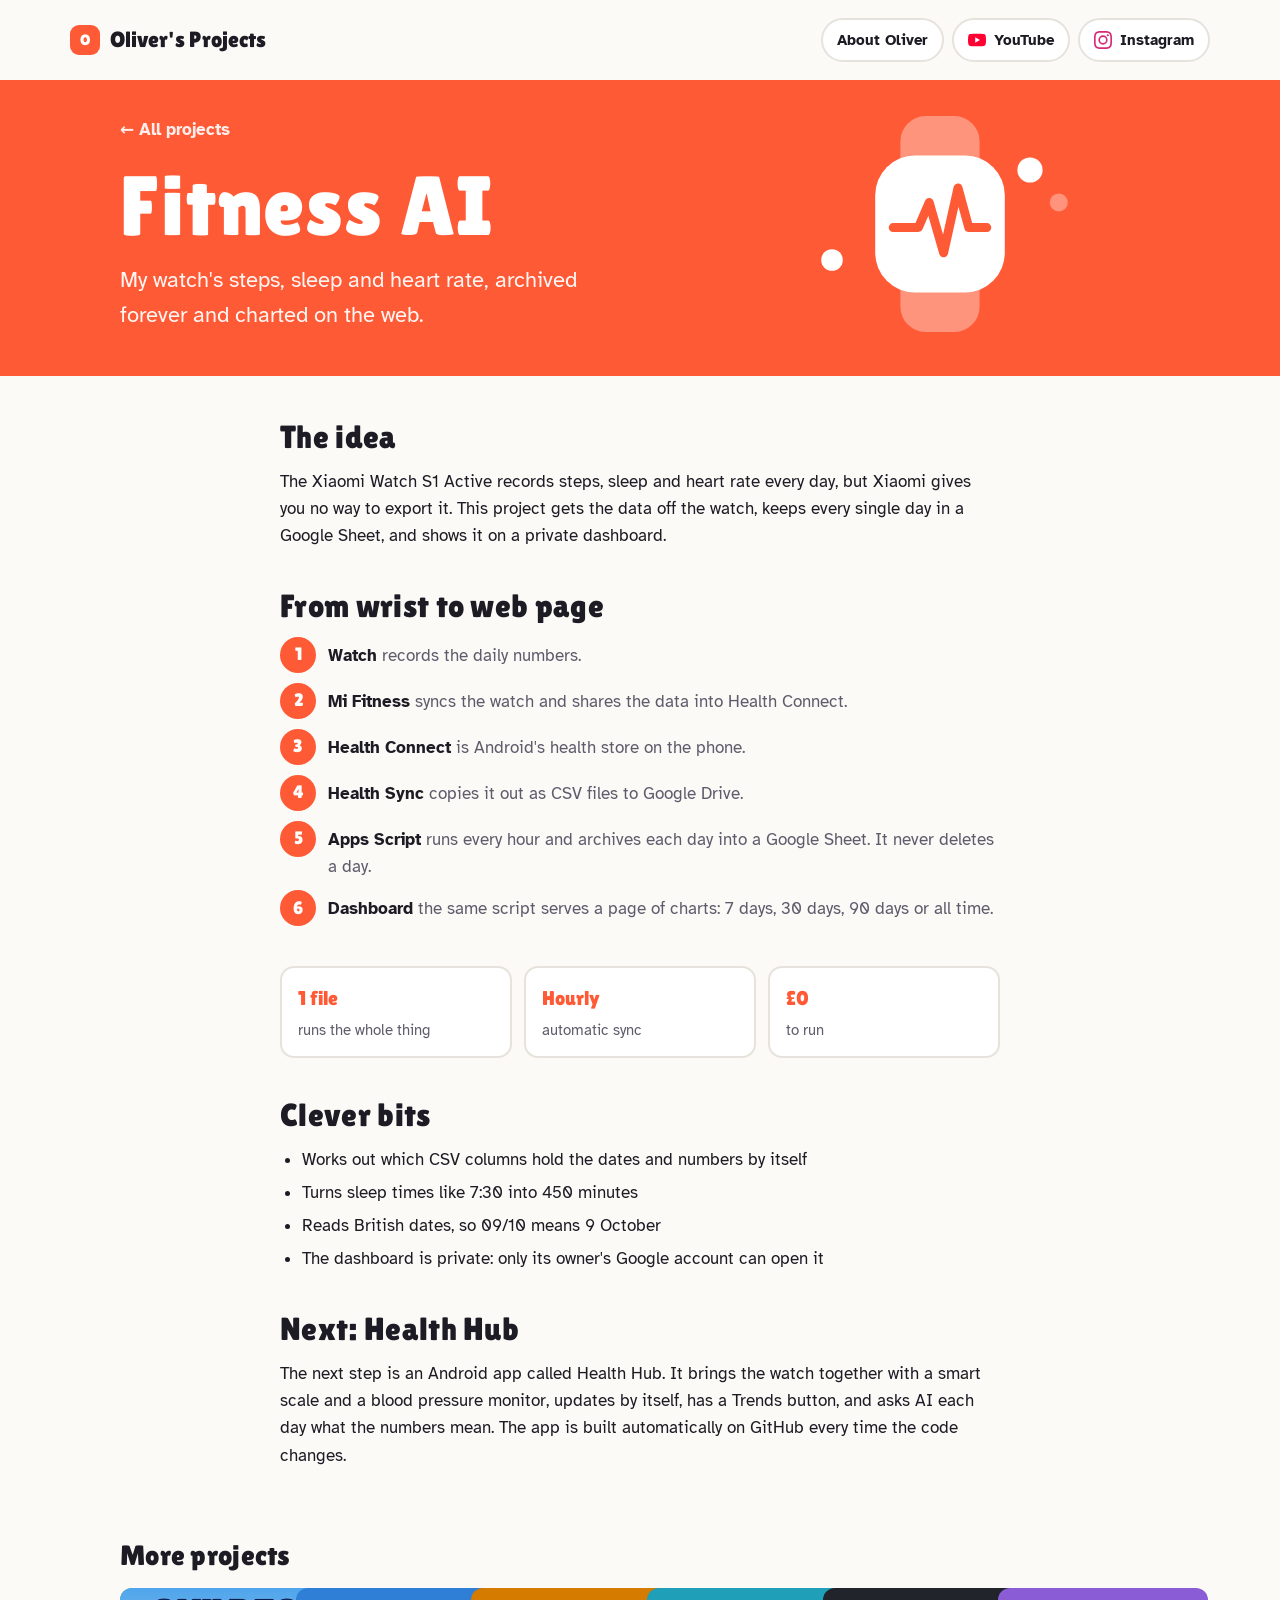
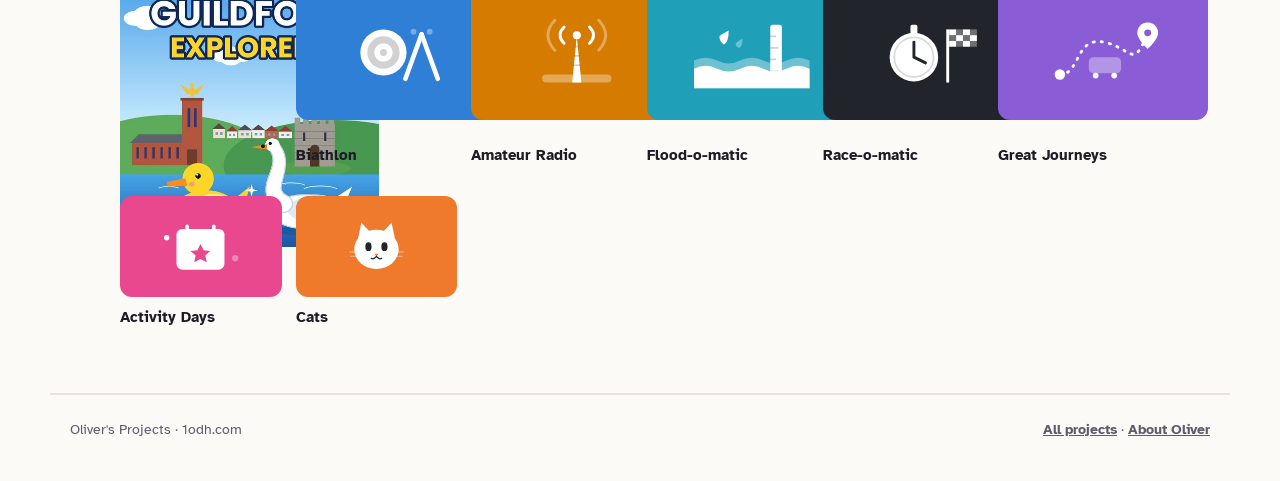
<file: fitness-ai.html>
<!doctype html>
<html lang="en-GB">
<head>
<meta charset="utf-8">
<meta name="viewport" content="width=device-width, initial-scale=1, viewport-fit=cover">
<title>Fitness AI · Oliver&#x27;s Projects</title>
<meta name="description" content="My watch&#x27;s steps, sleep and heart rate, archived forever and charted on the web.">
<link rel="preconnect" href="https://fonts.googleapis.com">
<link rel="preconnect" href="https://fonts.gstatic.com" crossorigin>
<link rel="stylesheet" href="https://fonts.googleapis.com/css2?family=Atkinson+Hyperlegible:wght@400;700&family=Lilita+One&display=swap">
<link rel="stylesheet" href="style.css">
</head>
<body><header class="topbar">
  <a class="brand" href="index.html"><span class="brand-dot">O</span>Oliver's Projects</a>
  <nav class="nav" aria-label="Main">
    <a class="pill" href="about.html">About Oliver</a>
    <a class="pill yt" href="https://www.youtube.com/@HamTechVibes" target="_blank" rel="noopener"><svg viewBox="0 0 24 24" aria-hidden="true"><path d="M23.5 6.2a3 3 0 0 0-2.1-2.1C19.5 3.6 12 3.6 12 3.6s-7.5 0-9.4.5A3 3 0 0 0 .5 6.2 31 31 0 0 0 0 12a31 31 0 0 0 .5 5.8 3 3 0 0 0 2.1 2.1c1.9.5 9.4.5 9.4.5s7.5 0 9.4-.5a3 3 0 0 0 2.1-2.1A31 31 0 0 0 24 12a31 31 0 0 0-.5-5.8zM9.6 15.6V8.4l6.3 3.6-6.3 3.6z"/></svg>YouTube</a>
    <a class="pill ig" href="https://www.instagram.com/hamtechvibes" target="_blank" rel="noopener"><svg viewBox="0 0 24 24" aria-hidden="true"><path d="M12 2.2c3.2 0 3.6 0 4.8.1 3.3.1 4.8 1.7 4.9 4.9.1 1.3.1 1.6.1 4.8s0 3.6-.1 4.8c-.1 3.2-1.7 4.8-4.9 4.9-1.3.1-1.6.1-4.8.1s-3.6 0-4.8-.1c-3.3-.1-4.8-1.7-4.9-4.9C2.2 15.6 2.2 15.2 2.2 12s0-3.6.1-4.8C2.4 3.9 3.9 2.4 7.2 2.3 8.4 2.2 8.8 2.2 12 2.2zM12 0C8.7 0 8.3 0 7.1.1 2.7.3.3 2.7.1 7.1 0 8.3 0 8.7 0 12s0 3.7.1 4.9c.2 4.4 2.6 6.8 7 7C8.3 24 8.7 24 12 24s3.7 0 4.9-.1c4.4-.2 6.8-2.6 7-7 .1-1.2.1-1.6.1-4.9s0-3.7-.1-4.9c-.2-4.4-2.6-6.8-7-7C15.7 0 15.3 0 12 0zm0 5.8a6.2 6.2 0 1 0 0 12.4 6.2 6.2 0 0 0 0-12.4zM12 16a4 4 0 1 1 0-8 4 4 0 0 1 0 8zm6.4-11.8a1.4 1.4 0 1 0 0 2.9 1.4 1.4 0 0 0 0-2.9z"/></svg>Instagram</a>
  </nav>
</header>
<div style="--c: var(--t-fitness)">
<section class="p-hero">
  <div class="p-hero-inner">
    <div>
      <a class="back" href="index.html">← All projects</a>
      <h1>Fitness AI</h1>
      <p class="tagline">My watch's steps, sleep and heart rate, archived forever and charted on the web.</p>
    </div>
    <svg viewBox="0 0 200 120" aria-hidden="true">
<rect x="78" y="0" width="44" height="120" rx="14" fill="rgba(255,255,255,.35)"/>
<rect x="64" y="22" width="72" height="76" rx="22" fill="#fff"/>
<path d="M74 62 H88 L94 48 L102 76 L110 40 L116 62 H126" fill="none" stroke="#ff5a36" stroke-width="5" stroke-linecap="round" stroke-linejoin="round"/>
<circle cx="150" cy="30" r="7" fill="#fff"/><circle cx="166" cy="48" r="5" fill="rgba(255,255,255,.35)"/><circle cx="40" cy="80" r="6" fill="#fff"/>
</svg>
  </div>
</section>
<main class="content">
<div class="block"><h2>The idea</h2>
<p>The Xiaomi Watch S1 Active records steps, sleep and heart rate every day, but Xiaomi gives you no way to export it. This project gets the data off the watch, keeps every single day in a Google Sheet, and shows it on a private dashboard.</p></div>
<div class="block"><h2>From wrist to web page</h2>
<ol class="steps">
<li><div><strong>Watch</strong> <span>records the daily numbers.</span></div></li>
<li><div><strong>Mi Fitness</strong> <span>syncs the watch and shares the data into Health Connect.</span></div></li>
<li><div><strong>Health Connect</strong> <span>is Android's health store on the phone.</span></div></li>
<li><div><strong>Health Sync</strong> <span>copies it out as CSV files to Google Drive.</span></div></li>
<li><div><strong>Apps Script</strong> <span>runs every hour and archives each day into a Google Sheet. It never deletes a day.</span></div></li>
<li><div><strong>Dashboard</strong> <span>the same script serves a page of charts: 7 days, 30 days, 90 days or all time.</span></div></li>
</ol></div>
<div class="facts">
<div class="fact"><b>1 file</b><span>runs the whole thing</span></div>
<div class="fact"><b>Hourly</b><span>automatic sync</span></div>
<div class="fact"><b>£0</b><span>to run</span></div>
</div>
<div class="block"><h2>Clever bits</h2>
<ul>
<li>Works out which CSV columns hold the dates and numbers by itself</li>
<li>Turns sleep times like 7:30 into 450 minutes</li>
<li>Reads British dates, so 09/10 means 9 October</li>
<li>The dashboard is private: only its owner's Google account can open it</li>
</ul></div>
<div class="block"><h2>Next: Health Hub</h2>
<p>The next step is an Android app called Health Hub. It brings the watch together with a smart scale and a blood pressure monitor, updates by itself, has a Trends button, and asks AI each day what the numbers mean. The app is built automatically on GitHub every time the code changes.</p></div>
</main>
</div>
<section class="more">
  <h2>More projects</h2>
  <div class="more-row">
<a href="explore-guildford.html" style="--c: var(--t-guildford)"><span class="mini"><img src="guildford-explorers-icon.jpg" alt="" loading="lazy"></span>Explore Guildford</a>
<a href="biathlon.html" style="--c: var(--t-biathlon)"><span class="mini"><svg viewBox="0 0 200 120" aria-hidden="true">
<circle cx="70" cy="58" r="40" fill="#fff"/><circle cx="70" cy="58" r="28" fill="rgba(0,0,0,.18)"/><circle cx="70" cy="58" r="16" fill="#fff"/><circle cx="70" cy="58" r="6" fill="rgba(0,0,0,.18)"/>
<rect x="118" y="20" width="8" height="90" rx="4" transform="rotate(20 122 65)" fill="#fff"/><rect x="146" y="20" width="8" height="90" rx="4" transform="rotate(-20 150 65)" fill="#fff"/>
<circle cx="150" cy="22" r="5" fill="rgba(255,255,255,.35)"/><circle cx="122" cy="22" r="5" fill="rgba(255,255,255,.35)"/>
</svg></span>Biathlon</a>
<a href="amateur-radio.html" style="--c: var(--t-radio)"><span class="mini"><svg viewBox="0 0 200 120" aria-hidden="true">
<path d="M92 110 L100 30 L108 110Z" fill="#fff"/><path d="M94 80 H106 M95 64 H105 M97 48 H103" stroke="rgba(0,0,0,.18)" stroke-width="3"/>
<circle cx="100" cy="28" r="7" fill="#fff"/>
<path d="M78 14 Q64 28 78 42 M122 14 Q136 28 122 42" fill="none" stroke="#fff" stroke-width="5" stroke-linecap="round"/>
<path d="M62 2 Q38 28 62 54 M138 2 Q162 28 138 54" fill="none" stroke="rgba(255,255,255,.35)" stroke-width="5" stroke-linecap="round"/>
<rect x="40" y="96" width="120" height="14" rx="7" fill="rgba(255,255,255,.35)"/>
</svg></span>Amateur Radio</a>
<a href="flood-o-matic.html" style="--c: var(--t-flood)"><span class="mini"><svg viewBox="0 0 200 120" aria-hidden="true">
<rect x="132" y="10" width="20" height="100" rx="4" fill="#fff"/>
<path d="M132 30 H142 M132 50 H146 M132 70 H142 M132 90 H146" stroke="rgba(0,0,0,.18)" stroke-width="3"/>
<path d="M0 72 Q20 62 40 72 T80 72 T120 72 T160 72 T200 72 V120 H0Z" fill="rgba(255,255,255,.35)"/>
<path d="M0 86 Q20 76 40 86 T80 86 T120 86 T160 86 T200 86 V120 H0Z" fill="#fff"/>
<path d="M60 20 Q60 40 52 44 Q44 40 44 30 Q48 26 60 20Z" fill="#fff"/><path d="M84 34 Q84 48 78 50 Q72 48 72 42 Q75 39 84 34Z" fill="rgba(255,255,255,.35)"/>
</svg></span>Flood-o-matic</a>
<a href="race-o-matic.html" style="--c: var(--t-race)"><span class="mini"><svg viewBox="0 0 200 120" aria-hidden="true">
<circle cx="76" cy="66" r="42" fill="#fff"/><rect x="70" y="10" width="12" height="16" rx="3" fill="#fff"/>
<circle cx="76" cy="66" r="34" fill="none" stroke="rgba(0,0,0,.15)" stroke-width="3"/>
<path d="M76 66 L76 40 M76 66 L96 76" stroke="#22242b" stroke-width="5" stroke-linecap="round"/>
<rect x="132" y="18" width="5" height="92" fill="#fff"/>
<g fill="#fff"><rect x="137" y="18" width="12" height="10"/><rect x="161" y="18" width="12" height="10"/><rect x="149" y="28" width="12" height="10"/><rect x="173" y="28" width="12" height="10"/><rect x="137" y="38" width="12" height="10"/><rect x="161" y="38" width="12" height="10"/></g>
<g fill="rgba(255,255,255,.35)"><rect x="149" y="18" width="12" height="10"/><rect x="173" y="18" width="12" height="10"/><rect x="137" y="28" width="12" height="10"/><rect x="161" y="28" width="12" height="10"/><rect x="149" y="38" width="12" height="10"/><rect x="173" y="38" width="12" height="10"/></g>
</svg></span>Race-o-matic</a>
<a href="great-journeys.html" style="--c: var(--t-journeys)"><span class="mini"><svg viewBox="0 0 200 120" aria-hidden="true">
<path d="M24 96 C60 96 50 30 100 40 S150 90 176 24" fill="none" stroke="#fff" stroke-width="5" stroke-dasharray="2 12" stroke-linecap="round"/>
<circle cx="24" cy="96" r="9" fill="#fff"/>
<path d="M176 6 C164 6 158 16 158 24 C158 36 176 52 176 52 C176 52 194 36 194 24 C194 16 188 6 176 6Z" fill="#fff"/><circle cx="176" cy="24" r="6" fill="#8a5cd6"/>
<rect x="74" y="66" width="56" height="28" rx="8" fill="rgba(255,255,255,.35)"/><circle cx="86" cy="98" r="5" fill="#fff"/><circle cx="118" cy="98" r="5" fill="#fff"/>
</svg></span>Great Journeys</a>
<a href="activity-days.html" style="--c: var(--t-activity)"><span class="mini"><svg viewBox="0 0 200 120" aria-hidden="true">
<rect x="46" y="20" width="108" height="92" rx="14" fill="#fff"/><rect x="46" y="20" width="108" height="24" rx="12" fill="rgba(255,255,255,.35)"/>
<rect x="66" y="10" width="8" height="20" rx="4" fill="#fff"/><rect x="126" y="10" width="8" height="20" rx="4" fill="#fff"/>
<path d="M100 54 L107 68 L122 70 L111 80 L114 95 L100 88 L86 95 L89 80 L78 70 L93 68Z" fill="#e9488f"/>
<circle cx="24" cy="40" r="6" fill="#fff"/><circle cx="178" cy="86" r="7" fill="rgba(255,255,255,.35)"/>
</svg></span>Activity Days</a>
<a href="cats.html" style="--c: var(--t-cats)"><span class="mini"><svg viewBox="0 0 200 120" aria-hidden="true">
<path d="M58 44 L66 6 L92 34Z" fill="#fff"/><path d="M142 44 L134 6 L108 34Z" fill="#fff"/>
<ellipse cx="100" cy="66" rx="50" ry="44" fill="#fff"/>
<ellipse cx="82" cy="60" rx="7" ry="10" fill="#22242b"/><ellipse cx="118" cy="60" rx="7" ry="10" fill="#22242b"/>
<path d="M95 76 L105 76 L100 82Z" fill="#f07a2c"/>
<path d="M100 82 Q94 90 88 86 M100 82 Q106 90 112 86" fill="none" stroke="#22242b" stroke-width="2.5" stroke-linecap="round"/>
<path d="M40 72 H70 M42 82 H70 M130 72 H160 M130 82 H158" stroke="rgba(255,255,255,.35)" stroke-width="3" stroke-linecap="round"/>
</svg></span>Cats</a>
  </div>
</section>
<footer class="site">
  <span>Oliver's Projects · 1odh.com</span>
  <span><a href="index.html">All projects</a> · <a href="about.html">About Oliver</a></span>
</footer>
</body>
</html>
</file>
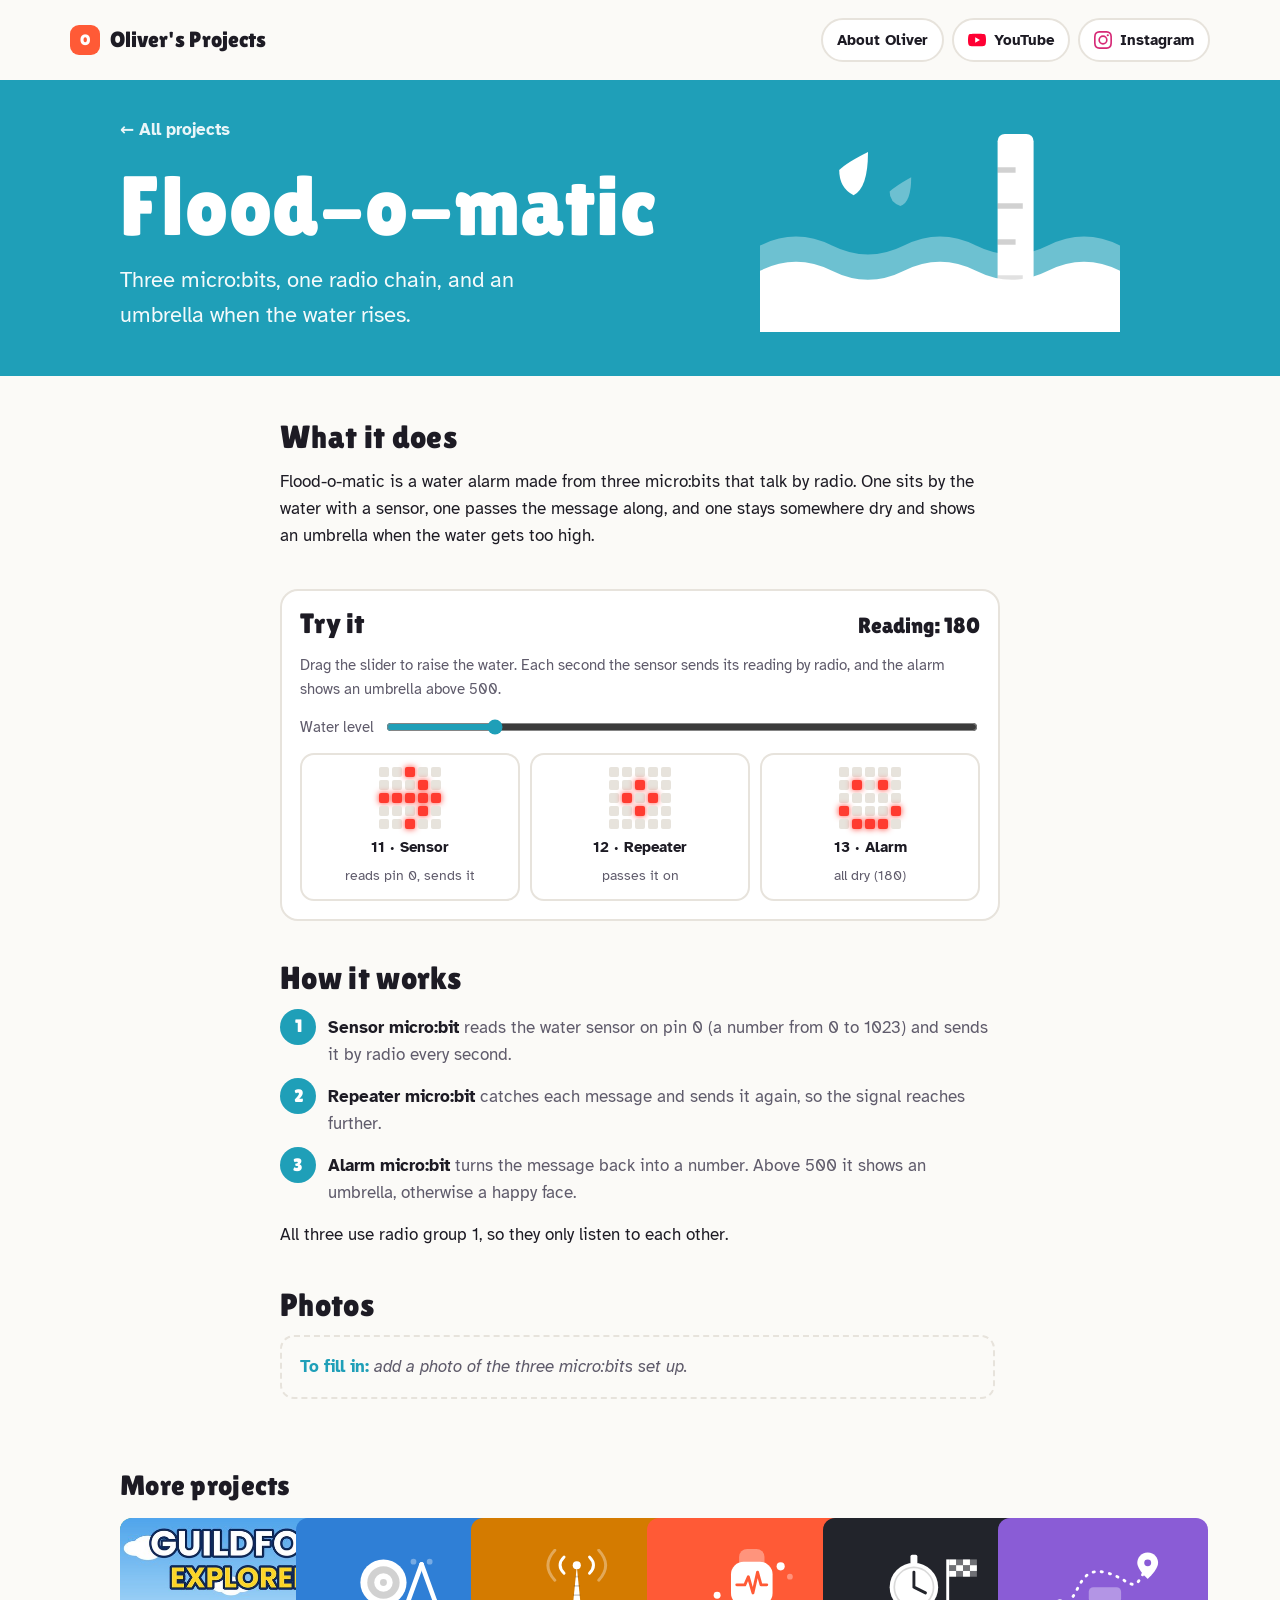
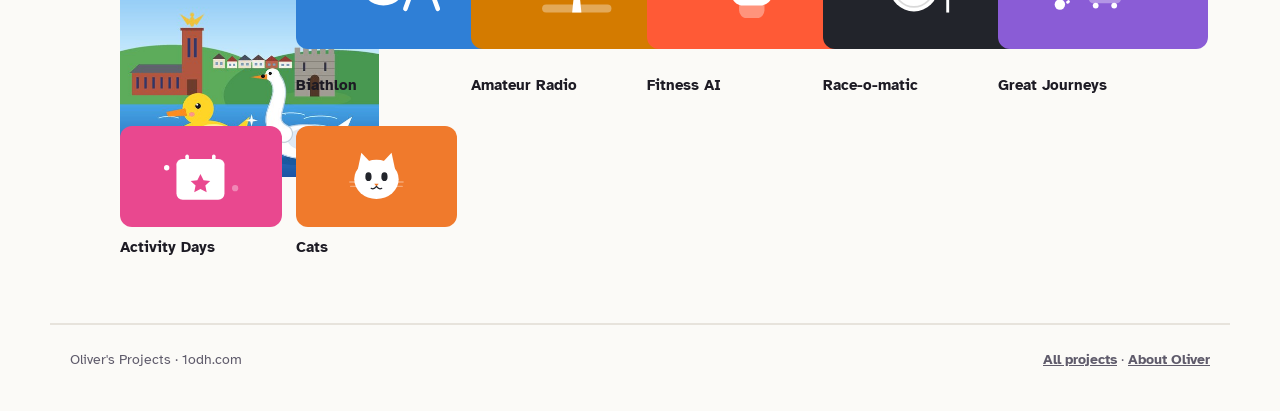
<file: flood-o-matic.html>
<!doctype html>
<html lang="en-GB">
<head>
<meta charset="utf-8">
<meta name="viewport" content="width=device-width, initial-scale=1, viewport-fit=cover">
<title>Flood-o-matic · Oliver&#x27;s Projects</title>
<meta name="description" content="Three micro:bits, one radio chain, and an umbrella when the water rises.">
<link rel="preconnect" href="https://fonts.googleapis.com">
<link rel="preconnect" href="https://fonts.gstatic.com" crossorigin>
<link rel="stylesheet" href="https://fonts.googleapis.com/css2?family=Atkinson+Hyperlegible:wght@400;700&family=Lilita+One&display=swap">
<link rel="stylesheet" href="style.css">
</head>
<body><header class="topbar">
  <a class="brand" href="index.html"><span class="brand-dot">O</span>Oliver's Projects</a>
  <nav class="nav" aria-label="Main">
    <a class="pill" href="about.html">About Oliver</a>
    <a class="pill yt" href="https://www.youtube.com/@HamTechVibes" target="_blank" rel="noopener"><svg viewBox="0 0 24 24" aria-hidden="true"><path d="M23.5 6.2a3 3 0 0 0-2.1-2.1C19.5 3.6 12 3.6 12 3.6s-7.5 0-9.4.5A3 3 0 0 0 .5 6.2 31 31 0 0 0 0 12a31 31 0 0 0 .5 5.8 3 3 0 0 0 2.1 2.1c1.9.5 9.4.5 9.4.5s7.5 0 9.4-.5a3 3 0 0 0 2.1-2.1A31 31 0 0 0 24 12a31 31 0 0 0-.5-5.8zM9.6 15.6V8.4l6.3 3.6-6.3 3.6z"/></svg>YouTube</a>
    <a class="pill ig" href="https://www.instagram.com/hamtechvibes" target="_blank" rel="noopener"><svg viewBox="0 0 24 24" aria-hidden="true"><path d="M12 2.2c3.2 0 3.6 0 4.8.1 3.3.1 4.8 1.7 4.9 4.9.1 1.3.1 1.6.1 4.8s0 3.6-.1 4.8c-.1 3.2-1.7 4.8-4.9 4.9-1.3.1-1.6.1-4.8.1s-3.6 0-4.8-.1c-3.3-.1-4.8-1.7-4.9-4.9C2.2 15.6 2.2 15.2 2.2 12s0-3.6.1-4.8C2.4 3.9 3.9 2.4 7.2 2.3 8.4 2.2 8.8 2.2 12 2.2zM12 0C8.7 0 8.3 0 7.1.1 2.7.3.3 2.7.1 7.1 0 8.3 0 8.7 0 12s0 3.7.1 4.9c.2 4.4 2.6 6.8 7 7C8.3 24 8.7 24 12 24s3.7 0 4.9-.1c4.4-.2 6.8-2.6 7-7 .1-1.2.1-1.6.1-4.9s0-3.7-.1-4.9c-.2-4.4-2.6-6.8-7-7C15.7 0 15.3 0 12 0zm0 5.8a6.2 6.2 0 1 0 0 12.4 6.2 6.2 0 0 0 0-12.4zM12 16a4 4 0 1 1 0-8 4 4 0 0 1 0 8zm6.4-11.8a1.4 1.4 0 1 0 0 2.9 1.4 1.4 0 0 0 0-2.9z"/></svg>Instagram</a>
  </nav>
</header>
<div style="--c: var(--t-flood)">
<section class="p-hero">
  <div class="p-hero-inner">
    <div>
      <a class="back" href="index.html">← All projects</a>
      <h1>Flood-o-matic</h1>
      <p class="tagline">Three micro:bits, one radio chain, and an umbrella when the water rises.</p>
    </div>
    <svg viewBox="0 0 200 120" aria-hidden="true">
<rect x="132" y="10" width="20" height="100" rx="4" fill="#fff"/>
<path d="M132 30 H142 M132 50 H146 M132 70 H142 M132 90 H146" stroke="rgba(0,0,0,.18)" stroke-width="3"/>
<path d="M0 72 Q20 62 40 72 T80 72 T120 72 T160 72 T200 72 V120 H0Z" fill="rgba(255,255,255,.35)"/>
<path d="M0 86 Q20 76 40 86 T80 86 T120 86 T160 86 T200 86 V120 H0Z" fill="#fff"/>
<path d="M60 20 Q60 40 52 44 Q44 40 44 30 Q48 26 60 20Z" fill="#fff"/><path d="M84 34 Q84 48 78 50 Q72 48 72 42 Q75 39 84 34Z" fill="rgba(255,255,255,.35)"/>
</svg>
  </div>
</section>
<main class="content">
<div class="block"><h2>What it does</h2>
<p>Flood-o-matic is a water alarm made from three micro:bits that talk by radio. One sits by the water with a sensor, one passes the message along, and one stays somewhere dry and shows an umbrella when the water gets too high.</p></div>
<div class="toy">
  <div class="toy-head"><h2>Try it</h2><span class="score" id="fl-read">Reading: 0</span></div>
  <p class="toy-note">Drag the slider to raise the water. Each second the sensor sends its reading by radio, and the alarm shows an umbrella above 500.</p>
  <div class="row">
    <label for="fl-level" class="toy-note">Water level</label>
    <input type="range" id="fl-level" min="0" max="1023" value="180">
  </div>
  <div class="chain">
    <div class="node"><div class="led" id="fl-a"></div><b>11 · Sensor</b><span>reads pin 0, sends it</span></div>
    <div class="node"><div class="led" id="fl-b"></div><b>12 · Repeater</b><span>passes it on</span></div>
    <div class="node"><div class="led" id="fl-c"></div><b>13 · Alarm</b><span id="fl-state">all dry</span></div>
  </div>
</div>
<div class="block"><h2>How it works</h2>
<ol class="steps">
<li><div><strong>Sensor micro:bit</strong> <span>reads the water sensor on pin 0 (a number from 0 to 1023) and sends it by radio every second.</span></div></li>
<li><div><strong>Repeater micro:bit</strong> <span>catches each message and sends it again, so the signal reaches further.</span></div></li>
<li><div><strong>Alarm micro:bit</strong> <span>turns the message back into a number. Above 500 it shows an umbrella, otherwise a happy face.</span></div></li>
</ol>
<p>All three use radio group 1, so they only listen to each other.</p></div>
<div class="block"><h2>Photos</h2>
<p class="todo">add a photo of the three micro:bits set up.</p></div>
<script>
(function () {
  var IMG = { arrow: '00900:00090:99999:00090:00900', diamond: '00000:00900:09090:00900:00000',
    umbrella: '09990:99999:00900:90900:09900', happy: '00000:09090:00000:90009:09990', blank: '00000:00000:00000:00000:00000' };
  function grid(id) { var el = document.getElementById(id); for (var i = 0; i < 25; i++) el.appendChild(document.createElement('i')); return el.children; }
  var A = grid('fl-a'), B = grid('fl-b'), C = grid('fl-c');
  function show(cells, name) { var s = IMG[name].replace(/:/g, ''); for (var i = 0; i < 25; i++) cells[i].className = s[i] === '9' ? 'on' : ''; }
  var lvl = document.getElementById('fl-level'), rd = document.getElementById('fl-read'), st = document.getElementById('fl-state');
  rd.textContent = 'Reading: ' + lvl.value;
  lvl.addEventListener('input', function () { rd.textContent = 'Reading: ' + lvl.value; });
  show(A, 'blank'); show(B, 'blank'); show(C, 'happy');
  function tick() {
    var v = parseInt(lvl.value, 10);
    show(A, 'arrow');
    setTimeout(function () { show(B, 'diamond'); }, 250);
    setTimeout(function () { show(B, 'blank'); show(C, v > 500 ? 'umbrella' : 'happy'); st.textContent = v > 500 ? 'WATER! (' + v + ')' : 'all dry (' + v + ')'; }, 450);
    setTimeout(function () { show(A, 'blank'); }, 600);
  }
  tick(); setInterval(tick, 1000);
})();
</script>
</main>
</div>
<section class="more">
  <h2>More projects</h2>
  <div class="more-row">
<a href="explore-guildford.html" style="--c: var(--t-guildford)"><span class="mini"><img src="guildford-explorers-icon.jpg" alt="" loading="lazy"></span>Explore Guildford</a>
<a href="biathlon.html" style="--c: var(--t-biathlon)"><span class="mini"><svg viewBox="0 0 200 120" aria-hidden="true">
<circle cx="70" cy="58" r="40" fill="#fff"/><circle cx="70" cy="58" r="28" fill="rgba(0,0,0,.18)"/><circle cx="70" cy="58" r="16" fill="#fff"/><circle cx="70" cy="58" r="6" fill="rgba(0,0,0,.18)"/>
<rect x="118" y="20" width="8" height="90" rx="4" transform="rotate(20 122 65)" fill="#fff"/><rect x="146" y="20" width="8" height="90" rx="4" transform="rotate(-20 150 65)" fill="#fff"/>
<circle cx="150" cy="22" r="5" fill="rgba(255,255,255,.35)"/><circle cx="122" cy="22" r="5" fill="rgba(255,255,255,.35)"/>
</svg></span>Biathlon</a>
<a href="amateur-radio.html" style="--c: var(--t-radio)"><span class="mini"><svg viewBox="0 0 200 120" aria-hidden="true">
<path d="M92 110 L100 30 L108 110Z" fill="#fff"/><path d="M94 80 H106 M95 64 H105 M97 48 H103" stroke="rgba(0,0,0,.18)" stroke-width="3"/>
<circle cx="100" cy="28" r="7" fill="#fff"/>
<path d="M78 14 Q64 28 78 42 M122 14 Q136 28 122 42" fill="none" stroke="#fff" stroke-width="5" stroke-linecap="round"/>
<path d="M62 2 Q38 28 62 54 M138 2 Q162 28 138 54" fill="none" stroke="rgba(255,255,255,.35)" stroke-width="5" stroke-linecap="round"/>
<rect x="40" y="96" width="120" height="14" rx="7" fill="rgba(255,255,255,.35)"/>
</svg></span>Amateur Radio</a>
<a href="fitness-ai.html" style="--c: var(--t-fitness)"><span class="mini"><svg viewBox="0 0 200 120" aria-hidden="true">
<rect x="78" y="0" width="44" height="120" rx="14" fill="rgba(255,255,255,.35)"/>
<rect x="64" y="22" width="72" height="76" rx="22" fill="#fff"/>
<path d="M74 62 H88 L94 48 L102 76 L110 40 L116 62 H126" fill="none" stroke="#ff5a36" stroke-width="5" stroke-linecap="round" stroke-linejoin="round"/>
<circle cx="150" cy="30" r="7" fill="#fff"/><circle cx="166" cy="48" r="5" fill="rgba(255,255,255,.35)"/><circle cx="40" cy="80" r="6" fill="#fff"/>
</svg></span>Fitness AI</a>
<a href="race-o-matic.html" style="--c: var(--t-race)"><span class="mini"><svg viewBox="0 0 200 120" aria-hidden="true">
<circle cx="76" cy="66" r="42" fill="#fff"/><rect x="70" y="10" width="12" height="16" rx="3" fill="#fff"/>
<circle cx="76" cy="66" r="34" fill="none" stroke="rgba(0,0,0,.15)" stroke-width="3"/>
<path d="M76 66 L76 40 M76 66 L96 76" stroke="#22242b" stroke-width="5" stroke-linecap="round"/>
<rect x="132" y="18" width="5" height="92" fill="#fff"/>
<g fill="#fff"><rect x="137" y="18" width="12" height="10"/><rect x="161" y="18" width="12" height="10"/><rect x="149" y="28" width="12" height="10"/><rect x="173" y="28" width="12" height="10"/><rect x="137" y="38" width="12" height="10"/><rect x="161" y="38" width="12" height="10"/></g>
<g fill="rgba(255,255,255,.35)"><rect x="149" y="18" width="12" height="10"/><rect x="173" y="18" width="12" height="10"/><rect x="137" y="28" width="12" height="10"/><rect x="161" y="28" width="12" height="10"/><rect x="149" y="38" width="12" height="10"/><rect x="173" y="38" width="12" height="10"/></g>
</svg></span>Race-o-matic</a>
<a href="great-journeys.html" style="--c: var(--t-journeys)"><span class="mini"><svg viewBox="0 0 200 120" aria-hidden="true">
<path d="M24 96 C60 96 50 30 100 40 S150 90 176 24" fill="none" stroke="#fff" stroke-width="5" stroke-dasharray="2 12" stroke-linecap="round"/>
<circle cx="24" cy="96" r="9" fill="#fff"/>
<path d="M176 6 C164 6 158 16 158 24 C158 36 176 52 176 52 C176 52 194 36 194 24 C194 16 188 6 176 6Z" fill="#fff"/><circle cx="176" cy="24" r="6" fill="#8a5cd6"/>
<rect x="74" y="66" width="56" height="28" rx="8" fill="rgba(255,255,255,.35)"/><circle cx="86" cy="98" r="5" fill="#fff"/><circle cx="118" cy="98" r="5" fill="#fff"/>
</svg></span>Great Journeys</a>
<a href="activity-days.html" style="--c: var(--t-activity)"><span class="mini"><svg viewBox="0 0 200 120" aria-hidden="true">
<rect x="46" y="20" width="108" height="92" rx="14" fill="#fff"/><rect x="46" y="20" width="108" height="24" rx="12" fill="rgba(255,255,255,.35)"/>
<rect x="66" y="10" width="8" height="20" rx="4" fill="#fff"/><rect x="126" y="10" width="8" height="20" rx="4" fill="#fff"/>
<path d="M100 54 L107 68 L122 70 L111 80 L114 95 L100 88 L86 95 L89 80 L78 70 L93 68Z" fill="#e9488f"/>
<circle cx="24" cy="40" r="6" fill="#fff"/><circle cx="178" cy="86" r="7" fill="rgba(255,255,255,.35)"/>
</svg></span>Activity Days</a>
<a href="cats.html" style="--c: var(--t-cats)"><span class="mini"><svg viewBox="0 0 200 120" aria-hidden="true">
<path d="M58 44 L66 6 L92 34Z" fill="#fff"/><path d="M142 44 L134 6 L108 34Z" fill="#fff"/>
<ellipse cx="100" cy="66" rx="50" ry="44" fill="#fff"/>
<ellipse cx="82" cy="60" rx="7" ry="10" fill="#22242b"/><ellipse cx="118" cy="60" rx="7" ry="10" fill="#22242b"/>
<path d="M95 76 L105 76 L100 82Z" fill="#f07a2c"/>
<path d="M100 82 Q94 90 88 86 M100 82 Q106 90 112 86" fill="none" stroke="#22242b" stroke-width="2.5" stroke-linecap="round"/>
<path d="M40 72 H70 M42 82 H70 M130 72 H160 M130 82 H158" stroke="rgba(255,255,255,.35)" stroke-width="3" stroke-linecap="round"/>
</svg></span>Cats</a>
  </div>
</section>
<footer class="site">
  <span>Oliver's Projects · 1odh.com</span>
  <span><a href="index.html">All projects</a> · <a href="about.html">About Oliver</a></span>
</footer>
</body>
</html>
</file>
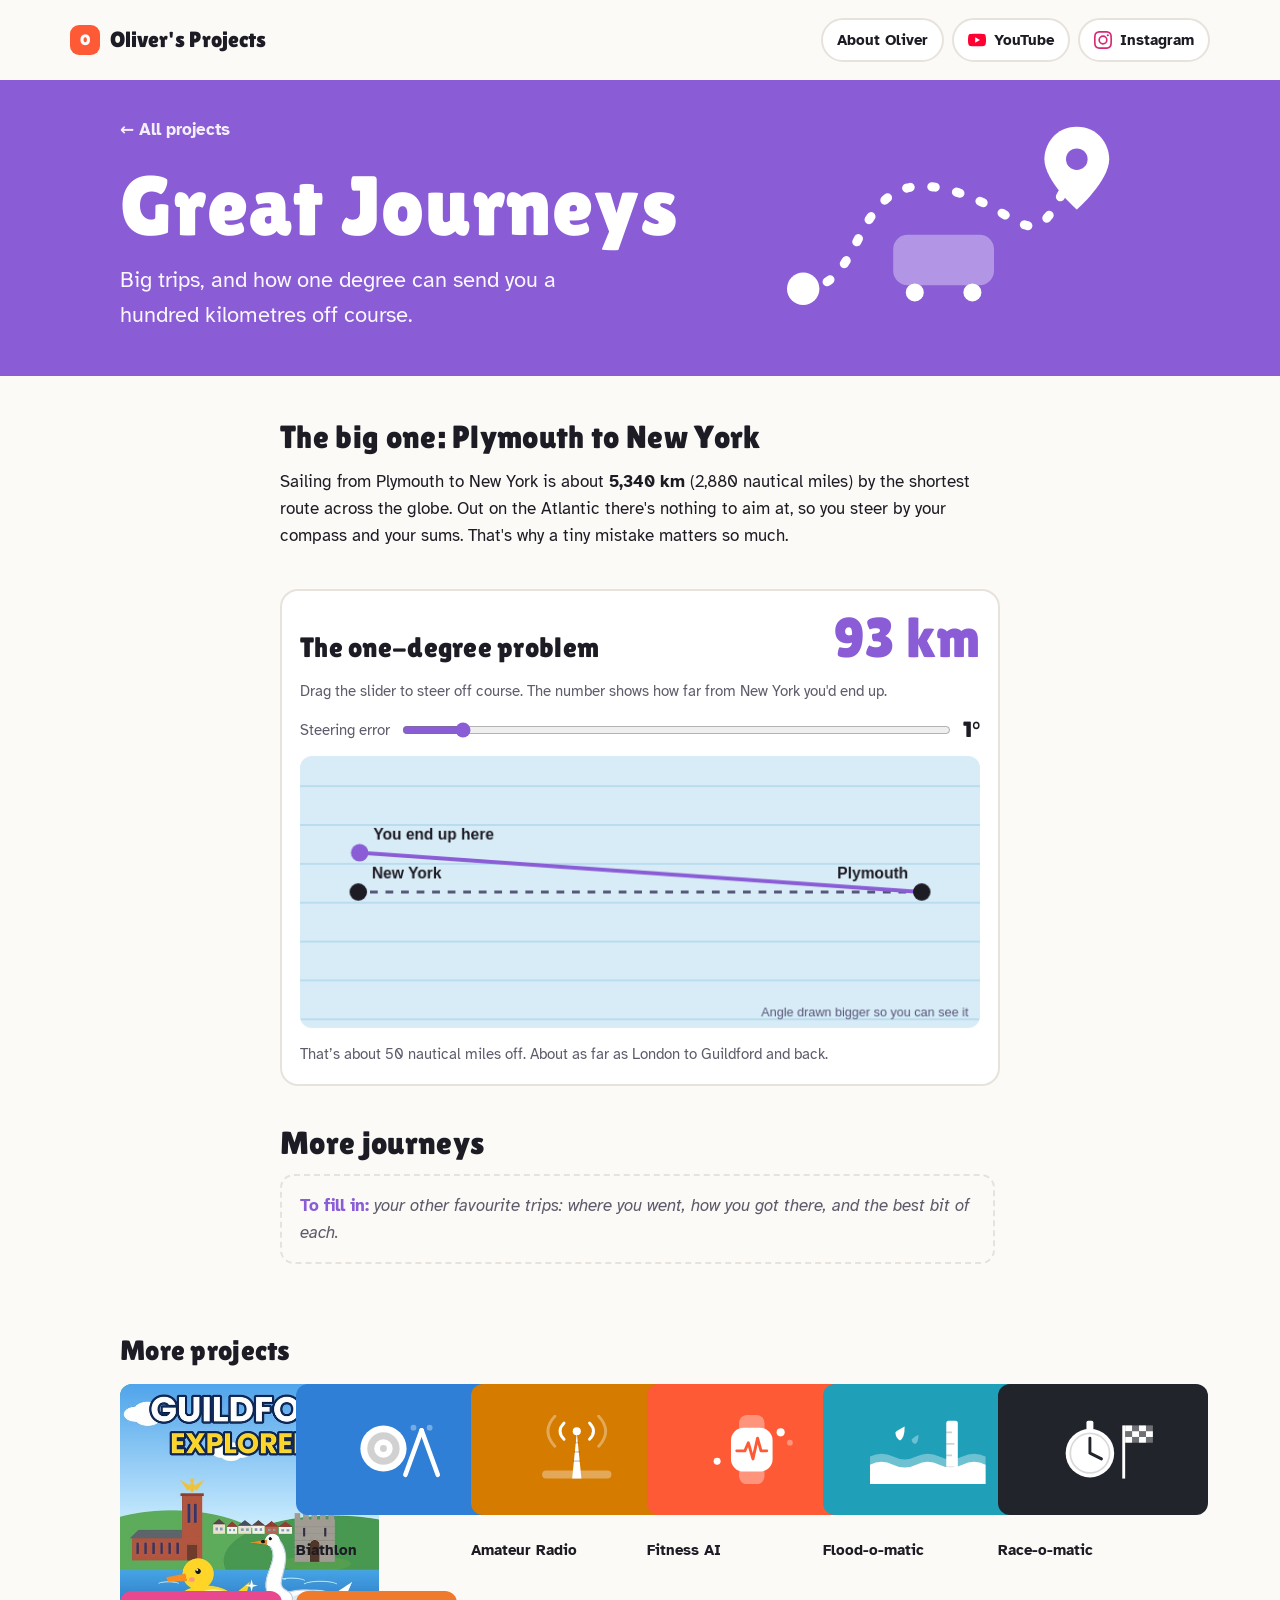
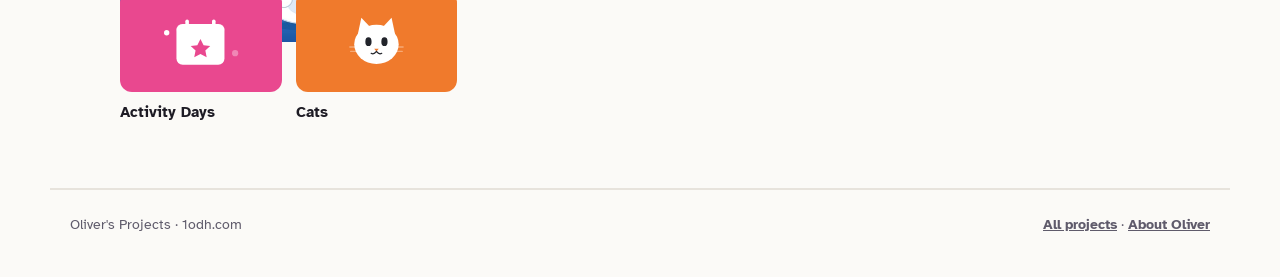
<file: great-journeys.html>
<!doctype html>
<html lang="en-GB">
<head>
<meta charset="utf-8">
<meta name="viewport" content="width=device-width, initial-scale=1, viewport-fit=cover">
<title>Great Journeys · Oliver&#x27;s Projects</title>
<meta name="description" content="Big trips, and how one degree can send you a hundred kilometres off course.">
<link rel="preconnect" href="https://fonts.googleapis.com">
<link rel="preconnect" href="https://fonts.gstatic.com" crossorigin>
<link rel="stylesheet" href="https://fonts.googleapis.com/css2?family=Atkinson+Hyperlegible:wght@400;700&family=Lilita+One&display=swap">
<link rel="stylesheet" href="style.css">
</head>
<body><header class="topbar">
  <a class="brand" href="index.html"><span class="brand-dot">O</span>Oliver's Projects</a>
  <nav class="nav" aria-label="Main">
    <a class="pill" href="about.html">About Oliver</a>
    <a class="pill yt" href="https://www.youtube.com/@HamTechVibes" target="_blank" rel="noopener"><svg viewBox="0 0 24 24" aria-hidden="true"><path d="M23.5 6.2a3 3 0 0 0-2.1-2.1C19.5 3.6 12 3.6 12 3.6s-7.5 0-9.4.5A3 3 0 0 0 .5 6.2 31 31 0 0 0 0 12a31 31 0 0 0 .5 5.8 3 3 0 0 0 2.1 2.1c1.9.5 9.4.5 9.4.5s7.5 0 9.4-.5a3 3 0 0 0 2.1-2.1A31 31 0 0 0 24 12a31 31 0 0 0-.5-5.8zM9.6 15.6V8.4l6.3 3.6-6.3 3.6z"/></svg>YouTube</a>
    <a class="pill ig" href="https://www.instagram.com/hamtechvibes" target="_blank" rel="noopener"><svg viewBox="0 0 24 24" aria-hidden="true"><path d="M12 2.2c3.2 0 3.6 0 4.8.1 3.3.1 4.8 1.7 4.9 4.9.1 1.3.1 1.6.1 4.8s0 3.6-.1 4.8c-.1 3.2-1.7 4.8-4.9 4.9-1.3.1-1.6.1-4.8.1s-3.6 0-4.8-.1c-3.3-.1-4.8-1.7-4.9-4.9C2.2 15.6 2.2 15.2 2.2 12s0-3.6.1-4.8C2.4 3.9 3.9 2.4 7.2 2.3 8.4 2.2 8.8 2.2 12 2.2zM12 0C8.7 0 8.3 0 7.1.1 2.7.3.3 2.7.1 7.1 0 8.3 0 8.7 0 12s0 3.7.1 4.9c.2 4.4 2.6 6.8 7 7C8.3 24 8.7 24 12 24s3.7 0 4.9-.1c4.4-.2 6.8-2.6 7-7 .1-1.2.1-1.6.1-4.9s0-3.7-.1-4.9c-.2-4.4-2.6-6.8-7-7C15.7 0 15.3 0 12 0zm0 5.8a6.2 6.2 0 1 0 0 12.4 6.2 6.2 0 0 0 0-12.4zM12 16a4 4 0 1 1 0-8 4 4 0 0 1 0 8zm6.4-11.8a1.4 1.4 0 1 0 0 2.9 1.4 1.4 0 0 0 0-2.9z"/></svg>Instagram</a>
  </nav>
</header>
<div style="--c: var(--t-journeys)">
<section class="p-hero">
  <div class="p-hero-inner">
    <div>
      <a class="back" href="index.html">← All projects</a>
      <h1>Great Journeys</h1>
      <p class="tagline">Big trips, and how one degree can send you a hundred kilometres off course.</p>
    </div>
    <svg viewBox="0 0 200 120" aria-hidden="true">
<path d="M24 96 C60 96 50 30 100 40 S150 90 176 24" fill="none" stroke="#fff" stroke-width="5" stroke-dasharray="2 12" stroke-linecap="round"/>
<circle cx="24" cy="96" r="9" fill="#fff"/>
<path d="M176 6 C164 6 158 16 158 24 C158 36 176 52 176 52 C176 52 194 36 194 24 C194 16 188 6 176 6Z" fill="#fff"/><circle cx="176" cy="24" r="6" fill="#8a5cd6"/>
<rect x="74" y="66" width="56" height="28" rx="8" fill="rgba(255,255,255,.35)"/><circle cx="86" cy="98" r="5" fill="#fff"/><circle cx="118" cy="98" r="5" fill="#fff"/>
</svg>
  </div>
</section>
<main class="content">
<div class="block"><h2>The big one: Plymouth to New York</h2>
<p>Sailing from Plymouth to New York is about <strong>5,340 km</strong> (2,880 nautical miles) by the shortest route across the globe. Out on the Atlantic there's nothing to aim at, so you steer by your compass and your sums. That's why a tiny mistake matters so much.</p></div>
<div class="toy">
  <div class="toy-head"><h2>The one-degree problem</h2><span class="big-number" id="gj-km">93 km</span></div>
  <p class="toy-note">Drag the slider to steer off course. The number shows how far from New York you'd end up.</p>
  <div class="row"><label for="gj-deg" class="toy-note">Steering error</label><input type="range" id="gj-deg" min="0" max="10" step="0.5" value="1"><span class="score" id="gj-lab">1°</span></div>
  <canvas id="gj" width="700" height="280" aria-label="Diagram of a course from Plymouth to New York drifting off target"></canvas>
  <p class="toy-note" id="gj-say"></p>
</div>
<div class="block"><h2>More journeys</h2>
<p class="todo">your other favourite trips: where you went, how you got there, and the best bit of each.</p></div>
<script>
(function () {
  var D = 5341, cv = document.getElementById('gj'), ctx = cv.getContext('2d'), W = cv.width, H = cv.height;
  var accent = getComputedStyle(cv).getPropertyValue('--c').trim() || '#8a5cd6';
  var deg = document.getElementById('gj-deg'), km = document.getElementById('gj-km'), lab = document.getElementById('gj-lab'), say = document.getElementById('gj-say');
  function off(a) { return 2 * D * Math.sin(a * Math.PI / 360); }
  function draw() {
    var a = parseFloat(deg.value), miss = off(a);
    km.textContent = Math.round(miss).toLocaleString('en-GB') + ' km';
    lab.textContent = a + '°';
    say.textContent = a === 0 ? 'Spot on: straight into New York harbour.' :
      'That’s about ' + Math.round(miss / 1.852).toLocaleString('en-GB') + ' nautical miles off. ' +
      (miss < 120 ? 'About as far as London to Guildford and back.' : miss < 500 ? 'You’d be hunting for the coast of another state.' : 'You might reach a different country altogether.');
    ctx.fillStyle = '#d8ecf7'; ctx.fillRect(0, 0, W, H);
    ctx.fillStyle = '#b9dcef'; for (var y = 30; y < H; y += 40) { ctx.fillRect(0, y, W, 2); }
    var px = W - 60, py = H / 2, nx = 60, ny = H / 2;
    var scale = (px - nx) / D, ang = a * Math.PI / 180 * 4; // exaggerated angle so small errors show
    var ex = px - (px - nx) * Math.cos(ang), ey = py - (px - nx) * Math.sin(ang);
    ctx.setLineDash([8, 8]); ctx.lineWidth = 3; ctx.strokeStyle = '#557';
    ctx.beginPath(); ctx.moveTo(px, py); ctx.lineTo(nx, ny); ctx.stroke(); ctx.setLineDash([]);
    ctx.strokeStyle = accent; ctx.lineWidth = 4; ctx.beginPath(); ctx.moveTo(px, py); ctx.lineTo(ex, ey); ctx.stroke();
    function dot(x, y, c, t, al) { ctx.fillStyle = c; ctx.beginPath(); ctx.arc(x, y, 9, 0, 7); ctx.fill(); ctx.fillStyle = '#1d1b24'; ctx.font = 'bold 16px sans-serif'; ctx.textAlign = al; ctx.fillText(t, x + (al === 'left' ? 14 : al === 'right' ? -14 : 0), y - 14); }
    dot(px, py, '#1d1b24', 'Plymouth', 'right'); dot(nx, ny, '#1d1b24', 'New York', 'left');
    if (a > 0) { dot(ex, ey, accent, 'You end up here', 'left'); }
    ctx.fillStyle = '#557'; ctx.font = '13px sans-serif'; ctx.textAlign = 'right'; ctx.fillText('Angle drawn bigger so you can see it', W - 12, H - 12);
  }
  deg.addEventListener('input', draw); draw();
})();
</script>
</main>
</div>
<section class="more">
  <h2>More projects</h2>
  <div class="more-row">
<a href="explore-guildford.html" style="--c: var(--t-guildford)"><span class="mini"><img src="guildford-explorers-icon.jpg" alt="" loading="lazy"></span>Explore Guildford</a>
<a href="biathlon.html" style="--c: var(--t-biathlon)"><span class="mini"><svg viewBox="0 0 200 120" aria-hidden="true">
<circle cx="70" cy="58" r="40" fill="#fff"/><circle cx="70" cy="58" r="28" fill="rgba(0,0,0,.18)"/><circle cx="70" cy="58" r="16" fill="#fff"/><circle cx="70" cy="58" r="6" fill="rgba(0,0,0,.18)"/>
<rect x="118" y="20" width="8" height="90" rx="4" transform="rotate(20 122 65)" fill="#fff"/><rect x="146" y="20" width="8" height="90" rx="4" transform="rotate(-20 150 65)" fill="#fff"/>
<circle cx="150" cy="22" r="5" fill="rgba(255,255,255,.35)"/><circle cx="122" cy="22" r="5" fill="rgba(255,255,255,.35)"/>
</svg></span>Biathlon</a>
<a href="amateur-radio.html" style="--c: var(--t-radio)"><span class="mini"><svg viewBox="0 0 200 120" aria-hidden="true">
<path d="M92 110 L100 30 L108 110Z" fill="#fff"/><path d="M94 80 H106 M95 64 H105 M97 48 H103" stroke="rgba(0,0,0,.18)" stroke-width="3"/>
<circle cx="100" cy="28" r="7" fill="#fff"/>
<path d="M78 14 Q64 28 78 42 M122 14 Q136 28 122 42" fill="none" stroke="#fff" stroke-width="5" stroke-linecap="round"/>
<path d="M62 2 Q38 28 62 54 M138 2 Q162 28 138 54" fill="none" stroke="rgba(255,255,255,.35)" stroke-width="5" stroke-linecap="round"/>
<rect x="40" y="96" width="120" height="14" rx="7" fill="rgba(255,255,255,.35)"/>
</svg></span>Amateur Radio</a>
<a href="fitness-ai.html" style="--c: var(--t-fitness)"><span class="mini"><svg viewBox="0 0 200 120" aria-hidden="true">
<rect x="78" y="0" width="44" height="120" rx="14" fill="rgba(255,255,255,.35)"/>
<rect x="64" y="22" width="72" height="76" rx="22" fill="#fff"/>
<path d="M74 62 H88 L94 48 L102 76 L110 40 L116 62 H126" fill="none" stroke="#ff5a36" stroke-width="5" stroke-linecap="round" stroke-linejoin="round"/>
<circle cx="150" cy="30" r="7" fill="#fff"/><circle cx="166" cy="48" r="5" fill="rgba(255,255,255,.35)"/><circle cx="40" cy="80" r="6" fill="#fff"/>
</svg></span>Fitness AI</a>
<a href="flood-o-matic.html" style="--c: var(--t-flood)"><span class="mini"><svg viewBox="0 0 200 120" aria-hidden="true">
<rect x="132" y="10" width="20" height="100" rx="4" fill="#fff"/>
<path d="M132 30 H142 M132 50 H146 M132 70 H142 M132 90 H146" stroke="rgba(0,0,0,.18)" stroke-width="3"/>
<path d="M0 72 Q20 62 40 72 T80 72 T120 72 T160 72 T200 72 V120 H0Z" fill="rgba(255,255,255,.35)"/>
<path d="M0 86 Q20 76 40 86 T80 86 T120 86 T160 86 T200 86 V120 H0Z" fill="#fff"/>
<path d="M60 20 Q60 40 52 44 Q44 40 44 30 Q48 26 60 20Z" fill="#fff"/><path d="M84 34 Q84 48 78 50 Q72 48 72 42 Q75 39 84 34Z" fill="rgba(255,255,255,.35)"/>
</svg></span>Flood-o-matic</a>
<a href="race-o-matic.html" style="--c: var(--t-race)"><span class="mini"><svg viewBox="0 0 200 120" aria-hidden="true">
<circle cx="76" cy="66" r="42" fill="#fff"/><rect x="70" y="10" width="12" height="16" rx="3" fill="#fff"/>
<circle cx="76" cy="66" r="34" fill="none" stroke="rgba(0,0,0,.15)" stroke-width="3"/>
<path d="M76 66 L76 40 M76 66 L96 76" stroke="#22242b" stroke-width="5" stroke-linecap="round"/>
<rect x="132" y="18" width="5" height="92" fill="#fff"/>
<g fill="#fff"><rect x="137" y="18" width="12" height="10"/><rect x="161" y="18" width="12" height="10"/><rect x="149" y="28" width="12" height="10"/><rect x="173" y="28" width="12" height="10"/><rect x="137" y="38" width="12" height="10"/><rect x="161" y="38" width="12" height="10"/></g>
<g fill="rgba(255,255,255,.35)"><rect x="149" y="18" width="12" height="10"/><rect x="173" y="18" width="12" height="10"/><rect x="137" y="28" width="12" height="10"/><rect x="161" y="28" width="12" height="10"/><rect x="149" y="38" width="12" height="10"/><rect x="173" y="38" width="12" height="10"/></g>
</svg></span>Race-o-matic</a>
<a href="activity-days.html" style="--c: var(--t-activity)"><span class="mini"><svg viewBox="0 0 200 120" aria-hidden="true">
<rect x="46" y="20" width="108" height="92" rx="14" fill="#fff"/><rect x="46" y="20" width="108" height="24" rx="12" fill="rgba(255,255,255,.35)"/>
<rect x="66" y="10" width="8" height="20" rx="4" fill="#fff"/><rect x="126" y="10" width="8" height="20" rx="4" fill="#fff"/>
<path d="M100 54 L107 68 L122 70 L111 80 L114 95 L100 88 L86 95 L89 80 L78 70 L93 68Z" fill="#e9488f"/>
<circle cx="24" cy="40" r="6" fill="#fff"/><circle cx="178" cy="86" r="7" fill="rgba(255,255,255,.35)"/>
</svg></span>Activity Days</a>
<a href="cats.html" style="--c: var(--t-cats)"><span class="mini"><svg viewBox="0 0 200 120" aria-hidden="true">
<path d="M58 44 L66 6 L92 34Z" fill="#fff"/><path d="M142 44 L134 6 L108 34Z" fill="#fff"/>
<ellipse cx="100" cy="66" rx="50" ry="44" fill="#fff"/>
<ellipse cx="82" cy="60" rx="7" ry="10" fill="#22242b"/><ellipse cx="118" cy="60" rx="7" ry="10" fill="#22242b"/>
<path d="M95 76 L105 76 L100 82Z" fill="#f07a2c"/>
<path d="M100 82 Q94 90 88 86 M100 82 Q106 90 112 86" fill="none" stroke="#22242b" stroke-width="2.5" stroke-linecap="round"/>
<path d="M40 72 H70 M42 82 H70 M130 72 H160 M130 82 H158" stroke="rgba(255,255,255,.35)" stroke-width="3" stroke-linecap="round"/>
</svg></span>Cats</a>
  </div>
</section>
<footer class="site">
  <span>Oliver's Projects · 1odh.com</span>
  <span><a href="index.html">All projects</a> · <a href="about.html">About Oliver</a></span>
</footer>
</body>
</html>
</file>
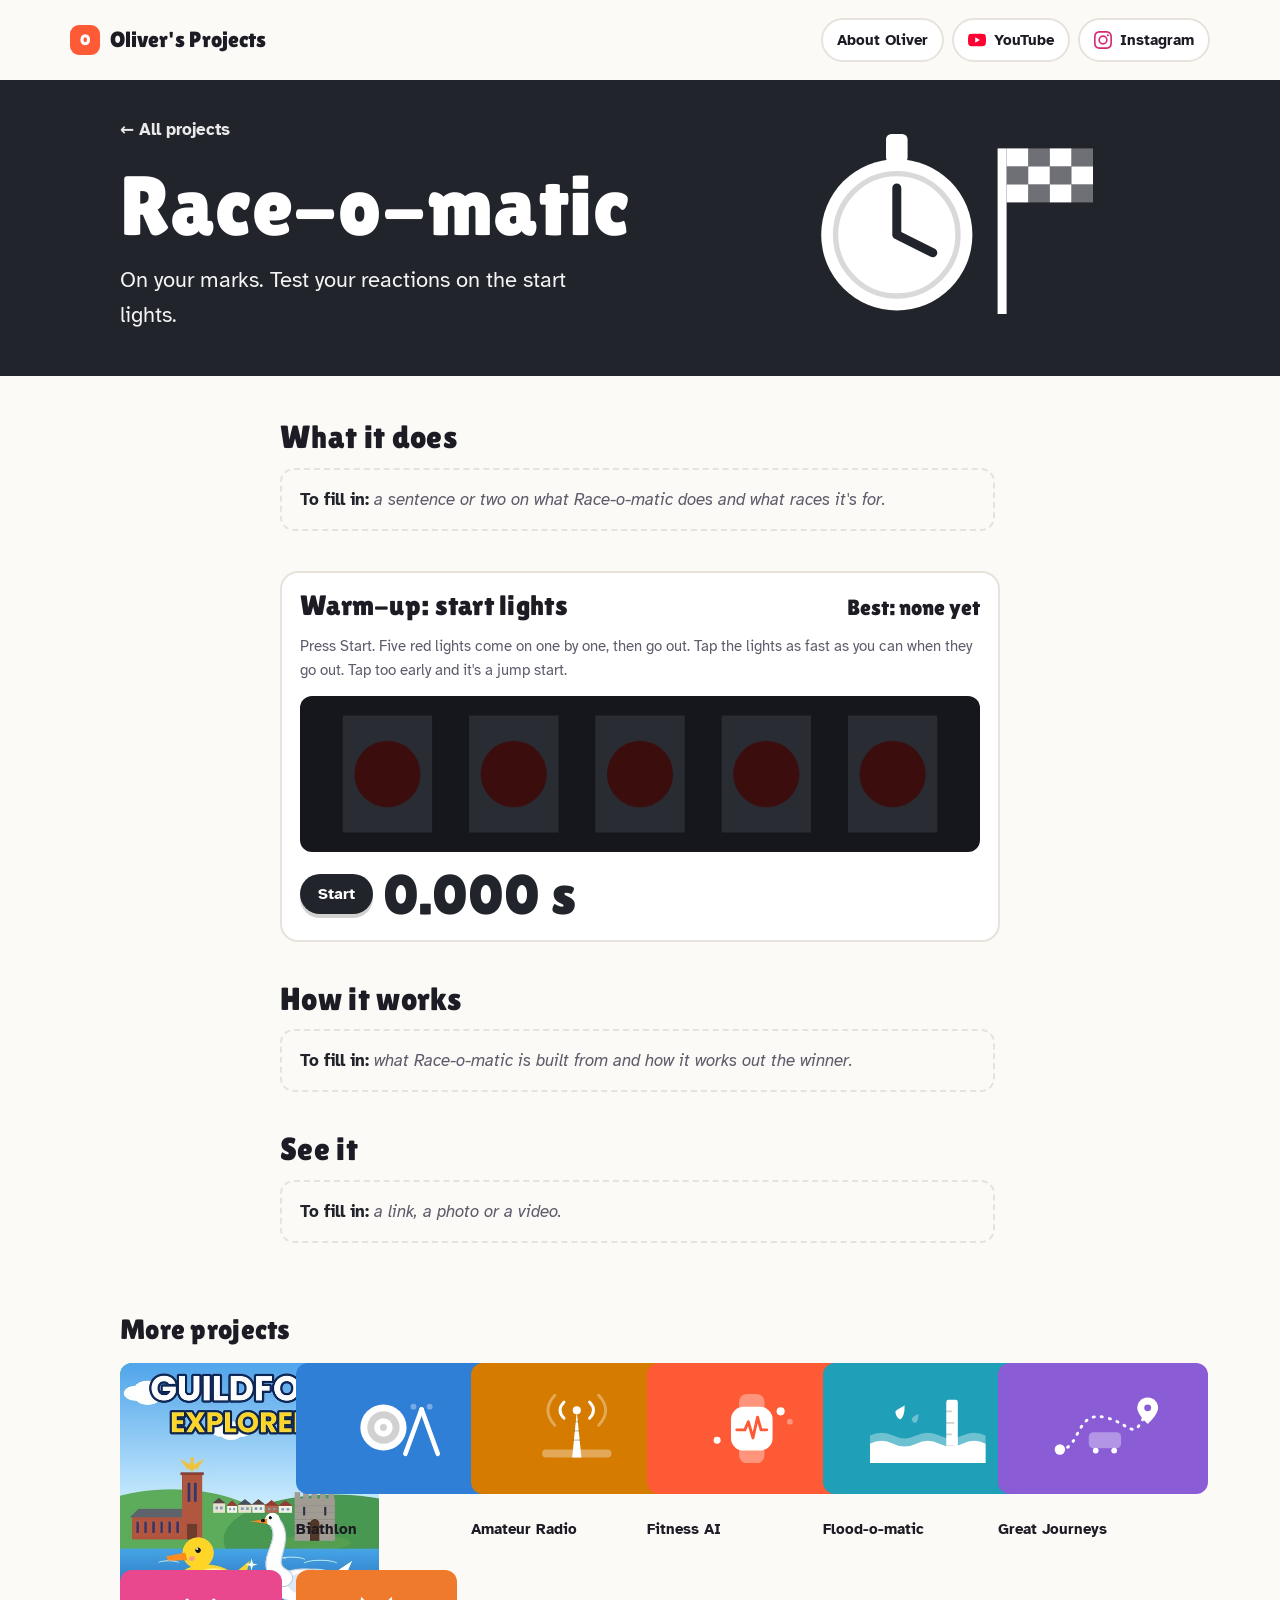
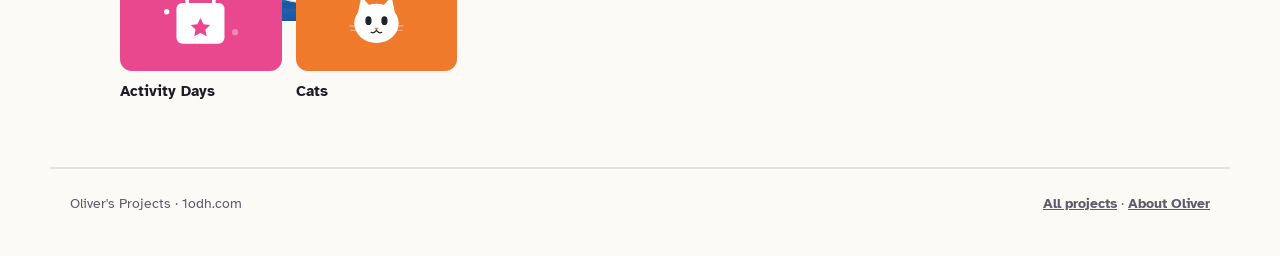
<file: race-o-matic.html>
<!doctype html>
<html lang="en-GB">
<head>
<meta charset="utf-8">
<meta name="viewport" content="width=device-width, initial-scale=1, viewport-fit=cover">
<title>Race-o-matic · Oliver&#x27;s Projects</title>
<meta name="description" content="On your marks. Test your reactions on the start lights.">
<link rel="preconnect" href="https://fonts.googleapis.com">
<link rel="preconnect" href="https://fonts.gstatic.com" crossorigin>
<link rel="stylesheet" href="https://fonts.googleapis.com/css2?family=Atkinson+Hyperlegible:wght@400;700&family=Lilita+One&display=swap">
<link rel="stylesheet" href="style.css">
</head>
<body><header class="topbar">
  <a class="brand" href="index.html"><span class="brand-dot">O</span>Oliver's Projects</a>
  <nav class="nav" aria-label="Main">
    <a class="pill" href="about.html">About Oliver</a>
    <a class="pill yt" href="https://www.youtube.com/@HamTechVibes" target="_blank" rel="noopener"><svg viewBox="0 0 24 24" aria-hidden="true"><path d="M23.5 6.2a3 3 0 0 0-2.1-2.1C19.5 3.6 12 3.6 12 3.6s-7.5 0-9.4.5A3 3 0 0 0 .5 6.2 31 31 0 0 0 0 12a31 31 0 0 0 .5 5.8 3 3 0 0 0 2.1 2.1c1.9.5 9.4.5 9.4.5s7.5 0 9.4-.5a3 3 0 0 0 2.1-2.1A31 31 0 0 0 24 12a31 31 0 0 0-.5-5.8zM9.6 15.6V8.4l6.3 3.6-6.3 3.6z"/></svg>YouTube</a>
    <a class="pill ig" href="https://www.instagram.com/hamtechvibes" target="_blank" rel="noopener"><svg viewBox="0 0 24 24" aria-hidden="true"><path d="M12 2.2c3.2 0 3.6 0 4.8.1 3.3.1 4.8 1.7 4.9 4.9.1 1.3.1 1.6.1 4.8s0 3.6-.1 4.8c-.1 3.2-1.7 4.8-4.9 4.9-1.3.1-1.6.1-4.8.1s-3.6 0-4.8-.1c-3.3-.1-4.8-1.7-4.9-4.9C2.2 15.6 2.2 15.2 2.2 12s0-3.6.1-4.8C2.4 3.9 3.9 2.4 7.2 2.3 8.4 2.2 8.8 2.2 12 2.2zM12 0C8.7 0 8.3 0 7.1.1 2.7.3.3 2.7.1 7.1 0 8.3 0 8.7 0 12s0 3.7.1 4.9c.2 4.4 2.6 6.8 7 7C8.3 24 8.7 24 12 24s3.7 0 4.9-.1c4.4-.2 6.8-2.6 7-7 .1-1.2.1-1.6.1-4.9s0-3.7-.1-4.9c-.2-4.4-2.6-6.8-7-7C15.7 0 15.3 0 12 0zm0 5.8a6.2 6.2 0 1 0 0 12.4 6.2 6.2 0 0 0 0-12.4zM12 16a4 4 0 1 1 0-8 4 4 0 0 1 0 8zm6.4-11.8a1.4 1.4 0 1 0 0 2.9 1.4 1.4 0 0 0 0-2.9z"/></svg>Instagram</a>
  </nav>
</header>
<div style="--c: var(--t-race)">
<section class="p-hero">
  <div class="p-hero-inner">
    <div>
      <a class="back" href="index.html">← All projects</a>
      <h1>Race-o-matic</h1>
      <p class="tagline">On your marks. Test your reactions on the start lights.</p>
    </div>
    <svg viewBox="0 0 200 120" aria-hidden="true">
<circle cx="76" cy="66" r="42" fill="#fff"/><rect x="70" y="10" width="12" height="16" rx="3" fill="#fff"/>
<circle cx="76" cy="66" r="34" fill="none" stroke="rgba(0,0,0,.15)" stroke-width="3"/>
<path d="M76 66 L76 40 M76 66 L96 76" stroke="#22242b" stroke-width="5" stroke-linecap="round"/>
<rect x="132" y="18" width="5" height="92" fill="#fff"/>
<g fill="#fff"><rect x="137" y="18" width="12" height="10"/><rect x="161" y="18" width="12" height="10"/><rect x="149" y="28" width="12" height="10"/><rect x="173" y="28" width="12" height="10"/><rect x="137" y="38" width="12" height="10"/><rect x="161" y="38" width="12" height="10"/></g>
<g fill="rgba(255,255,255,.35)"><rect x="149" y="18" width="12" height="10"/><rect x="173" y="18" width="12" height="10"/><rect x="137" y="28" width="12" height="10"/><rect x="161" y="28" width="12" height="10"/><rect x="149" y="38" width="12" height="10"/><rect x="173" y="38" width="12" height="10"/></g>
</svg>
  </div>
</section>
<main class="content">
<div class="block"><h2>What it does</h2>
<p class="todo">a sentence or two on what Race-o-matic does and what races it's for.</p></div>
<div class="toy">
  <div class="toy-head"><h2>Warm-up: start lights</h2><span class="score" id="rc-best">Best: none yet</span></div>
  <p class="toy-note">Press Start. Five red lights come on one by one, then go out. Tap the lights as fast as you can when they go out. Tap too early and it's a jump start.</p>
  <canvas id="rc" width="700" height="160" aria-label="Race start lights reaction game"></canvas>
  <div class="row"><button class="btn" id="rc-go" type="button">Start</button><span class="big-number" id="rc-time">0.000 s</span></div>
</div>
<div class="block"><h2>How it works</h2>
<p class="todo">what Race-o-matic is built from and how it works out the winner.</p></div>
<div class="block"><h2>See it</h2>
<p class="todo">a link, a photo or a video.</p></div>
<script>
(function () {
  var cv = document.getElementById('rc'), ctx = cv.getContext('2d'), W = cv.width, H = cv.height;
  var timeEl = document.getElementById('rc-time'), bestEl = document.getElementById('rc-best');
  var lit = 0, state = 'idle', outAt = 0, best = null, timers = [];
  function draw() {
    ctx.fillStyle = '#16171c'; ctx.fillRect(0, 0, W, H);
    for (var i = 0; i < 5; i++) {
      var x = 90 + i * 130;
      ctx.fillStyle = '#2a2c34'; ctx.fillRect(x - 46, 20, 92, 120);
      ctx.beginPath(); ctx.arc(x, 80, 34, 0, 7);
      ctx.fillStyle = i < lit ? '#ff2a2a' : '#3b0d0d'; ctx.fill();
    }
  }
  function clear() { timers.forEach(clearTimeout); timers = []; }
  function start() {
    clear(); lit = 0; state = 'lights'; timeEl.textContent = '...'; draw();
    for (var i = 1; i <= 5; i++) (function (n) { timers.push(setTimeout(function () { lit = n; draw(); }, n * 900)); })(i);
    timers.push(setTimeout(function () { lit = 0; draw(); state = 'go'; outAt = performance.now(); }, 4500 + 400 + Math.random() * 2200));
  }
  function tap() {
    if (state === 'lights') { clear(); state = 'idle'; lit = 0; draw(); timeEl.textContent = 'Jump start!'; return; }
    if (state !== 'go') return;
    state = 'idle';
    var t = (performance.now() - outAt) / 1000;
    timeEl.textContent = t.toFixed(3) + ' s';
    if (best === null || t < best) { best = t; bestEl.textContent = 'Best: ' + t.toFixed(3) + ' s'; }
  }
  document.getElementById('rc-go').onclick = start;
  cv.addEventListener('pointerdown', function (e) { e.preventDefault(); tap(); });
  draw();
})();
</script>
</main>
</div>
<section class="more">
  <h2>More projects</h2>
  <div class="more-row">
<a href="explore-guildford.html" style="--c: var(--t-guildford)"><span class="mini"><img src="guildford-explorers-icon.jpg" alt="" loading="lazy"></span>Explore Guildford</a>
<a href="biathlon.html" style="--c: var(--t-biathlon)"><span class="mini"><svg viewBox="0 0 200 120" aria-hidden="true">
<circle cx="70" cy="58" r="40" fill="#fff"/><circle cx="70" cy="58" r="28" fill="rgba(0,0,0,.18)"/><circle cx="70" cy="58" r="16" fill="#fff"/><circle cx="70" cy="58" r="6" fill="rgba(0,0,0,.18)"/>
<rect x="118" y="20" width="8" height="90" rx="4" transform="rotate(20 122 65)" fill="#fff"/><rect x="146" y="20" width="8" height="90" rx="4" transform="rotate(-20 150 65)" fill="#fff"/>
<circle cx="150" cy="22" r="5" fill="rgba(255,255,255,.35)"/><circle cx="122" cy="22" r="5" fill="rgba(255,255,255,.35)"/>
</svg></span>Biathlon</a>
<a href="amateur-radio.html" style="--c: var(--t-radio)"><span class="mini"><svg viewBox="0 0 200 120" aria-hidden="true">
<path d="M92 110 L100 30 L108 110Z" fill="#fff"/><path d="M94 80 H106 M95 64 H105 M97 48 H103" stroke="rgba(0,0,0,.18)" stroke-width="3"/>
<circle cx="100" cy="28" r="7" fill="#fff"/>
<path d="M78 14 Q64 28 78 42 M122 14 Q136 28 122 42" fill="none" stroke="#fff" stroke-width="5" stroke-linecap="round"/>
<path d="M62 2 Q38 28 62 54 M138 2 Q162 28 138 54" fill="none" stroke="rgba(255,255,255,.35)" stroke-width="5" stroke-linecap="round"/>
<rect x="40" y="96" width="120" height="14" rx="7" fill="rgba(255,255,255,.35)"/>
</svg></span>Amateur Radio</a>
<a href="fitness-ai.html" style="--c: var(--t-fitness)"><span class="mini"><svg viewBox="0 0 200 120" aria-hidden="true">
<rect x="78" y="0" width="44" height="120" rx="14" fill="rgba(255,255,255,.35)"/>
<rect x="64" y="22" width="72" height="76" rx="22" fill="#fff"/>
<path d="M74 62 H88 L94 48 L102 76 L110 40 L116 62 H126" fill="none" stroke="#ff5a36" stroke-width="5" stroke-linecap="round" stroke-linejoin="round"/>
<circle cx="150" cy="30" r="7" fill="#fff"/><circle cx="166" cy="48" r="5" fill="rgba(255,255,255,.35)"/><circle cx="40" cy="80" r="6" fill="#fff"/>
</svg></span>Fitness AI</a>
<a href="flood-o-matic.html" style="--c: var(--t-flood)"><span class="mini"><svg viewBox="0 0 200 120" aria-hidden="true">
<rect x="132" y="10" width="20" height="100" rx="4" fill="#fff"/>
<path d="M132 30 H142 M132 50 H146 M132 70 H142 M132 90 H146" stroke="rgba(0,0,0,.18)" stroke-width="3"/>
<path d="M0 72 Q20 62 40 72 T80 72 T120 72 T160 72 T200 72 V120 H0Z" fill="rgba(255,255,255,.35)"/>
<path d="M0 86 Q20 76 40 86 T80 86 T120 86 T160 86 T200 86 V120 H0Z" fill="#fff"/>
<path d="M60 20 Q60 40 52 44 Q44 40 44 30 Q48 26 60 20Z" fill="#fff"/><path d="M84 34 Q84 48 78 50 Q72 48 72 42 Q75 39 84 34Z" fill="rgba(255,255,255,.35)"/>
</svg></span>Flood-o-matic</a>
<a href="great-journeys.html" style="--c: var(--t-journeys)"><span class="mini"><svg viewBox="0 0 200 120" aria-hidden="true">
<path d="M24 96 C60 96 50 30 100 40 S150 90 176 24" fill="none" stroke="#fff" stroke-width="5" stroke-dasharray="2 12" stroke-linecap="round"/>
<circle cx="24" cy="96" r="9" fill="#fff"/>
<path d="M176 6 C164 6 158 16 158 24 C158 36 176 52 176 52 C176 52 194 36 194 24 C194 16 188 6 176 6Z" fill="#fff"/><circle cx="176" cy="24" r="6" fill="#8a5cd6"/>
<rect x="74" y="66" width="56" height="28" rx="8" fill="rgba(255,255,255,.35)"/><circle cx="86" cy="98" r="5" fill="#fff"/><circle cx="118" cy="98" r="5" fill="#fff"/>
</svg></span>Great Journeys</a>
<a href="activity-days.html" style="--c: var(--t-activity)"><span class="mini"><svg viewBox="0 0 200 120" aria-hidden="true">
<rect x="46" y="20" width="108" height="92" rx="14" fill="#fff"/><rect x="46" y="20" width="108" height="24" rx="12" fill="rgba(255,255,255,.35)"/>
<rect x="66" y="10" width="8" height="20" rx="4" fill="#fff"/><rect x="126" y="10" width="8" height="20" rx="4" fill="#fff"/>
<path d="M100 54 L107 68 L122 70 L111 80 L114 95 L100 88 L86 95 L89 80 L78 70 L93 68Z" fill="#e9488f"/>
<circle cx="24" cy="40" r="6" fill="#fff"/><circle cx="178" cy="86" r="7" fill="rgba(255,255,255,.35)"/>
</svg></span>Activity Days</a>
<a href="cats.html" style="--c: var(--t-cats)"><span class="mini"><svg viewBox="0 0 200 120" aria-hidden="true">
<path d="M58 44 L66 6 L92 34Z" fill="#fff"/><path d="M142 44 L134 6 L108 34Z" fill="#fff"/>
<ellipse cx="100" cy="66" rx="50" ry="44" fill="#fff"/>
<ellipse cx="82" cy="60" rx="7" ry="10" fill="#22242b"/><ellipse cx="118" cy="60" rx="7" ry="10" fill="#22242b"/>
<path d="M95 76 L105 76 L100 82Z" fill="#f07a2c"/>
<path d="M100 82 Q94 90 88 86 M100 82 Q106 90 112 86" fill="none" stroke="#22242b" stroke-width="2.5" stroke-linecap="round"/>
<path d="M40 72 H70 M42 82 H70 M130 72 H160 M130 82 H158" stroke="rgba(255,255,255,.35)" stroke-width="3" stroke-linecap="round"/>
</svg></span>Cats</a>
  </div>
</section>
<footer class="site">
  <span>Oliver's Projects · 1odh.com</span>
  <span><a href="index.html">All projects</a> · <a href="about.html">About Oliver</a></span>
</footer>
</body>
</html>
</file>
<file: style.css>
/* Oliver's Projects — shared styles
   Layout: big playful title, then a grid of chunky coloured tiles, each a little poster for one project. */
:root {
  --bg: #fbfaf7;
  --surface: #ffffff;
  --ink: #1d1b24;
  --muted: #5f5b6b;
  --line: #e7e3dc;
  --accent: #ff5a36;
  --display: "Lilita One", "Arial Rounded MT Bold", "Trebuchet MS", sans-serif;
  --body: "Atkinson Hyperlegible", "Segoe UI", system-ui, sans-serif;
  --mono: "JetBrains Mono", ui-monospace, Menlo, monospace;

  /* tile colours */
  --t-guildford: #3fae6a;
  --t-biathlon: #2f7fd6;
  --t-radio: #d47b00;
  --t-fitness: #ff5a36;
  --t-flood: #1f9fb8;
  --t-race: #22242b;
  --t-journeys: #8a5cd6;
  --t-activity: #e9488f;
  --t-cats: #f07a2c;
}
@media (prefers-color-scheme: dark) {
  :root:not([data-theme="light"]) {
    --bg: #15141a; --surface: #1e1d25; --ink: #f2f0f6; --muted: #a8a3b5; --line: #2e2c38;
    --t-race: #3a3d48; color-scheme: dark;
  }
}
:root[data-theme="dark"] {
  --bg: #15141a; --surface: #1e1d25; --ink: #f2f0f6; --muted: #a8a3b5; --line: #2e2c38;
  --t-race: #3a3d48; color-scheme: dark;
}

* { box-sizing: border-box; }
html { -webkit-text-size-adjust: 100%; }
body { margin: 0; background: var(--bg); color: var(--ink); font: 17px/1.6 var(--body); }
img, svg { max-width: 100%; }
a { color: inherit; }
a:focus-visible, button:focus-visible { outline: 3px solid var(--accent); outline-offset: 3px; border-radius: 6px; }
h1, h2, h3 { font-family: var(--display); font-weight: 400; line-height: 1.05; margin: 0; text-wrap: balance; letter-spacing: 0.01em; }
p { margin: 0; }

/* ---------- top bar ---------- */
.topbar { max-width: 1180px; margin: 0 auto; padding-inline: 20px; padding-block: 18px;
  display: flex; flex-wrap: wrap; align-items: center; justify-content: space-between; gap: 12px; }
.brand { font-family: var(--display); font-size: 22px; text-decoration: none; display: inline-flex; align-items: center; gap: 10px; }
.brand-dot { width: 30px; height: 30px; border-radius: 9px; background: var(--accent); display: grid; place-items: center; color: #fff; font-size: 15px; }
.nav { display: flex; flex-wrap: wrap; gap: 8px; align-items: center; }
.pill { display: inline-flex; align-items: center; gap: 8px; text-decoration: none; font-weight: 700; font-size: 15px;
  padding: 8px 14px; border-radius: 999px; border: 2px solid var(--line); background: var(--surface);
  transition: transform .15s ease, border-color .15s ease; }
.pill:hover { transform: translateY(-2px); border-color: var(--ink); }
.pill svg { width: 18px; height: 18px; flex: none; }
.pill.yt svg { fill: #ff0033; }
.pill.ig svg { fill: #d62976; }

/* ---------- home hero ---------- */
.home-hero { max-width: 1180px; margin: 0 auto; padding-inline: 20px; padding-block: 28px 36px; text-align: center; display: grid; gap: 14px; justify-items: center; }
.home-hero h1 { font-size: clamp(54px, 11vw, 120px); }
.home-hero h1 .o { color: var(--accent); display: inline-block; transform: rotate(-6deg); }
.home-hero p { color: var(--muted); font-size: clamp(17px, 2.2vw, 21px); max-width: 40ch; }

/* ---------- tile grid ---------- */
.grid { max-width: 1180px; margin: 0 auto; padding-inline: 20px; padding-block: 0 64px;
  display: grid; grid-template-columns: repeat(auto-fill, minmax(min(100%, 320px), 1fr)); gap: 26px; }
.tile { display: grid; gap: 12px; text-decoration: none; color: inherit; }
.tile-art { aspect-ratio: 16 / 10; border-radius: 18px; background: var(--c); position: relative; overflow: hidden;
  display: grid; place-items: center; box-shadow: 0 6px 0 rgba(0,0,0,.14);
  transition: transform .2s cubic-bezier(.3,1.6,.5,1), box-shadow .2s ease; max-width: 100%; }
.tile-art svg { width: 62%; height: auto; }
.tile:hover .tile-art { transform: translateY(-6px) rotate(-1deg); box-shadow: 0 12px 0 rgba(0,0,0,.14); }
.tile-name { font-family: var(--display); font-size: 25px; }
.tile-sub { color: var(--muted); font-size: 15px; margin-top: -8px; }
@media (prefers-reduced-motion: reduce) { .tile-art, .pill { transition: none; } .tile:hover .tile-art { transform: none; } }

/* ---------- project page ---------- */
.p-hero { background: var(--c); color: #fff; }
.p-hero-inner { max-width: 1080px; margin: 0 auto; padding-inline: 20px; padding-block: 36px 44px;
  display: grid; grid-template-columns: minmax(0, 1.3fr) minmax(0, 1fr); gap: 28px; align-items: center; }
.p-hero h1 { font-size: clamp(44px, 8vw, 84px); }
.p-hero .tagline { font-size: clamp(18px, 2.4vw, 22px); opacity: .95; max-width: 34ch; margin-top: 12px; }
.p-hero .back { display: inline-block; margin-bottom: 18px; font-weight: 700; text-decoration: none; opacity: .9; }
.p-hero .back:hover { opacity: 1; text-decoration: underline; }
.p-hero svg { width: 100%; max-width: 360px; justify-self: center; }
@media (max-width: 720px) { .p-hero-inner { grid-template-columns: 1fr; } .p-hero svg { max-width: 220px; } }

.content { max-width: 760px; margin: 0 auto; padding-inline: 20px; padding-block: 44px 72px; display: grid; gap: 40px; }
.block { display: grid; gap: 14px; }
.block h2 { font-size: 32px; }
.block p, .block li { max-width: 65ch; }
.block ul { margin: 0; padding-left: 22px; display: grid; gap: 6px; }
.facts { display: grid; grid-template-columns: repeat(auto-fit, minmax(min(100%, 200px), 1fr)); gap: 12px; }
.fact { background: var(--surface); border: 2px solid var(--line); border-radius: 14px; padding: 14px 16px; display: grid; gap: 4px; }
.fact b { font-family: var(--display); font-weight: 400; font-size: 20px; color: var(--c); }
.fact span { color: var(--muted); font-size: 15px; }
.todo { border: 2px dashed var(--line); border-radius: 14px; padding: 16px 18px; color: var(--muted); font-style: italic; }
.todo::before { content: "To fill in: "; font-style: normal; font-weight: 700; color: var(--c); }
.steps { list-style: none; padding: 0; margin: 0; display: grid; gap: 10px; counter-reset: s; }
.steps li { display: grid; grid-template-columns: 36px minmax(0, 1fr); gap: 12px; align-items: start; }
.steps li::before { counter-increment: s; content: counter(s); width: 36px; height: 36px; border-radius: 50%;
  display: grid; place-items: center; background: var(--c); color: #fff; font-family: var(--display); font-size: 18px; }
.steps li div { padding-top: 5px; min-width: 0; }
.steps li span { color: var(--muted); }
.cta { display: inline-flex; align-items: center; gap: 8px; background: var(--c); color: #fff; text-decoration: none;
  font-weight: 700; padding: 12px 20px; border-radius: 999px; justify-self: start; box-shadow: 0 4px 0 rgba(0,0,0,.18); }
.cta:hover { transform: translateY(-2px); }

.more { max-width: 1080px; margin: 0 auto; padding-inline: 20px; padding-block: 0 64px; display: grid; gap: 18px; }
.more h2 { font-size: 28px; }
.more-row { display: grid; grid-template-columns: repeat(auto-fill, minmax(min(100%, 150px), 1fr)); gap: 14px; }
.more-row a { display: grid; gap: 8px; text-decoration: none; font-weight: 700; font-size: 15px; }
.more-row .mini { aspect-ratio: 16 / 10; border-radius: 12px; background: var(--c); display: grid; place-items: center; }
.more-row .mini svg { width: 55%; height: auto; }

/* ---------- about ---------- */
.about-hero { max-width: 1080px; margin: 0 auto; padding-inline: 20px; padding-block: 24px 8px;
  display: grid; grid-template-columns: auto minmax(0, 1fr); gap: 28px; align-items: center; }
.avatar { width: 150px; height: 150px; border-radius: 40px; background: var(--accent); display: grid; place-items: center; transform: rotate(-4deg); }
.avatar span { font-family: var(--display); color: #fff; font-size: 64px; }
.about-hero h1 { font-size: clamp(44px, 8vw, 80px); }
@media (max-width: 560px) { .about-hero { grid-template-columns: 1fr; } .avatar { width: 110px; height: 110px; border-radius: 30px; } .avatar span { font-size: 46px; } }
.tags { display: flex; flex-wrap: wrap; gap: 8px; }
.tag { padding: 6px 12px; border-radius: 999px; background: var(--surface); border: 2px solid var(--line); font-size: 15px; font-weight: 700; }

footer.site { max-width: 1180px; margin: 0 auto; padding-inline: 20px; padding-block: 24px 40px; border-top: 2px solid var(--line);
  color: var(--muted); font-size: 14px; display: flex; flex-wrap: wrap; justify-content: space-between; gap: 10px; }
footer.site a { font-weight: 700; }

/* ---------- interactive toys on project pages ---------- */
.toy { background: var(--surface); border: 2px solid var(--line); border-radius: 18px; padding: 18px; display: grid; gap: 14px; }
.toy-head { display: flex; flex-wrap: wrap; justify-content: space-between; align-items: baseline; gap: 8px; }
.toy-head h2 { font-size: 28px; }
.toy-note { color: var(--muted); font-size: 15px; }
.btn { font: 700 16px var(--body); border: 0; border-radius: 999px; padding: 10px 18px; cursor: pointer;
  background: var(--c); color: #fff; box-shadow: 0 4px 0 rgba(0,0,0,.18); }
.btn:active { transform: translateY(2px); box-shadow: 0 2px 0 rgba(0,0,0,.18); }
.btn.ghost { background: var(--surface); color: var(--ink); border: 2px solid var(--line); box-shadow: none; }
.toy canvas { width: 100%; height: auto; display: block; border-radius: 12px; touch-action: manipulation; cursor: crosshair; max-width: 100%; }
.score { font: 400 22px var(--display); }
.row { display: flex; flex-wrap: wrap; gap: 10px; align-items: center; }
.toy input[type="text"] { font: 17px var(--body); padding: 10px 14px; border-radius: 12px; border: 2px solid var(--line);
  background: var(--bg); color: var(--ink); flex: 1 1 220px; min-width: 0; }
.toy input[type="range"] { flex: 1 1 220px; accent-color: var(--c); }
.morse { font: 500 20px/1.7 var(--mono); letter-spacing: .08em; overflow-wrap: anywhere; min-height: 1.7em; color: var(--c); }
.big-number { font: 400 clamp(36px, 7vw, 56px)/1 var(--display); color: var(--c); font-variant-numeric: tabular-nums; }
.chain { display: grid; grid-template-columns: repeat(3, minmax(0, 1fr)); gap: 10px; }
.node { border-radius: 14px; border: 2px solid var(--line); padding: 12px; display: grid; gap: 6px; justify-items: center; text-align: center; font-size: 14px; color: var(--muted); }
.node b { color: var(--ink); font-size: 15px; }
.led { display: grid; grid-template-columns: repeat(5, 10px); gap: 3px; }
.led i { width: 10px; height: 10px; border-radius: 2px; background: var(--line); }
.led i.on { background: #ff3b30; box-shadow: 0 0 6px #ff3b30; }
@media (max-width: 480px) { .chain { grid-template-columns: 1fr; } }

/* ---------- game card, hat, call sign ---------- */
.game-card { display: grid; grid-template-columns: minmax(0, 200px) minmax(0, 1fr); gap: 22px; align-items: center;
  background: var(--surface); border: 2px solid var(--line); border-radius: 18px; padding: 18px; }
.game-card img { width: 100%; height: auto; border-radius: 16px; display: block; max-width: 100%; }
.game-card-text { display: grid; gap: 10px; min-width: 0; }
.game-card-text h2 { font-size: 30px; }
.game-card.hat { grid-template-columns: minmax(0, 150px) minmax(0, 1fr); }
@media (max-width: 520px) { .game-card, .game-card.hat { grid-template-columns: 1fr; } .game-card img { max-width: 220px; } }
.callsign { display: grid; gap: 4px; justify-items: start; background: var(--c); color: #fff; border-radius: 18px; padding: 20px 22px; box-shadow: 0 6px 0 rgba(0,0,0,.14); }
.cs-label { font-weight: 700; font-size: 14px; letter-spacing: .1em; text-transform: uppercase; opacity: .9; }
.cs { font: 400 clamp(48px, 11vw, 84px)/1 var(--display); letter-spacing: .04em; }
.cs-phon { font-size: 15px; opacity: .95; }
.tile-art img { width: 100%; height: 100%; object-fit: cover; display: block; }
.more-row .mini img { width: 100%; height: 100%; object-fit: cover; border-radius: 12px; display: block; }
</file>
